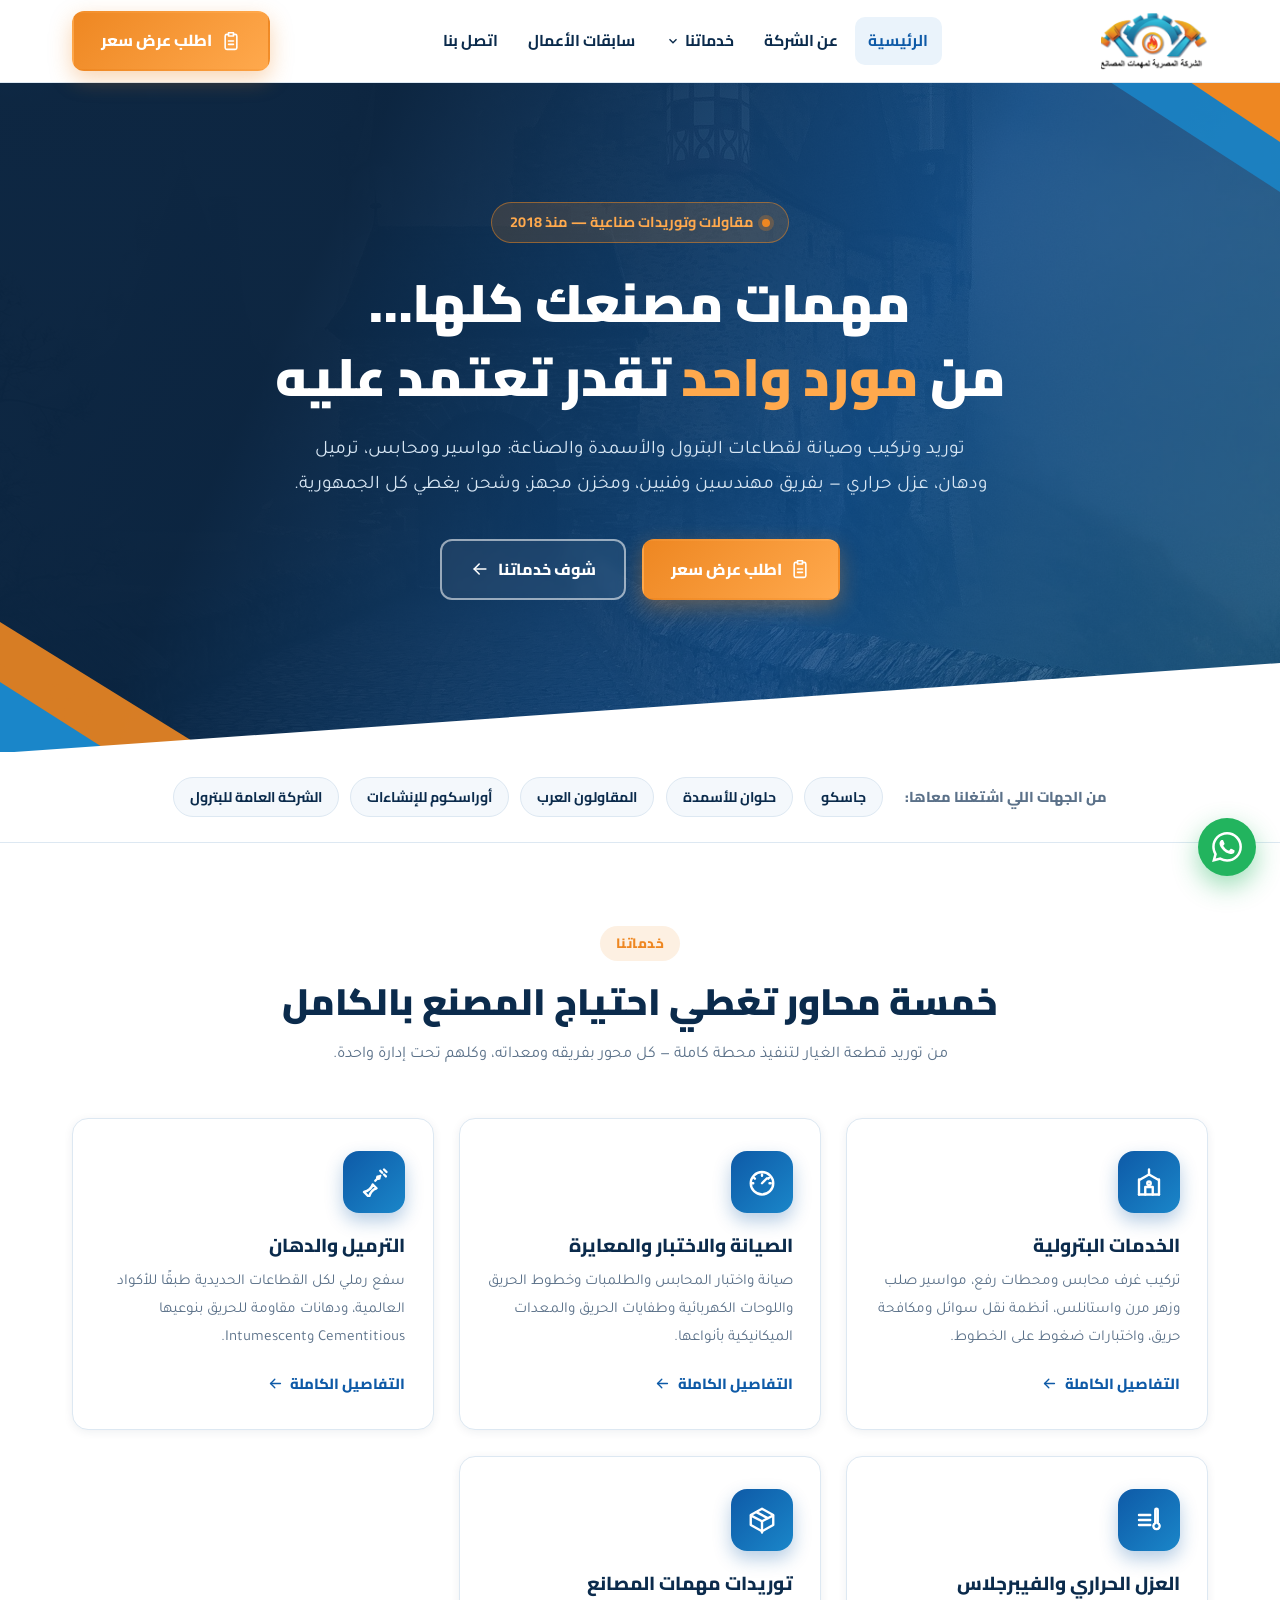
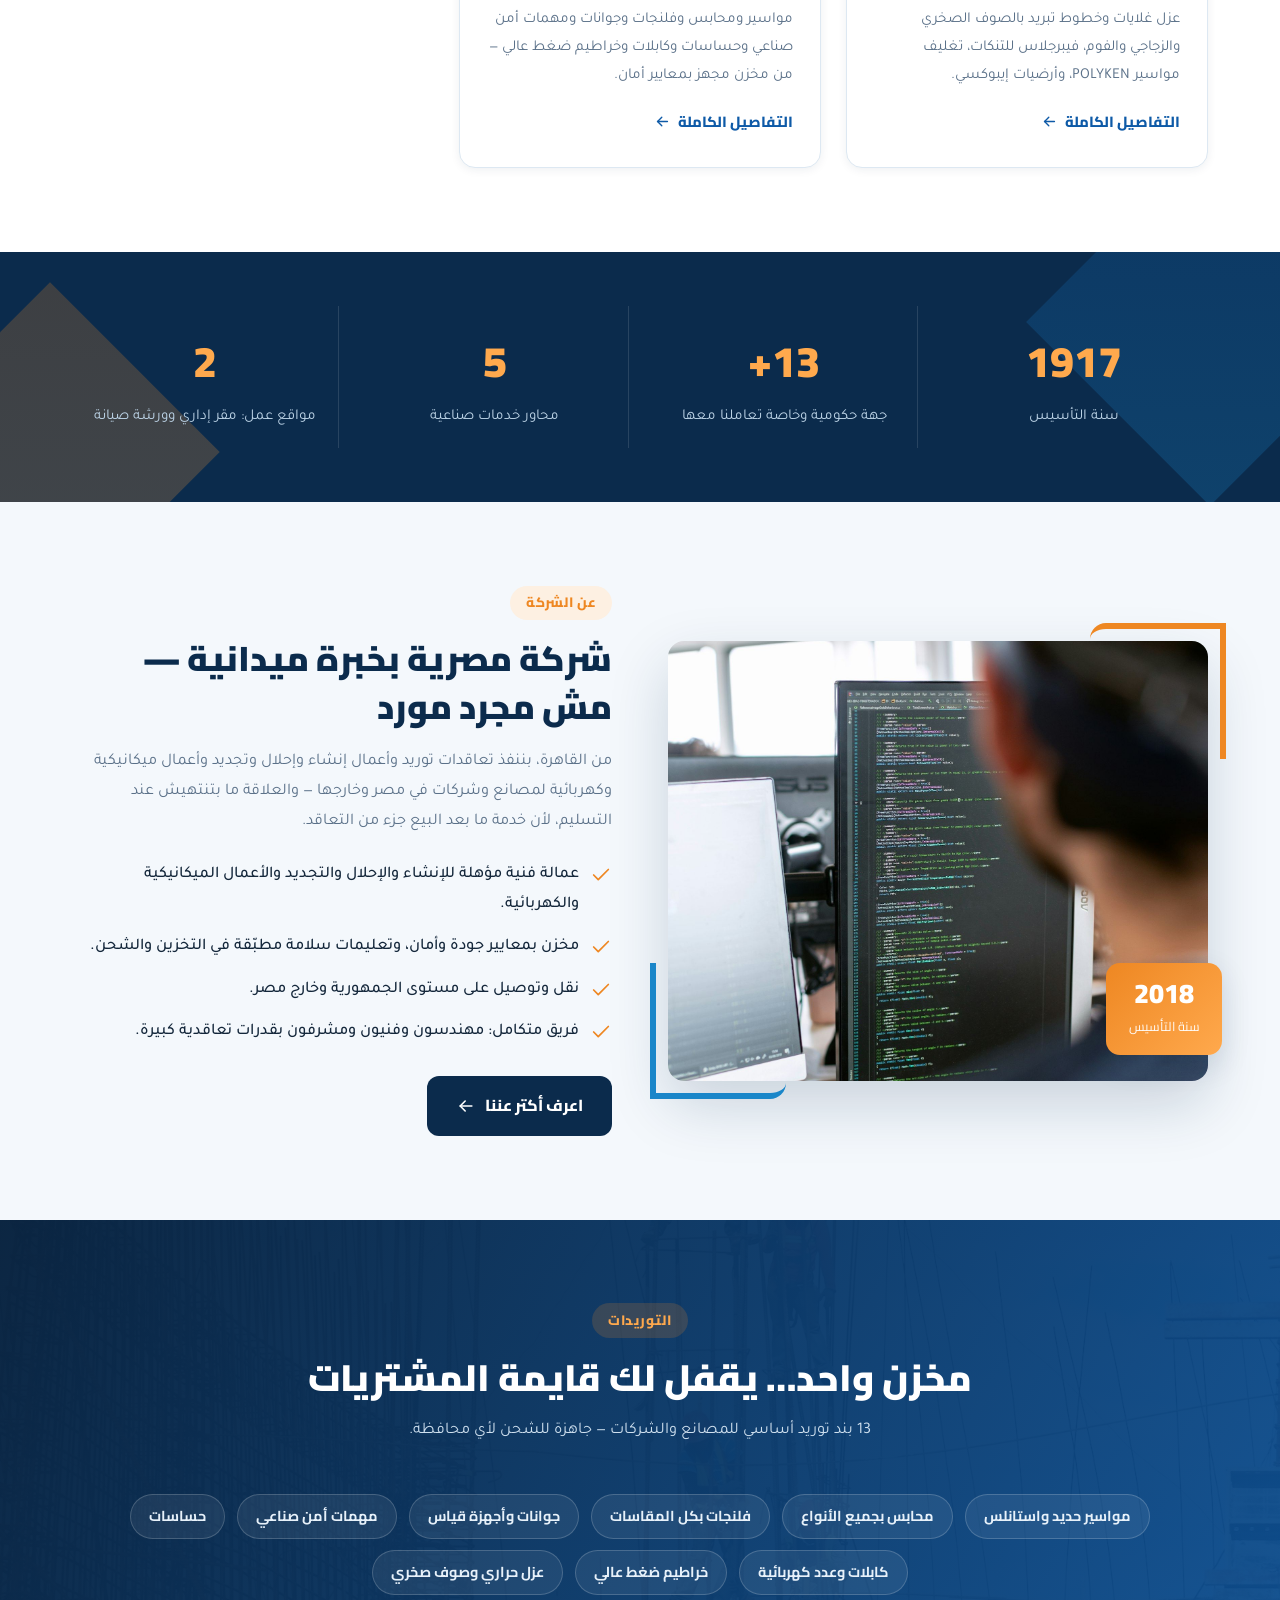
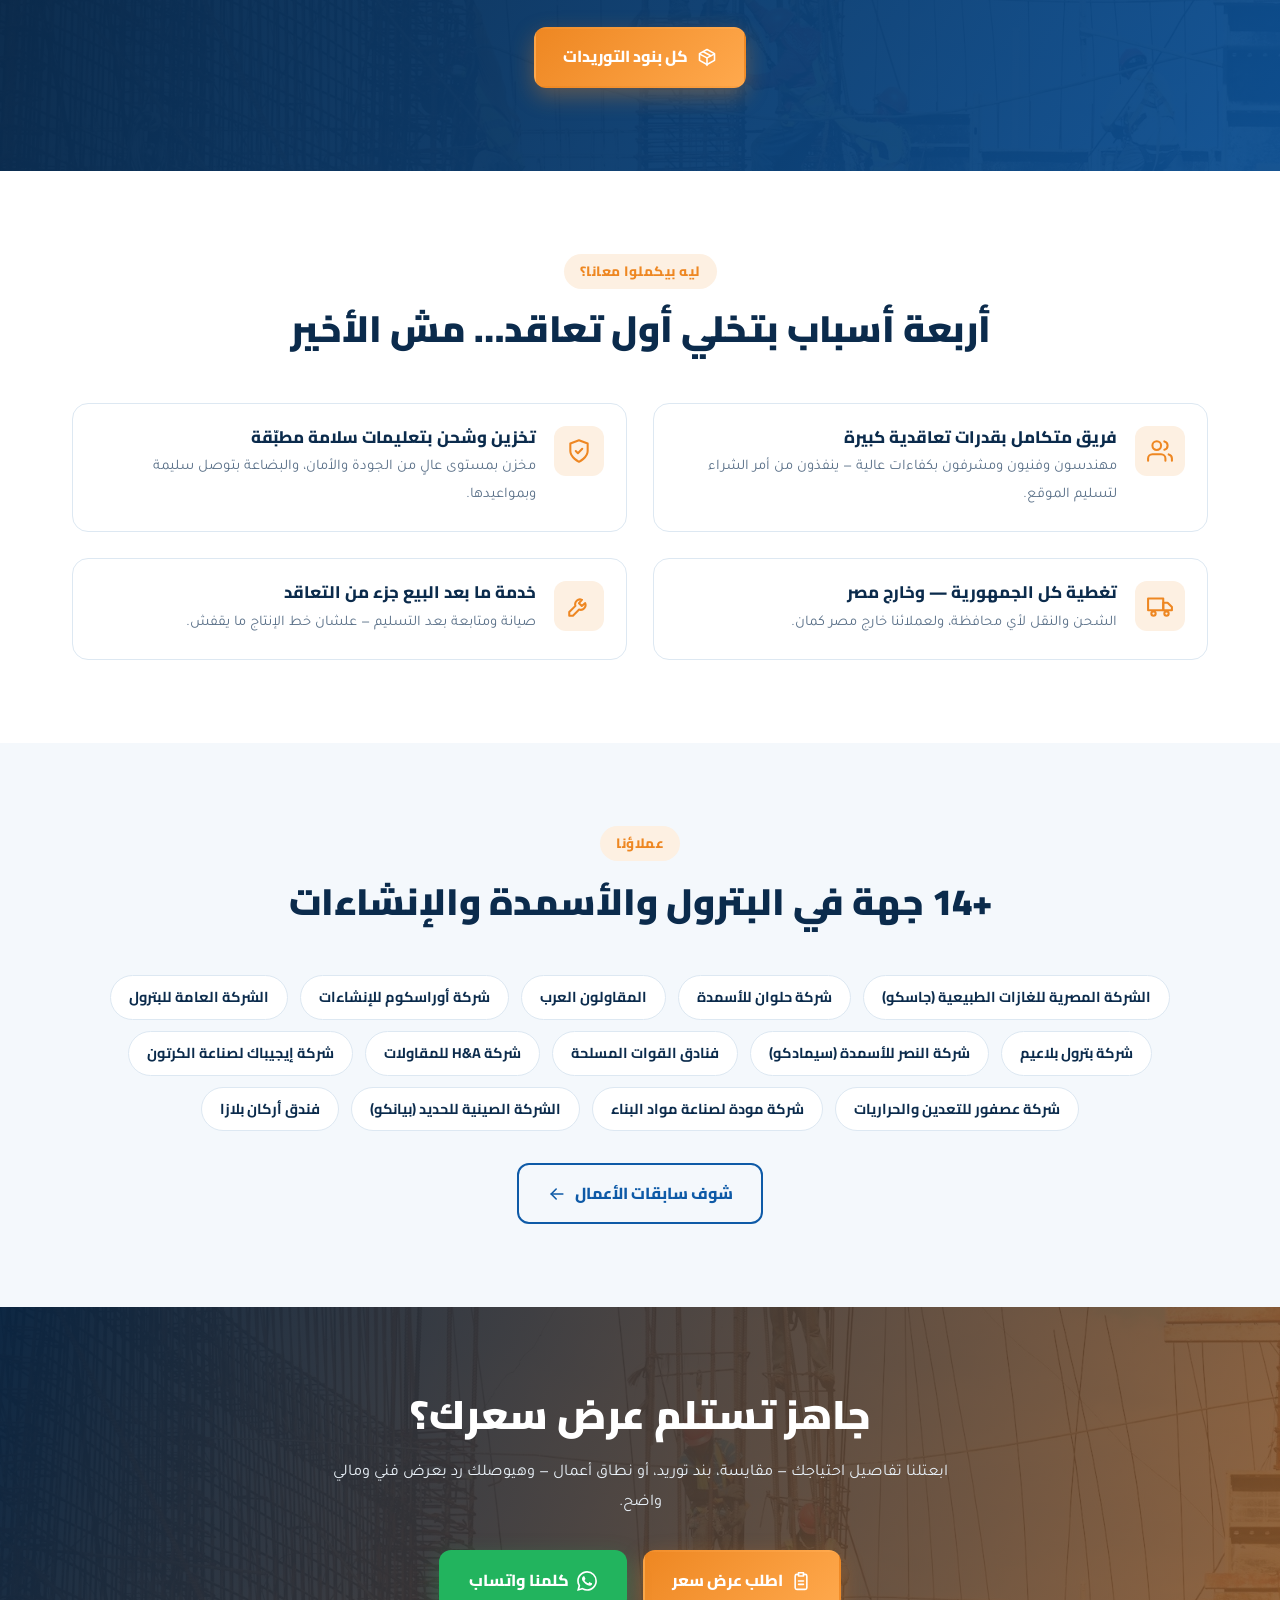
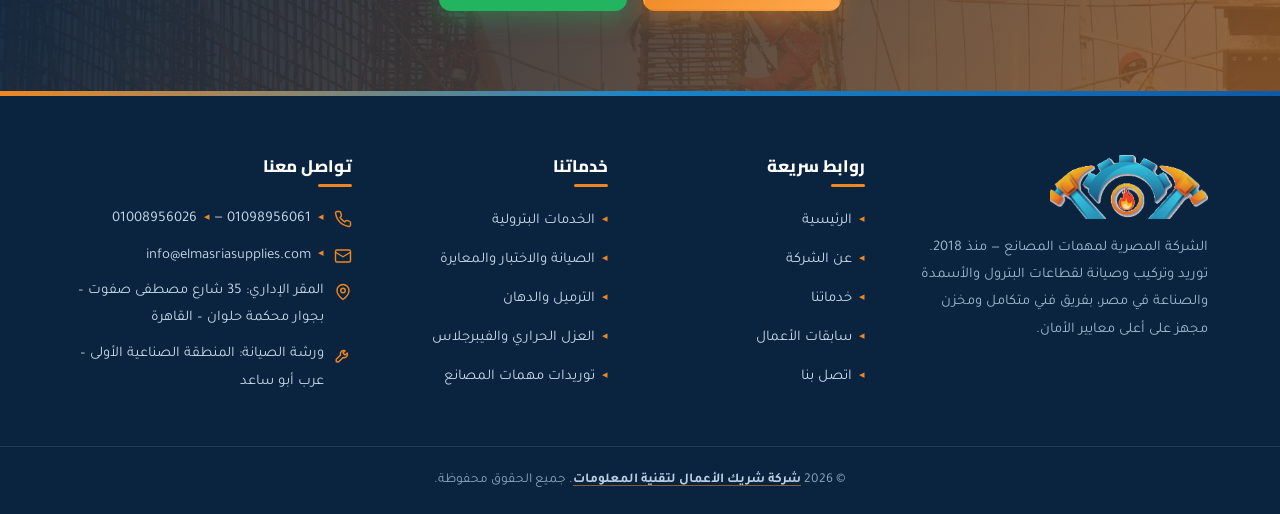
<file: index.html>
<!DOCTYPE html>
<!-- Built with Claude website-builder skill -->
<html lang="ar" dir="rtl">
<head>
<meta charset="UTF-8">
<meta name="viewport" content="width=device-width, initial-scale=1.0">
<title>الشركة المصرية لمهمات المصانع | توريدات وخدمات صناعية في مصر</title>
<meta name="description" content="توريد وتركيب وصيانة مهمات المصانع في مصر منذ 2018: مواسير ومحابس، خدمات بترولية، ترميل ودهان، وعزل حراري — لقطاعات البترول والأسمدة والكهرباء.">
<link rel="canonical" href="https://elmasriasupplies.com/">
<meta name="robots" content="index, follow, max-image-preview:large">
<meta name="theme-color" content="#0b2b4c">
<meta property="og:type" content="website">
<meta property="og:site_name" content="الشركة المصرية لمهمات المصانع">
<meta property="og:locale" content="ar_EG">
<meta property="og:title" content="الشركة المصرية لمهمات المصانع | توريدات وخدمات صناعية في مصر">
<meta property="og:description" content="توريد وتركيب وصيانة مهمات المصانع في مصر منذ 2018: مواسير ومحابس، خدمات بترولية، ترميل ودهان، وعزل حراري — لقطاعات البترول والأسمدة والكهرباء.">
<meta property="og:url" content="https://elmasriasupplies.com/">
<meta property="og:image" content="https://elmasriasupplies.com/assets/img/og-cover-v2.jpg">
<meta property="og:image:width" content="1200">
<meta property="og:image:height" content="630">
<meta property="og:image:type" content="image/jpeg">
<meta property="og:image:alt" content="الشركة المصرية لمهمات المصانع — توريد وتركيب وصيانة لقطاعات البترول والأسمدة والصناعة">
<meta name="twitter:card" content="summary_large_image">
<meta name="twitter:title" content="الشركة المصرية لمهمات المصانع | توريدات وخدمات صناعية في مصر">
<meta name="twitter:description" content="توريد وتركيب وصيانة مهمات المصانع في مصر منذ 2018: مواسير ومحابس، خدمات بترولية، ترميل ودهان، وعزل حراري — لقطاعات البترول والأسمدة والكهرباء.">
<meta name="twitter:image" content="https://elmasriasupplies.com/assets/img/og-cover-v2.jpg">
<link rel="icon" type="image/png" sizes="32x32" href="assets/img/favicon-32.png">
<link rel="icon" type="image/png" sizes="192x192" href="assets/img/favicon-192.png">
<link rel="apple-touch-icon" href="assets/img/favicon-192.png">
<link rel="preconnect" href="https://fonts.googleapis.com">
<link rel="preconnect" href="https://fonts.gstatic.com" crossorigin>
<link href="https://fonts.googleapis.com/css2?family=Cairo:wght@600;700;800;900&family=Tajawal:wght@400;500;700&display=swap" rel="stylesheet">
<link rel="preload" as="image" href="assets/img/hero-industrial-egypt.jpg" fetchpriority="high">
<link rel="stylesheet" href="assets/css/style.css?v=df6ea2d7">
<script type="application/ld+json">{"@context": "https://schema.org", "@type": "Organization", "@id": "https://elmasriasupplies.com/#org", "name": "الشركة المصرية لمهمات المصانع", "alternateName": "Egyptian Company for Factory Supplies", "url": "https://elmasriasupplies.com/", "logo": "https://elmasriasupplies.com/assets/img/logo.png", "image": "https://elmasriasupplies.com/assets/img/og-cover-v2.jpg", "email": "info@elmasriasupplies.com", "telephone": "+201098956061", "foundingDate": "2018", "address": {"@type": "PostalAddress", "streetAddress": "35 شارع مصطفى صفوت، بجوار محكمة حلوان", "addressLocality": "القاهرة", "addressCountry": "EG"}, "contactPoint": [{"@type": "ContactPoint", "telephone": "+201098956061", "contactType": "sales", "availableLanguage": ["ar"]}, {"@type": "ContactPoint", "telephone": "+201008956026", "contactType": "customer service", "availableLanguage": ["ar"]}], "areaServed": "EG"}</script>
<script type="application/ld+json">{"@context": "https://schema.org", "@type": "WebSite", "name": "الشركة المصرية لمهمات المصانع", "url": "https://elmasriasupplies.com/", "inLanguage": "ar"}</script>
</head>
<body>

<header class="header">
  <div class="container">
    <a class="brand" href="index.html" aria-label="الشركة المصرية لمهمات المصانع — الرئيسية">
      <img src="assets/img/logo.png" alt="شعار الشركة المصرية لمهمات المصانع" width="180" height="98">
    </a>
    <nav aria-label="القائمة الرئيسية"><ul class="nav"><li class="active"><a href="index.html">الرئيسية</a></li><li><a href="about.html">عن الشركة</a></li><li class="has-dd"><a href="services.html">خدماتنا <svg class="caret" viewBox="0 0 24 24" fill="none" stroke="currentColor" stroke-width="2.4"><path d="M6 9l6 6 6-6"/></svg></a><div class="dropdown"><a href="petroleum-services.html"><svg viewBox="0 0 24 24" fill="none" stroke="currentColor" stroke-width="1.9" stroke-linecap="round" stroke-linejoin="round" aria-hidden="true"><path d="M12 2v4"/><path d="M5 10l7-4 7 4"/><path d="M4 22V10m16 12V10"/><path d="M4 22h16"/><path d="M9 22v-6h6v6"/><circle cx="12" cy="13" r="1.4"/></svg> الخدمات البترولية</a><a href="maintenance-calibration.html"><svg viewBox="0 0 24 24" fill="none" stroke="currentColor" stroke-width="1.9" stroke-linecap="round" stroke-linejoin="round" aria-hidden="true"><circle cx="12" cy="13" r="9"/><path d="M12 13l4-4"/><path d="M12 6v1M5.6 8.6l.7.7M19 13h-1M5 13H4M17.7 8.6l-.7.7"/></svg> الصيانة والاختبار والمعايرة</a><a href="sandblasting-painting.html"><svg viewBox="0 0 24 24" fill="none" stroke="currentColor" stroke-width="1.9" stroke-linecap="round" stroke-linejoin="round" aria-hidden="true"><path d="M4 20c4-1 6-3 7-6l3 3c-3 1-5 3-6 7z"/><path d="M13 11l4-4"/><path d="M17 3l1.5 1.5M20 6l1.5 1.5M20 2l2 2"/><circle cx="15.5" cy="8.5" r="1"/></svg> الترميل والدهان</a><a href="thermal-insulation.html"><svg viewBox="0 0 24 24" fill="none" stroke="currentColor" stroke-width="1.9" stroke-linecap="round" stroke-linejoin="round" aria-hidden="true"><path d="M4 8h9M4 12h9M4 16h9"/><path d="M17 4v10.5a2.5 2.5 0 1 0 2 0V4a1 1 0 0 0-2 0z"/></svg> العزل الحراري والفيبرجلاس</a><a href="supplies.html"><svg viewBox="0 0 24 24" fill="none" stroke="currentColor" stroke-width="1.9" stroke-linecap="round" stroke-linejoin="round" aria-hidden="true"><path d="M21 8l-9-5-9 5v8l9 5 9-5z"/><path d="M3.3 8.5L12 13l8.7-4.5"/><path d="M12 13v9"/><path d="M7.5 5.7l9 4.8"/></svg> توريدات مهمات المصانع</a><a class="all" href="services.html">كل الخدمات <svg viewBox="0 0 24 24" fill="none" stroke="currentColor" stroke-width="1.9" stroke-linecap="round" stroke-linejoin="round" aria-hidden="true"><path d="M19 12H5"/><path d="M11 6l-6 6 6 6"/></svg></a></div></li><li><a href="projects.html">سابقات الأعمال</a></li><li><a href="contact.html">اتصل بنا</a></li></ul></nav>
    <div class="header-cta">
      <a class="btn btn-orange" href="contact.html"><svg viewBox="0 0 24 24" fill="none" stroke="currentColor" stroke-width="1.9" stroke-linecap="round" stroke-linejoin="round" aria-hidden="true"><path d="M9 2h6v4H9z"/><path d="M9 4H7a2 2 0 0 0-2 2v14a2 2 0 0 0 2 2h10a2 2 0 0 0 2-2V6a2 2 0 0 0-2-2h-2"/><path d="M9 12h6M9 16h6"/></svg> اطلب عرض سعر</a>
      <button class="burger" aria-label="فتح القائمة" aria-expanded="false"><span></span><span></span><span></span></button>
    </div>
  </div>
</header>

<section class="hero">
  <i class="ribbon tl"></i><i class="ribbon tl2"></i>
  <div class="container">
    <span class="eyebrow">مقاولات وتوريدات صناعية — منذ 2018</span>
    <h1>مهمات مصنعك كلها…<br>من <em>مورد واحد</em> تقدر تعتمد عليه</h1>
    <p>توريد وتركيب وصيانة لقطاعات البترول والأسمدة والصناعة: مواسير ومحابس، ترميل ودهان، عزل حراري — بفريق مهندسين وفنيين، ومخزن مجهز، وشحن يغطي كل الجمهورية.</p>
    <div class="hero-cta">
      <a class="btn btn-orange" href="contact.html"><svg viewBox="0 0 24 24" fill="none" stroke="currentColor" stroke-width="1.9" stroke-linecap="round" stroke-linejoin="round" aria-hidden="true"><path d="M9 2h6v4H9z"/><path d="M9 4H7a2 2 0 0 0-2 2v14a2 2 0 0 0 2 2h10a2 2 0 0 0 2-2V6a2 2 0 0 0-2-2h-2"/><path d="M9 12h6M9 16h6"/></svg> اطلب عرض سعر</a>
      <a class="btn btn-ghost" href="services.html">شوف خدماتنا <svg viewBox="0 0 24 24" fill="none" stroke="currentColor" stroke-width="1.9" stroke-linecap="round" stroke-linejoin="round" aria-hidden="true"><path d="M19 12H5"/><path d="M11 6l-6 6 6 6"/></svg></a>
    </div>
  </div>
  <i class="ribbon br"></i><i class="ribbon br2"></i>
  <div class="hero-shape"><svg viewBox="0 0 1440 90" preserveAspectRatio="none"><polygon points="0,90 1440,90 1440,0" fill="#ffffff"/></svg></div>
</section>

<section class="trust">
  <div class="container">
    <span class="tl-label">من الجهات اللي اشتغلنا معاها:</span>
    <ul><li>جاسكو</li><li>حلوان للأسمدة</li><li>المقاولون العرب</li><li>أوراسكوم للإنشاءات</li><li>الشركة العامة للبترول</li></ul>
  </div>
</section>

<section class="sec">
  <div class="container">
    <div class="sec-head rv">
      <span class="kicker">خدماتنا</span>
      <h2>خمسة محاور تغطي احتياج المصنع بالكامل</h2>
      <p>من توريد قطعة الغيار لتنفيذ محطة كاملة — كل محور بفريقه ومعداته، وكلهم تحت إدارة واحدة.</p>
    </div>
    <div class="grid g3">
      <a class="card rv d1" href="petroleum-services.html">
        <span class="ico"><svg viewBox="0 0 24 24" fill="none" stroke="currentColor" stroke-width="1.9" stroke-linecap="round" stroke-linejoin="round" aria-hidden="true"><path d="M12 2v4"/><path d="M5 10l7-4 7 4"/><path d="M4 22V10m16 12V10"/><path d="M4 22h16"/><path d="M9 22v-6h6v6"/><circle cx="12" cy="13" r="1.4"/></svg></span>
        <h3>الخدمات البترولية</h3>
        <p>تركيب غرف محابس ومحطات رفع، مواسير صلب وزهر مرن واستانلس، أنظمة نقل سوائل ومكافحة حريق، واختبارات ضغوط على الخطوط.</p>
        <span class="more">التفاصيل الكاملة <svg viewBox="0 0 24 24" fill="none" stroke="currentColor" stroke-width="1.9" stroke-linecap="round" stroke-linejoin="round" aria-hidden="true"><path d="M19 12H5"/><path d="M11 6l-6 6 6 6"/></svg></span>
      </a>
      <a class="card rv d2" href="maintenance-calibration.html">
        <span class="ico"><svg viewBox="0 0 24 24" fill="none" stroke="currentColor" stroke-width="1.9" stroke-linecap="round" stroke-linejoin="round" aria-hidden="true"><circle cx="12" cy="13" r="9"/><path d="M12 13l4-4"/><path d="M12 6v1M5.6 8.6l.7.7M19 13h-1M5 13H4M17.7 8.6l-.7.7"/></svg></span>
        <h3>الصيانة والاختبار والمعايرة</h3>
        <p>صيانة واختبار المحابس والطلمبات وخطوط الحريق واللوحات الكهربائية وطفايات الحريق والمعدات الميكانيكية بأنواعها.</p>
        <span class="more">التفاصيل الكاملة <svg viewBox="0 0 24 24" fill="none" stroke="currentColor" stroke-width="1.9" stroke-linecap="round" stroke-linejoin="round" aria-hidden="true"><path d="M19 12H5"/><path d="M11 6l-6 6 6 6"/></svg></span>
      </a>
      <a class="card rv d3" href="sandblasting-painting.html">
        <span class="ico"><svg viewBox="0 0 24 24" fill="none" stroke="currentColor" stroke-width="1.9" stroke-linecap="round" stroke-linejoin="round" aria-hidden="true"><path d="M4 20c4-1 6-3 7-6l3 3c-3 1-5 3-6 7z"/><path d="M13 11l4-4"/><path d="M17 3l1.5 1.5M20 6l1.5 1.5M20 2l2 2"/><circle cx="15.5" cy="8.5" r="1"/></svg></span>
        <h3>الترميل والدهان</h3>
        <p>سفع رملي لكل القطاعات الحديدية طبقًا للأكواد العالمية، ودهانات مقاومة للحريق بنوعيها Cementitious وIntumescent.</p>
        <span class="more">التفاصيل الكاملة <svg viewBox="0 0 24 24" fill="none" stroke="currentColor" stroke-width="1.9" stroke-linecap="round" stroke-linejoin="round" aria-hidden="true"><path d="M19 12H5"/><path d="M11 6l-6 6 6 6"/></svg></span>
      </a>
      <a class="card rv d4" href="thermal-insulation.html">
        <span class="ico"><svg viewBox="0 0 24 24" fill="none" stroke="currentColor" stroke-width="1.9" stroke-linecap="round" stroke-linejoin="round" aria-hidden="true"><path d="M4 8h9M4 12h9M4 16h9"/><path d="M17 4v10.5a2.5 2.5 0 1 0 2 0V4a1 1 0 0 0-2 0z"/></svg></span>
        <h3>العزل الحراري والفيبرجلاس</h3>
        <p>عزل غلايات وخطوط تبريد بالصوف الصخري والزجاجي والفوم، فيبرجلاس للتنكات، تغليف مواسير POLYKEN، وأرضيات إيبوكسي.</p>
        <span class="more">التفاصيل الكاملة <svg viewBox="0 0 24 24" fill="none" stroke="currentColor" stroke-width="1.9" stroke-linecap="round" stroke-linejoin="round" aria-hidden="true"><path d="M19 12H5"/><path d="M11 6l-6 6 6 6"/></svg></span>
      </a>
      <a class="card rv d1" href="supplies.html">
        <span class="ico"><svg viewBox="0 0 24 24" fill="none" stroke="currentColor" stroke-width="1.9" stroke-linecap="round" stroke-linejoin="round" aria-hidden="true"><path d="M21 8l-9-5-9 5v8l9 5 9-5z"/><path d="M3.3 8.5L12 13l8.7-4.5"/><path d="M12 13v9"/><path d="M7.5 5.7l9 4.8"/></svg></span>
        <h3>توريدات مهمات المصانع</h3>
        <p>مواسير ومحابس وفلنجات وجوانات ومهمات أمن صناعي وحساسات وكابلات وخراطيم ضغط عالي — من مخزن مجهز بمعايير أمان.</p>
        <span class="more">التفاصيل الكاملة <svg viewBox="0 0 24 24" fill="none" stroke="currentColor" stroke-width="1.9" stroke-linecap="round" stroke-linejoin="round" aria-hidden="true"><path d="M19 12H5"/><path d="M11 6l-6 6 6 6"/></svg></span>
      </a></div>
  </div>
</section>

<section class="stats">
  <div class="container">
    <div class="stat rv"><b data-count="2018">0</b><span>سنة التأسيس</span></div>
    <div class="stat rv d1"><b data-count="14" data-suffix="+">0</b><span>جهة حكومية وخاصة تعاملنا معها</span></div>
    <div class="stat rv d2"><b data-count="5">0</b><span>محاور خدمات صناعية</span></div>
    <div class="stat rv d3"><b data-count="2">0</b><span>مواقع عمل: مقر إداري وورشة صيانة</span></div>
  </div>
</section>

<section class="sec alt">
  <div class="container split">
    <div class="split-img rv">
      <img src="assets/img/engineer-site-inspection.jpg" alt="مهندس موقع أثناء فحص أعمال صناعية" width="700" height="440" loading="lazy">
      <div class="badge-year"><b>2018</b><span>سنة التأسيس</span></div>
    </div>
    <div class="split-txt rv d1">
      <span class="kicker">عن الشركة</span>
      <h2>شركة مصرية بخبرة ميدانية — مش مجرد مورد</h2>
      <p>من القاهرة، بننفذ تعاقدات توريد وأعمال إنشاء وإحلال وتجديد وأعمال ميكانيكية وكهربائية لمصانع وشركات في مصر وخارجها — والعلاقة ما بتنتهيش عند التسليم، لأن خدمة ما بعد البيع جزء من التعاقد.</p>
      <ul class="checks">
        <li><svg viewBox="0 0 24 24" fill="none" stroke="currentColor" stroke-width="1.9" stroke-linecap="round" stroke-linejoin="round" aria-hidden="true"><path d="M20 6L9 17l-5-5"/></svg> <span>عمالة فنية مؤهلة للإنشاء والإحلال والتجديد والأعمال الميكانيكية والكهربائية.</span></li>
        <li><svg viewBox="0 0 24 24" fill="none" stroke="currentColor" stroke-width="1.9" stroke-linecap="round" stroke-linejoin="round" aria-hidden="true"><path d="M20 6L9 17l-5-5"/></svg> <span>مخزن بمعايير جودة وأمان، وتعليمات سلامة مطبّقة في التخزين والشحن.</span></li>
        <li><svg viewBox="0 0 24 24" fill="none" stroke="currentColor" stroke-width="1.9" stroke-linecap="round" stroke-linejoin="round" aria-hidden="true"><path d="M20 6L9 17l-5-5"/></svg> <span>نقل وتوصيل على مستوى الجمهورية وخارج مصر.</span></li>
        <li><svg viewBox="0 0 24 24" fill="none" stroke="currentColor" stroke-width="1.9" stroke-linecap="round" stroke-linejoin="round" aria-hidden="true"><path d="M20 6L9 17l-5-5"/></svg> <span>فريق متكامل: مهندسون وفنيون ومشرفون بقدرات تعاقدية كبيرة.</span></li>
      </ul>
      <a class="btn btn-navy" href="about.html">اعرف أكتر عننا <svg viewBox="0 0 24 24" fill="none" stroke="currentColor" stroke-width="1.9" stroke-linecap="round" stroke-linejoin="round" aria-hidden="true"><path d="M19 12H5"/><path d="M11 6l-6 6 6 6"/></svg></a>
    </div>
  </div>
</section>

<section class="band sec">
  <div class="container">
    <div class="sec-head rv">
      <span class="kicker">التوريدات</span>
      <h2>مخزن واحد… يقفل لك قايمة المشتريات</h2>
      <p>13 بند توريد أساسي للمصانع والشركات — جاهزة للشحن لأي محافظة.</p>
    </div>
    <ul class="chips rv d1"><li>مواسير حديد واستانلس</li><li>محابس بجميع الأنواع</li><li>فلنجات بكل المقاسات</li><li>جوانات وأجهزة قياس</li><li>مهمات أمن صناعي</li><li>حساسات</li><li>كابلات وعدد كهربائية</li><li>خراطيم ضغط عالي</li><li>عزل حراري وصوف صخري</li></ul>
    <p class="center mt-2 rv d2"><a class="btn btn-orange" href="supplies.html"><svg viewBox="0 0 24 24" fill="none" stroke="currentColor" stroke-width="1.9" stroke-linecap="round" stroke-linejoin="round" aria-hidden="true"><path d="M21 8l-9-5-9 5v8l9 5 9-5z"/><path d="M3.3 8.5L12 13l8.7-4.5"/><path d="M12 13v9"/><path d="M7.5 5.7l9 4.8"/></svg> كل بنود التوريدات</a></p>
  </div>
</section>

<section class="sec">
  <div class="container">
    <div class="sec-head rv">
      <span class="kicker">ليه بيكملوا معانا؟</span>
      <h2>أربعة أسباب بتخلي أول تعاقد… مش الأخير</h2>
    </div>
    <div class="grid g2">
      <div class="feat rv"><span class="fi"><svg viewBox="0 0 24 24" fill="none" stroke="currentColor" stroke-width="1.9" stroke-linecap="round" stroke-linejoin="round" aria-hidden="true"><path d="M17 21v-2a4 4 0 0 0-4-4H5a4 4 0 0 0-4 4v2"/><circle cx="9" cy="7" r="4"/><path d="M23 21v-2a4 4 0 0 0-3-3.87"/><path d="M16 3.13a4 4 0 0 1 0 7.75"/></svg></span><div><h3>فريق متكامل بقدرات تعاقدية كبيرة</h3><p>مهندسون وفنيون ومشرفون بكفاءات عالية — ينفذون من أمر الشراء لتسليم الموقع.</p></div></div>
      <div class="feat rv d1"><span class="fi"><svg viewBox="0 0 24 24" fill="none" stroke="currentColor" stroke-width="1.9" stroke-linecap="round" stroke-linejoin="round" aria-hidden="true"><path d="M12 22s8-4 8-10V5l-8-3-8 3v7c0 6 8 10 8 10z"/><path d="M9 12l2 2 4-4"/></svg></span><div><h3>تخزين وشحن بتعليمات سلامة مطبّقة</h3><p>مخزن بمستوى عالٍ من الجودة والأمان، والبضاعة بتوصل سليمة وبمواعيدها.</p></div></div>
      <div class="feat rv d2"><span class="fi"><svg viewBox="0 0 24 24" fill="none" stroke="currentColor" stroke-width="1.9" stroke-linecap="round" stroke-linejoin="round" aria-hidden="true"><path d="M1 5h14v11H1z"/><path d="M15 9h4l4 4v3h-8z"/><circle cx="6" cy="19" r="2"/><circle cx="18" cy="19" r="2"/></svg></span><div><h3>تغطية كل الجمهورية — وخارج مصر</h3><p>الشحن والنقل لأي محافظة، ولعملائنا خارج مصر كمان.</p></div></div>
      <div class="feat rv d3"><span class="fi"><svg viewBox="0 0 24 24" fill="none" stroke="currentColor" stroke-width="1.9" stroke-linecap="round" stroke-linejoin="round" aria-hidden="true"><path d="M14.7 6.3a4.5 4.5 0 0 0-6 5.6L3 17.6V21h3.4l5.7-5.7a4.5 4.5 0 0 0 5.6-6L14.6 12l-2.6-2.6 2.7-3.1z"/></svg></span><div><h3>خدمة ما بعد البيع جزء من التعاقد</h3><p>صيانة ومتابعة بعد التسليم — علشان خط الإنتاج ما يقفش.</p></div></div>
    </div>
  </div>
</section>

<section class="sec alt">
  <div class="container">
    <div class="sec-head rv">
      <span class="kicker">عملاؤنا</span>
      <h2>+14 جهة في البترول والأسمدة والإنشاءات</h2>
    </div>
    <ul class="chips light rv d1"><li>الشركة المصرية للغازات الطبيعية (جاسكو)</li><li>شركة حلوان للأسمدة</li><li>المقاولون العرب</li><li>شركة أوراسكوم للإنشاءات</li><li>الشركة العامة للبترول</li><li>شركة بترول بلاعيم</li><li>شركة النصر للأسمدة (سيمادكو)</li><li>فنادق القوات المسلحة</li><li>شركة H&A للمقاولات</li><li>شركة إيجيباك لصناعة الكرتون</li><li>شركة عصفور للتعدين والحراريات</li><li>شركة مودة لصناعة مواد البناء</li><li>الشركة الصينية للحديد (بيانكو)</li><li>فندق أركان بلازا</li></ul>
    <p class="center mt-2 rv d2"><a class="btn btn-line" href="projects.html">شوف سابقات الأعمال <svg viewBox="0 0 24 24" fill="none" stroke="currentColor" stroke-width="1.9" stroke-linecap="round" stroke-linejoin="round" aria-hidden="true"><path d="M19 12H5"/><path d="M11 6l-6 6 6 6"/></svg></a></p>
  </div>
</section>


<section class="cta-banner">
  <div class="container rv">
    <h2>جاهز تستلم عرض سعرك؟</h2>
    <p>ابعتلنا تفاصيل احتياجك — مقايسة، بند توريد، أو نطاق أعمال — وهيوصلك رد بعرض فني ومالي واضح.</p>
    <div class="hero-cta">
      <a class="btn btn-orange" href="contact.html"><svg viewBox="0 0 24 24" fill="none" stroke="currentColor" stroke-width="1.9" stroke-linecap="round" stroke-linejoin="round" aria-hidden="true"><path d="M9 2h6v4H9z"/><path d="M9 4H7a2 2 0 0 0-2 2v14a2 2 0 0 0 2 2h10a2 2 0 0 0 2-2V6a2 2 0 0 0-2-2h-2"/><path d="M9 12h6M9 16h6"/></svg> اطلب عرض سعر</a>
      <a class="btn btn-wa" href="https://wa.me/201098956061" target="_blank" rel="noopener"><svg viewBox="0 0 24 24" fill="currentColor" aria-hidden="true"><path d="M17.472 14.382c-.297-.149-1.758-.867-2.03-.967-.273-.099-.471-.148-.67.15-.197.297-.767.966-.94 1.164-.173.199-.347.223-.644.075-.297-.15-1.255-.463-2.39-1.475-.883-.788-1.48-1.761-1.653-2.059-.173-.297-.018-.458.13-.606.134-.133.298-.347.446-.52.149-.174.198-.298.298-.497.099-.198.05-.371-.025-.52-.075-.149-.669-1.612-.916-2.207-.242-.579-.487-.5-.669-.51-.173-.008-.371-.01-.57-.01-.198 0-.52.074-.792.372-.272.297-1.04 1.016-1.04 2.479 0 1.462 1.065 2.875 1.213 3.074.149.198 2.096 3.2 5.077 4.487.709.306 1.262.489 1.694.625.712.227 1.36.195 1.871.118.571-.085 1.758-.719 2.006-1.413.248-.694.248-1.289.173-1.413-.074-.124-.272-.198-.57-.347m-5.421 7.403h-.004a9.87 9.87 0 01-5.031-1.378l-.361-.214-3.741.982.998-3.648-.235-.374a9.86 9.86 0 01-1.51-5.26c.001-5.45 4.436-9.884 9.888-9.884 2.64 0 5.122 1.03 6.988 2.898a9.825 9.825 0 012.893 6.994c-.003 5.45-4.437 9.884-9.885 9.884m8.413-18.297A11.815 11.815 0 0012.05 0C5.495 0 .16 5.335.157 11.892c0 2.096.547 4.142 1.588 5.945L.057 24l6.305-1.654a11.882 11.882 0 005.683 1.448h.005c6.554 0 11.89-5.335 11.893-11.893a11.821 11.821 0 00-3.48-8.413z"/></svg> كلمنا واتساب</a>
    </div>
  </div>
</section>


<footer class="footer">
  <div class="container">
    <div class="fgrid">
      <div class="fbrand">
        <img src="assets/img/logo-emblem.png" alt="الشركة المصرية لمهمات المصانع" width="158" height="64" loading="lazy">
        <p>الشركة المصرية لمهمات المصانع — منذ 2018. توريد وتركيب وصيانة لقطاعات البترول والأسمدة والصناعة في مصر، بفريق فني متكامل ومخزن مجهز على أعلى معايير الأمان.</p>
      </div>
      <div>
        <h4>روابط سريعة</h4>
        <ul><li><a href="index.html">الرئيسية</a></li><li><a href="about.html">عن الشركة</a></li><li><a href="services.html">خدماتنا</a></li><li><a href="projects.html">سابقات الأعمال</a></li><li><a href="contact.html">اتصل بنا</a></li></ul>
      </div>
      <div>
        <h4>خدماتنا</h4>
        <ul><li><a href="petroleum-services.html">الخدمات البترولية</a></li><li><a href="maintenance-calibration.html">الصيانة والاختبار والمعايرة</a></li><li><a href="sandblasting-painting.html">الترميل والدهان</a></li><li><a href="thermal-insulation.html">العزل الحراري والفيبرجلاس</a></li><li><a href="supplies.html">توريدات مهمات المصانع</a></li></ul>
      </div>
      <div>
        <h4>تواصل معنا</h4>
        <ul class="fcontact">
          <li><svg viewBox="0 0 24 24" fill="none" stroke="currentColor" stroke-width="1.9" stroke-linecap="round" stroke-linejoin="round" aria-hidden="true"><path d="M22 16.9v3a2 2 0 0 1-2.2 2 19.8 19.8 0 0 1-8.6-3.1 19.5 19.5 0 0 1-6-6A19.8 19.8 0 0 1 2.1 4.2 2 2 0 0 1 4.1 2h3a2 2 0 0 1 2 1.7c.13.96.36 1.9.7 2.8a2 2 0 0 1-.45 2.1L8.1 9.9a16 16 0 0 0 6 6l1.3-1.27a2 2 0 0 1 2.1-.45c.9.34 1.84.57 2.8.7A2 2 0 0 1 22 16.9z"/></svg> <span><a href="tel:+201098956061"><bdo dir="ltr">01098956061</bdo></a> — <a href="tel:+201008956026"><bdo dir="ltr">01008956026</bdo></a></span></li>
          <li><svg viewBox="0 0 24 24" fill="none" stroke="currentColor" stroke-width="1.9" stroke-linecap="round" stroke-linejoin="round" aria-hidden="true"><rect x="2" y="4" width="20" height="16" rx="2"/><path d="M22 7l-10 6L2 7"/></svg> <a href="mailto:info@elmasriasupplies.com">info@elmasriasupplies.com</a></li>
          <li><svg viewBox="0 0 24 24" fill="none" stroke="currentColor" stroke-width="1.9" stroke-linecap="round" stroke-linejoin="round" aria-hidden="true"><path d="M20 10c0 6-8 12-8 12S4 16 4 10a8 8 0 1 1 16 0z"/><circle cx="12" cy="10" r="3"/></svg> <span>المقر الإداري: 35 شارع مصطفى صفوت – بجوار محكمة حلوان – القاهرة</span></li>
          <li><svg viewBox="0 0 24 24" fill="none" stroke="currentColor" stroke-width="1.9" stroke-linecap="round" stroke-linejoin="round" aria-hidden="true"><path d="M14.7 6.3a4.5 4.5 0 0 0-6 5.6L3 17.6V21h3.4l5.7-5.7a4.5 4.5 0 0 0 5.6-6L14.6 12l-2.6-2.6 2.7-3.1z"/></svg> <span>ورشة الصيانة: المنطقة الصناعية الأولى – عرب أبو ساعد</span></li>
        </ul>
      </div>
    </div>
  </div>
  <div class="fbottom">
    <div class="container">© 2026 <a href="https://bp-eg.com" target="_blank" rel="noopener">شركة شريك الأعمال لتقنية المعلومات</a>. جميع الحقوق محفوظة.</div>
  </div>
</footer>
<a class="wa-float" href="https://wa.me/201098956061?text=%D8%A3%D9%87%D9%84%D8%A7%D9%8B%D8%8C%20%D8%B9%D8%A7%D9%8A%D8%B2%20%D8%A3%D8%B7%D9%84%D8%A8%20%D8%B9%D8%B1%D8%B6%20%D8%B3%D8%B9%D8%B1" aria-label="تواصل معنا على واتساب" target="_blank" rel="noopener"><svg viewBox="0 0 24 24" fill="currentColor" aria-hidden="true"><path d="M17.472 14.382c-.297-.149-1.758-.867-2.03-.967-.273-.099-.471-.148-.67.15-.197.297-.767.966-.94 1.164-.173.199-.347.223-.644.075-.297-.15-1.255-.463-2.39-1.475-.883-.788-1.48-1.761-1.653-2.059-.173-.297-.018-.458.13-.606.134-.133.298-.347.446-.52.149-.174.198-.298.298-.497.099-.198.05-.371-.025-.52-.075-.149-.669-1.612-.916-2.207-.242-.579-.487-.5-.669-.51-.173-.008-.371-.01-.57-.01-.198 0-.52.074-.792.372-.272.297-1.04 1.016-1.04 2.479 0 1.462 1.065 2.875 1.213 3.074.149.198 2.096 3.2 5.077 4.487.709.306 1.262.489 1.694.625.712.227 1.36.195 1.871.118.571-.085 1.758-.719 2.006-1.413.248-.694.248-1.289.173-1.413-.074-.124-.272-.198-.57-.347m-5.421 7.403h-.004a9.87 9.87 0 01-5.031-1.378l-.361-.214-3.741.982.998-3.648-.235-.374a9.86 9.86 0 01-1.51-5.26c.001-5.45 4.436-9.884 9.888-9.884 2.64 0 5.122 1.03 6.988 2.898a9.825 9.825 0 012.893 6.994c-.003 5.45-4.437 9.884-9.885 9.884m8.413-18.297A11.815 11.815 0 0012.05 0C5.495 0 .16 5.335.157 11.892c0 2.096.547 4.142 1.588 5.945L.057 24l6.305-1.654a11.882 11.882 0 005.683 1.448h.005c6.554 0 11.89-5.335 11.893-11.893a11.821 11.821 0 00-3.48-8.413z"/></svg></a>
<script src="assets/js/main.js?v=25f01ce3" defer></script>
</body>
</html>
</file>
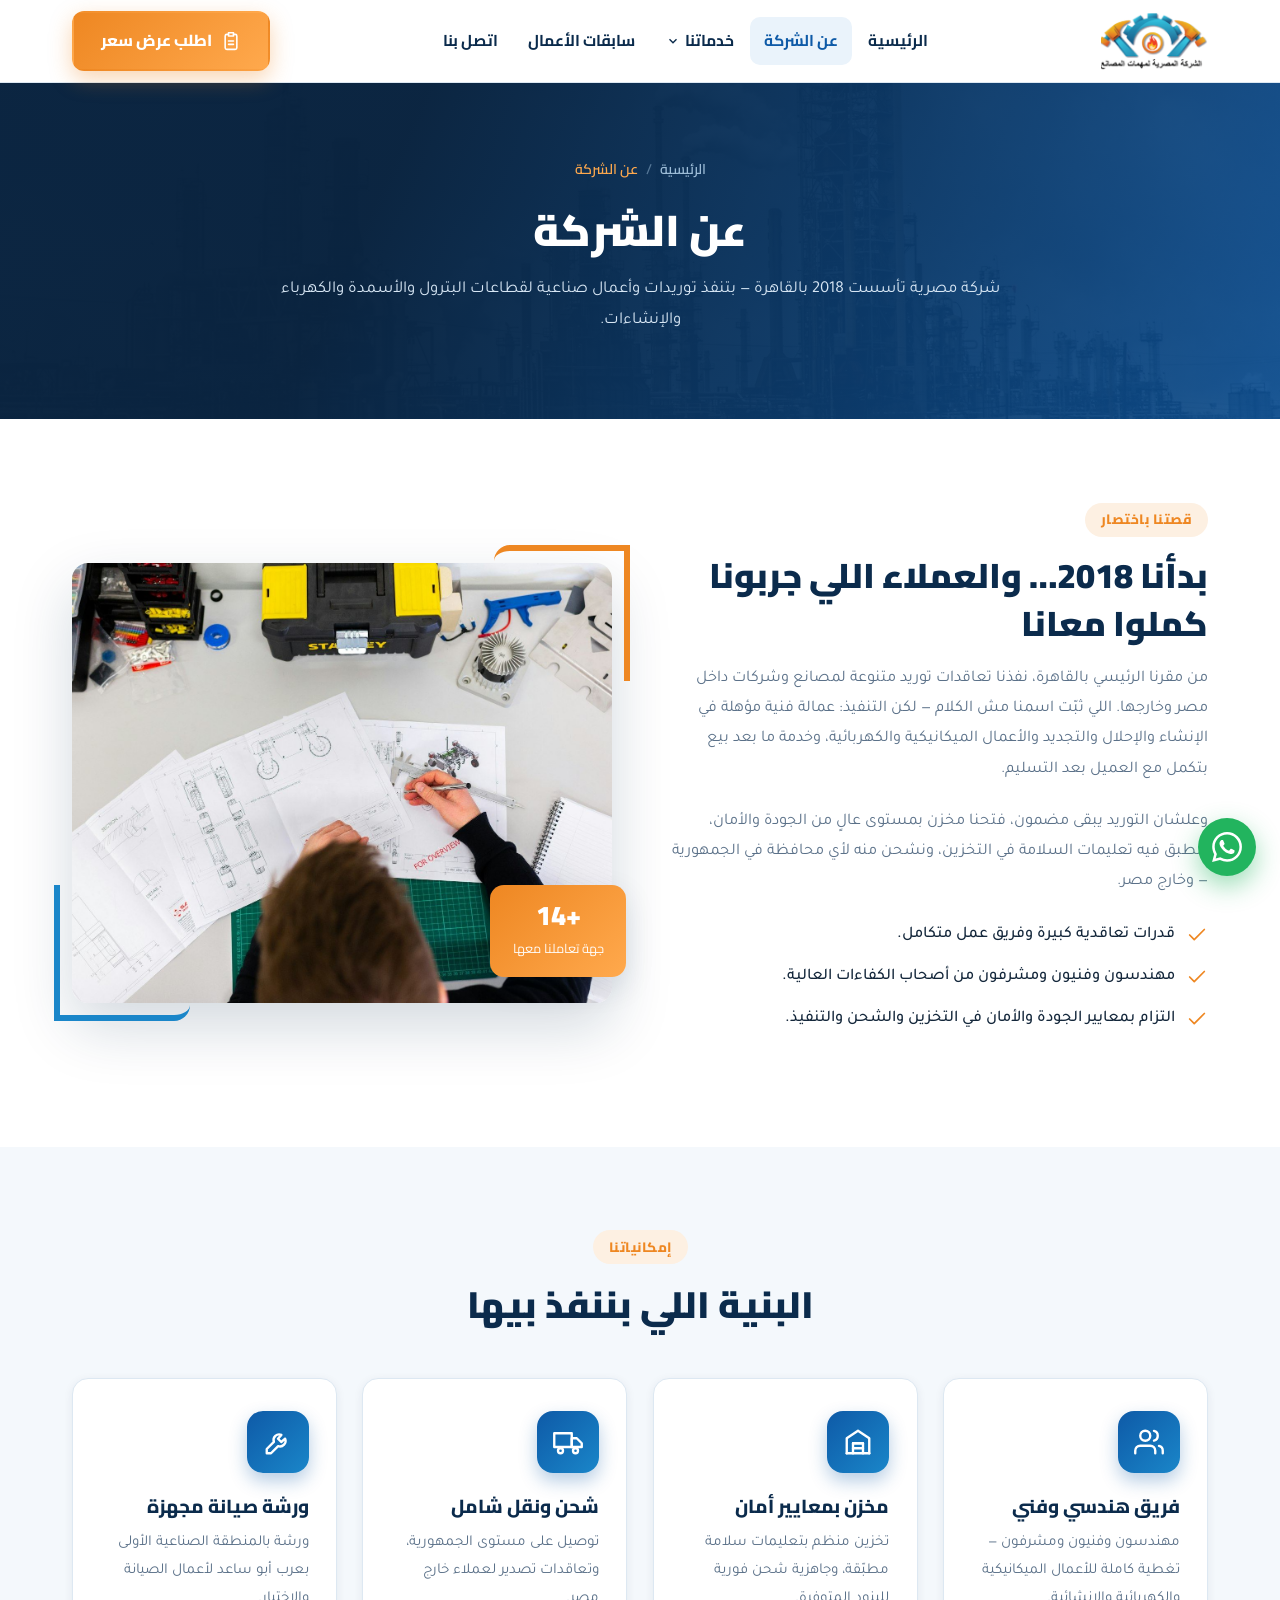
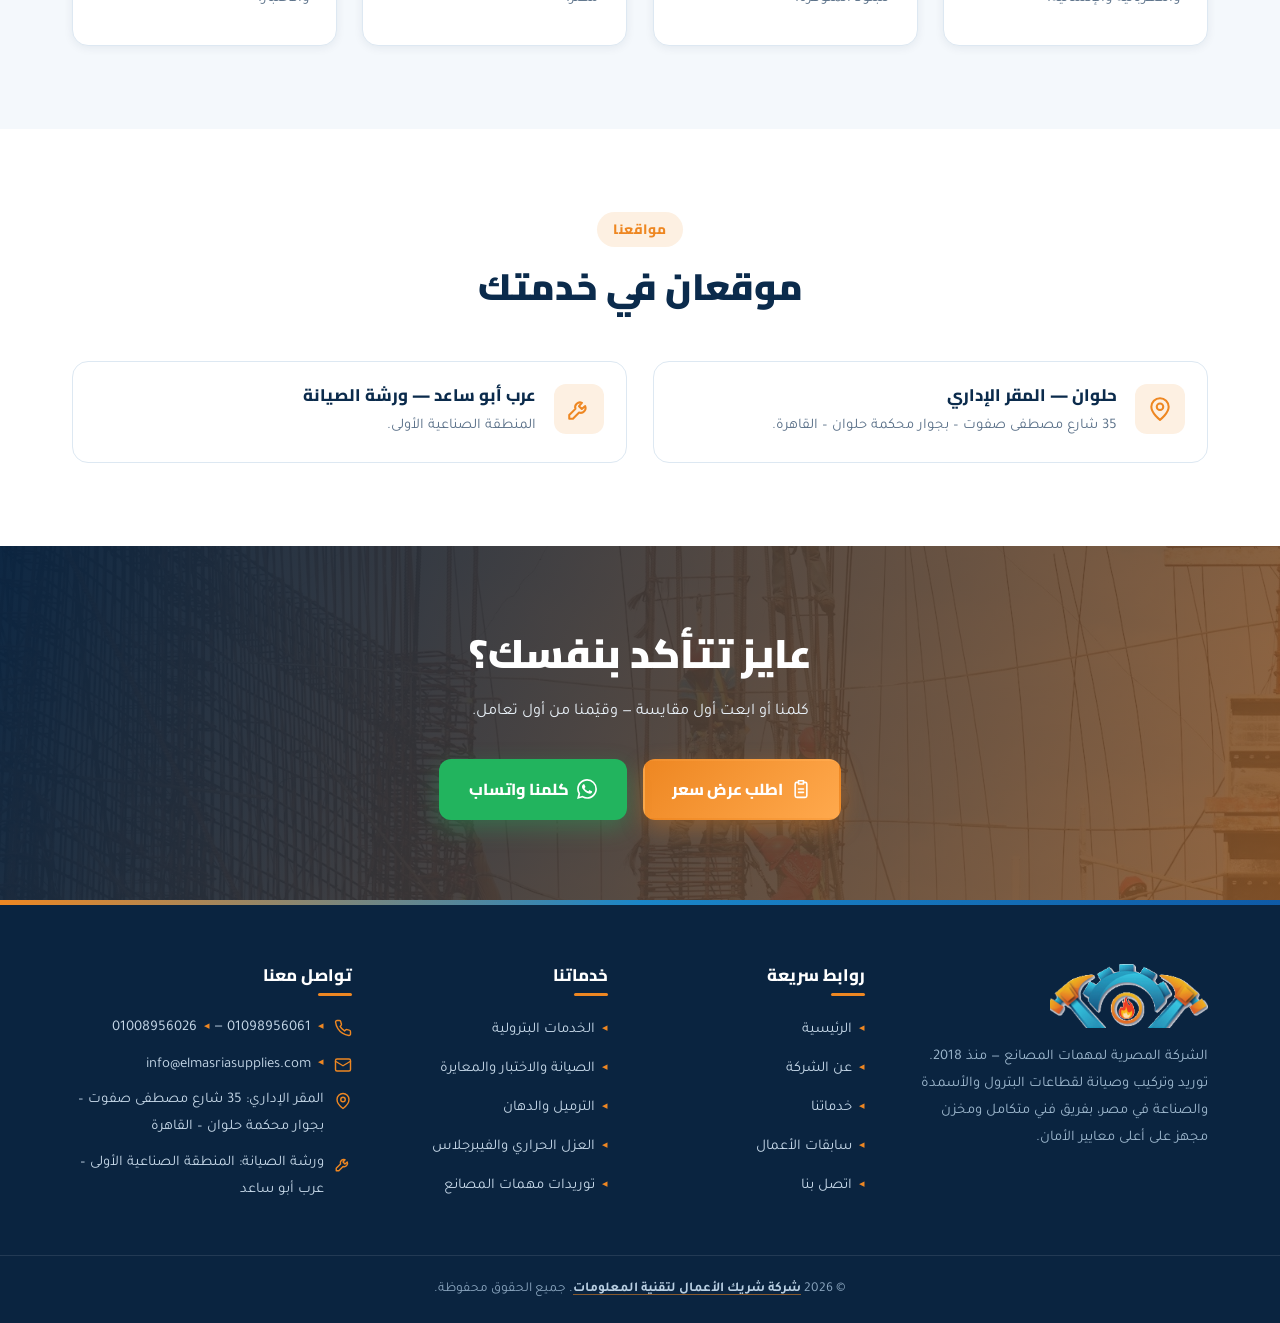
<file: about.html>
<!DOCTYPE html>
<!-- Built with Claude website-builder skill -->
<html lang="ar" dir="rtl">
<head>
<meta charset="UTF-8">
<meta name="viewport" content="width=device-width, initial-scale=1.0">
<title>عن الشركة | الشركة المصرية لمهمات المصانع</title>
<meta name="description" content="تأسست 2018 بالقاهرة: فريق مهندسين وفنيين ومشرفين، مخزن بمعايير أمان، وشحن يغطي مصر وخارجها — لقطاعات البترول والأسمدة والصناعة.">
<link rel="canonical" href="https://elmasriasupplies.com/about.html">
<meta name="robots" content="index, follow, max-image-preview:large">
<meta name="theme-color" content="#0b2b4c">
<meta property="og:type" content="website">
<meta property="og:site_name" content="الشركة المصرية لمهمات المصانع">
<meta property="og:locale" content="ar_EG">
<meta property="og:title" content="عن الشركة | الشركة المصرية لمهمات المصانع">
<meta property="og:description" content="تأسست 2018 بالقاهرة: فريق مهندسين وفنيين ومشرفين، مخزن بمعايير أمان، وشحن يغطي مصر وخارجها — لقطاعات البترول والأسمدة والصناعة.">
<meta property="og:url" content="https://elmasriasupplies.com/about.html">
<meta property="og:image" content="https://elmasriasupplies.com/assets/img/og-cover-v2.jpg">
<meta property="og:image:width" content="1200">
<meta property="og:image:height" content="630">
<meta property="og:image:type" content="image/jpeg">
<meta property="og:image:alt" content="الشركة المصرية لمهمات المصانع — توريد وتركيب وصيانة لقطاعات البترول والأسمدة والصناعة">
<meta name="twitter:card" content="summary_large_image">
<meta name="twitter:title" content="عن الشركة | الشركة المصرية لمهمات المصانع">
<meta name="twitter:description" content="تأسست 2018 بالقاهرة: فريق مهندسين وفنيين ومشرفين، مخزن بمعايير أمان، وشحن يغطي مصر وخارجها — لقطاعات البترول والأسمدة والصناعة.">
<meta name="twitter:image" content="https://elmasriasupplies.com/assets/img/og-cover-v2.jpg">
<link rel="icon" type="image/png" sizes="32x32" href="assets/img/favicon-32.png">
<link rel="icon" type="image/png" sizes="192x192" href="assets/img/favicon-192.png">
<link rel="apple-touch-icon" href="assets/img/favicon-192.png">
<link rel="preconnect" href="https://fonts.googleapis.com">
<link rel="preconnect" href="https://fonts.gstatic.com" crossorigin>
<link href="https://fonts.googleapis.com/css2?family=Cairo:wght@600;700;800;900&family=Tajawal:wght@400;500;700&display=swap" rel="stylesheet">
<link rel="preload" as="image" href="assets/img/industrial-plant-pipes.jpg" fetchpriority="high">
<link rel="stylesheet" href="assets/css/style.css?v=df6ea2d7">
<script type="application/ld+json">{"@context": "https://schema.org", "@type": "Organization", "@id": "https://elmasriasupplies.com/#org", "name": "الشركة المصرية لمهمات المصانع", "alternateName": "Egyptian Company for Factory Supplies", "url": "https://elmasriasupplies.com/", "logo": "https://elmasriasupplies.com/assets/img/logo.png", "image": "https://elmasriasupplies.com/assets/img/og-cover-v2.jpg", "email": "info@elmasriasupplies.com", "telephone": "+201098956061", "foundingDate": "2018", "address": {"@type": "PostalAddress", "streetAddress": "35 شارع مصطفى صفوت، بجوار محكمة حلوان", "addressLocality": "القاهرة", "addressCountry": "EG"}, "contactPoint": [{"@type": "ContactPoint", "telephone": "+201098956061", "contactType": "sales", "availableLanguage": ["ar"]}, {"@type": "ContactPoint", "telephone": "+201008956026", "contactType": "customer service", "availableLanguage": ["ar"]}], "areaServed": "EG"}</script>
<script type="application/ld+json">{"@context": "https://schema.org", "@type": "BreadcrumbList", "itemListElement": [{"@type": "ListItem", "position": 1, "name": "الرئيسية", "item": "https://elmasriasupplies.com/"}, {"@type": "ListItem", "position": 2, "name": "عن الشركة", "item": "https://elmasriasupplies.com/about.html"}]}</script>
</head>
<body>

<header class="header">
  <div class="container">
    <a class="brand" href="index.html" aria-label="الشركة المصرية لمهمات المصانع — الرئيسية">
      <img src="assets/img/logo.png" alt="شعار الشركة المصرية لمهمات المصانع" width="180" height="98">
    </a>
    <nav aria-label="القائمة الرئيسية"><ul class="nav"><li><a href="index.html">الرئيسية</a></li><li class="active"><a href="about.html">عن الشركة</a></li><li class="has-dd"><a href="services.html">خدماتنا <svg class="caret" viewBox="0 0 24 24" fill="none" stroke="currentColor" stroke-width="2.4"><path d="M6 9l6 6 6-6"/></svg></a><div class="dropdown"><a href="petroleum-services.html"><svg viewBox="0 0 24 24" fill="none" stroke="currentColor" stroke-width="1.9" stroke-linecap="round" stroke-linejoin="round" aria-hidden="true"><path d="M12 2v4"/><path d="M5 10l7-4 7 4"/><path d="M4 22V10m16 12V10"/><path d="M4 22h16"/><path d="M9 22v-6h6v6"/><circle cx="12" cy="13" r="1.4"/></svg> الخدمات البترولية</a><a href="maintenance-calibration.html"><svg viewBox="0 0 24 24" fill="none" stroke="currentColor" stroke-width="1.9" stroke-linecap="round" stroke-linejoin="round" aria-hidden="true"><circle cx="12" cy="13" r="9"/><path d="M12 13l4-4"/><path d="M12 6v1M5.6 8.6l.7.7M19 13h-1M5 13H4M17.7 8.6l-.7.7"/></svg> الصيانة والاختبار والمعايرة</a><a href="sandblasting-painting.html"><svg viewBox="0 0 24 24" fill="none" stroke="currentColor" stroke-width="1.9" stroke-linecap="round" stroke-linejoin="round" aria-hidden="true"><path d="M4 20c4-1 6-3 7-6l3 3c-3 1-5 3-6 7z"/><path d="M13 11l4-4"/><path d="M17 3l1.5 1.5M20 6l1.5 1.5M20 2l2 2"/><circle cx="15.5" cy="8.5" r="1"/></svg> الترميل والدهان</a><a href="thermal-insulation.html"><svg viewBox="0 0 24 24" fill="none" stroke="currentColor" stroke-width="1.9" stroke-linecap="round" stroke-linejoin="round" aria-hidden="true"><path d="M4 8h9M4 12h9M4 16h9"/><path d="M17 4v10.5a2.5 2.5 0 1 0 2 0V4a1 1 0 0 0-2 0z"/></svg> العزل الحراري والفيبرجلاس</a><a href="supplies.html"><svg viewBox="0 0 24 24" fill="none" stroke="currentColor" stroke-width="1.9" stroke-linecap="round" stroke-linejoin="round" aria-hidden="true"><path d="M21 8l-9-5-9 5v8l9 5 9-5z"/><path d="M3.3 8.5L12 13l8.7-4.5"/><path d="M12 13v9"/><path d="M7.5 5.7l9 4.8"/></svg> توريدات مهمات المصانع</a><a class="all" href="services.html">كل الخدمات <svg viewBox="0 0 24 24" fill="none" stroke="currentColor" stroke-width="1.9" stroke-linecap="round" stroke-linejoin="round" aria-hidden="true"><path d="M19 12H5"/><path d="M11 6l-6 6 6 6"/></svg></a></div></li><li><a href="projects.html">سابقات الأعمال</a></li><li><a href="contact.html">اتصل بنا</a></li></ul></nav>
    <div class="header-cta">
      <a class="btn btn-orange" href="contact.html"><svg viewBox="0 0 24 24" fill="none" stroke="currentColor" stroke-width="1.9" stroke-linecap="round" stroke-linejoin="round" aria-hidden="true"><path d="M9 2h6v4H9z"/><path d="M9 4H7a2 2 0 0 0-2 2v14a2 2 0 0 0 2 2h10a2 2 0 0 0 2-2V6a2 2 0 0 0-2-2h-2"/><path d="M9 12h6M9 16h6"/></svg> اطلب عرض سعر</a>
      <button class="burger" aria-label="فتح القائمة" aria-expanded="false"><span></span><span></span><span></span></button>
    </div>
  </div>
</header>

<section class="phero">
  <div class="ph-bg" style="background-image:url('assets/img/industrial-plant-pipes.jpg')" aria-hidden="true"></div>
  <div class="container">
    <nav class="crumbs" aria-label="مسار الصفحة"><a href="index.html">الرئيسية</a><span class="sep">/</span><span class="cur">عن الشركة</span></nav>
    <h1>عن الشركة</h1>
    <p>شركة مصرية تأسست 2018 بالقاهرة — بتنفذ توريدات وأعمال صناعية لقطاعات البترول والأسمدة والكهرباء والإنشاءات.</p>
  </div>
</section>

<section class="sec">
  <div class="container split">
    <div class="split-txt rv">
      <span class="kicker">قصتنا باختصار</span>
      <h2>بدأنا 2018… والعملاء اللي جربونا كملوا معانا</h2>
      <p>من مقرنا الرئيسي بالقاهرة، نفذنا تعاقدات توريد متنوعة لمصانع وشركات داخل مصر وخارجها. اللي ثبّت اسمنا مش الكلام — لكن التنفيذ: عمالة فنية مؤهلة في الإنشاء والإحلال والتجديد والأعمال الميكانيكية والكهربائية، وخدمة ما بعد بيع بتكمل مع العميل بعد التسليم.</p>
      <p>وعلشان التوريد يبقى مضمون، فتحنا مخزن بمستوى عالٍ من الجودة والأمان، بنطبق فيه تعليمات السلامة في التخزين، ونشحن منه لأي محافظة في الجمهورية — وخارج مصر.</p>
      <ul class="checks">
        <li><svg viewBox="0 0 24 24" fill="none" stroke="currentColor" stroke-width="1.9" stroke-linecap="round" stroke-linejoin="round" aria-hidden="true"><path d="M20 6L9 17l-5-5"/></svg> <span>قدرات تعاقدية كبيرة وفريق عمل متكامل.</span></li>
        <li><svg viewBox="0 0 24 24" fill="none" stroke="currentColor" stroke-width="1.9" stroke-linecap="round" stroke-linejoin="round" aria-hidden="true"><path d="M20 6L9 17l-5-5"/></svg> <span>مهندسون وفنيون ومشرفون من أصحاب الكفاءات العالية.</span></li>
        <li><svg viewBox="0 0 24 24" fill="none" stroke="currentColor" stroke-width="1.9" stroke-linecap="round" stroke-linejoin="round" aria-hidden="true"><path d="M20 6L9 17l-5-5"/></svg> <span>التزام بمعايير الجودة والأمان في التخزين والشحن والتنفيذ.</span></li>
      </ul>
    </div>
    <div class="split-img rv d1">
      <img src="assets/img/maintenance-team.jpg" alt="فريق عمل فني أثناء تنفيذ أعمال صناعية" width="700" height="440" loading="lazy">
      <div class="badge-year"><b>+14</b><span>جهة تعاملنا معها</span></div>
    </div>
  </div>
</section>

<section class="sec alt">
  <div class="container">
    <div class="sec-head rv">
      <span class="kicker">إمكانياتنا</span>
      <h2>البنية اللي بننفذ بيها</h2>
    </div>
    <div class="grid g4">
      <div class="card rv"><span class="ico"><svg viewBox="0 0 24 24" fill="none" stroke="currentColor" stroke-width="1.9" stroke-linecap="round" stroke-linejoin="round" aria-hidden="true"><path d="M17 21v-2a4 4 0 0 0-4-4H5a4 4 0 0 0-4 4v2"/><circle cx="9" cy="7" r="4"/><path d="M23 21v-2a4 4 0 0 0-3-3.87"/><path d="M16 3.13a4 4 0 0 1 0 7.75"/></svg></span><h3>فريق هندسي وفني</h3><p>مهندسون وفنيون ومشرفون — تغطية كاملة للأعمال الميكانيكية والكهربائية والإنشائية.</p></div>
      <div class="card rv d1"><span class="ico"><svg viewBox="0 0 24 24" fill="none" stroke="currentColor" stroke-width="1.9" stroke-linecap="round" stroke-linejoin="round" aria-hidden="true"><path d="M3 21V9l9-6 9 6v12"/><path d="M3 21h18"/><path d="M8 21v-8h8v8"/><path d="M8 17h8M8 13h8"/></svg></span><h3>مخزن بمعايير أمان</h3><p>تخزين منظم بتعليمات سلامة مطبّقة، وجاهزية شحن فورية للبنود المتوفرة.</p></div>
      <div class="card rv d2"><span class="ico"><svg viewBox="0 0 24 24" fill="none" stroke="currentColor" stroke-width="1.9" stroke-linecap="round" stroke-linejoin="round" aria-hidden="true"><path d="M1 5h14v11H1z"/><path d="M15 9h4l4 4v3h-8z"/><circle cx="6" cy="19" r="2"/><circle cx="18" cy="19" r="2"/></svg></span><h3>شحن ونقل شامل</h3><p>توصيل على مستوى الجمهورية، وتعاقدات تصدير لعملاء خارج مصر.</p></div>
      <div class="card rv d3"><span class="ico"><svg viewBox="0 0 24 24" fill="none" stroke="currentColor" stroke-width="1.9" stroke-linecap="round" stroke-linejoin="round" aria-hidden="true"><path d="M14.7 6.3a4.5 4.5 0 0 0-6 5.6L3 17.6V21h3.4l5.7-5.7a4.5 4.5 0 0 0 5.6-6L14.6 12l-2.6-2.6 2.7-3.1z"/></svg></span><h3>ورشة صيانة مجهزة</h3><p>ورشة بالمنطقة الصناعية الأولى بعرب أبو ساعد لأعمال الصيانة والاختبار.</p></div>
    </div>
  </div>
</section>

<section class="sec">
  <div class="container">
    <div class="sec-head rv">
      <span class="kicker">مواقعنا</span>
      <h2>موقعان في خدمتك</h2>
    </div>
    <div class="grid g2">
      <div class="feat rv"><span class="fi"><svg viewBox="0 0 24 24" fill="none" stroke="currentColor" stroke-width="1.9" stroke-linecap="round" stroke-linejoin="round" aria-hidden="true"><path d="M20 10c0 6-8 12-8 12S4 16 4 10a8 8 0 1 1 16 0z"/><circle cx="12" cy="10" r="3"/></svg></span><div><h3>حلوان — المقر الإداري</h3><p>35 شارع مصطفى صفوت – بجوار محكمة حلوان – القاهرة.</p></div></div>
      <div class="feat rv d1"><span class="fi"><svg viewBox="0 0 24 24" fill="none" stroke="currentColor" stroke-width="1.9" stroke-linecap="round" stroke-linejoin="round" aria-hidden="true"><path d="M14.7 6.3a4.5 4.5 0 0 0-6 5.6L3 17.6V21h3.4l5.7-5.7a4.5 4.5 0 0 0 5.6-6L14.6 12l-2.6-2.6 2.7-3.1z"/></svg></span><div><h3>عرب أبو ساعد — ورشة الصيانة</h3><p>المنطقة الصناعية الأولى.</p></div></div>
    </div>
  </div>
</section>


<section class="cta-banner">
  <div class="container rv">
    <h2>عايز تتأكد بنفسك؟</h2>
    <p>كلمنا أو ابعت أول مقايسة — وقيّمنا من أول تعامل.</p>
    <div class="hero-cta">
      <a class="btn btn-orange" href="contact.html"><svg viewBox="0 0 24 24" fill="none" stroke="currentColor" stroke-width="1.9" stroke-linecap="round" stroke-linejoin="round" aria-hidden="true"><path d="M9 2h6v4H9z"/><path d="M9 4H7a2 2 0 0 0-2 2v14a2 2 0 0 0 2 2h10a2 2 0 0 0 2-2V6a2 2 0 0 0-2-2h-2"/><path d="M9 12h6M9 16h6"/></svg> اطلب عرض سعر</a>
      <a class="btn btn-wa" href="https://wa.me/201098956061" target="_blank" rel="noopener"><svg viewBox="0 0 24 24" fill="currentColor" aria-hidden="true"><path d="M17.472 14.382c-.297-.149-1.758-.867-2.03-.967-.273-.099-.471-.148-.67.15-.197.297-.767.966-.94 1.164-.173.199-.347.223-.644.075-.297-.15-1.255-.463-2.39-1.475-.883-.788-1.48-1.761-1.653-2.059-.173-.297-.018-.458.13-.606.134-.133.298-.347.446-.52.149-.174.198-.298.298-.497.099-.198.05-.371-.025-.52-.075-.149-.669-1.612-.916-2.207-.242-.579-.487-.5-.669-.51-.173-.008-.371-.01-.57-.01-.198 0-.52.074-.792.372-.272.297-1.04 1.016-1.04 2.479 0 1.462 1.065 2.875 1.213 3.074.149.198 2.096 3.2 5.077 4.487.709.306 1.262.489 1.694.625.712.227 1.36.195 1.871.118.571-.085 1.758-.719 2.006-1.413.248-.694.248-1.289.173-1.413-.074-.124-.272-.198-.57-.347m-5.421 7.403h-.004a9.87 9.87 0 01-5.031-1.378l-.361-.214-3.741.982.998-3.648-.235-.374a9.86 9.86 0 01-1.51-5.26c.001-5.45 4.436-9.884 9.888-9.884 2.64 0 5.122 1.03 6.988 2.898a9.825 9.825 0 012.893 6.994c-.003 5.45-4.437 9.884-9.885 9.884m8.413-18.297A11.815 11.815 0 0012.05 0C5.495 0 .16 5.335.157 11.892c0 2.096.547 4.142 1.588 5.945L.057 24l6.305-1.654a11.882 11.882 0 005.683 1.448h.005c6.554 0 11.89-5.335 11.893-11.893a11.821 11.821 0 00-3.48-8.413z"/></svg> كلمنا واتساب</a>
    </div>
  </div>
</section>


<footer class="footer">
  <div class="container">
    <div class="fgrid">
      <div class="fbrand">
        <img src="assets/img/logo-emblem.png" alt="الشركة المصرية لمهمات المصانع" width="158" height="64" loading="lazy">
        <p>الشركة المصرية لمهمات المصانع — منذ 2018. توريد وتركيب وصيانة لقطاعات البترول والأسمدة والصناعة في مصر، بفريق فني متكامل ومخزن مجهز على أعلى معايير الأمان.</p>
      </div>
      <div>
        <h4>روابط سريعة</h4>
        <ul><li><a href="index.html">الرئيسية</a></li><li><a href="about.html">عن الشركة</a></li><li><a href="services.html">خدماتنا</a></li><li><a href="projects.html">سابقات الأعمال</a></li><li><a href="contact.html">اتصل بنا</a></li></ul>
      </div>
      <div>
        <h4>خدماتنا</h4>
        <ul><li><a href="petroleum-services.html">الخدمات البترولية</a></li><li><a href="maintenance-calibration.html">الصيانة والاختبار والمعايرة</a></li><li><a href="sandblasting-painting.html">الترميل والدهان</a></li><li><a href="thermal-insulation.html">العزل الحراري والفيبرجلاس</a></li><li><a href="supplies.html">توريدات مهمات المصانع</a></li></ul>
      </div>
      <div>
        <h4>تواصل معنا</h4>
        <ul class="fcontact">
          <li><svg viewBox="0 0 24 24" fill="none" stroke="currentColor" stroke-width="1.9" stroke-linecap="round" stroke-linejoin="round" aria-hidden="true"><path d="M22 16.9v3a2 2 0 0 1-2.2 2 19.8 19.8 0 0 1-8.6-3.1 19.5 19.5 0 0 1-6-6A19.8 19.8 0 0 1 2.1 4.2 2 2 0 0 1 4.1 2h3a2 2 0 0 1 2 1.7c.13.96.36 1.9.7 2.8a2 2 0 0 1-.45 2.1L8.1 9.9a16 16 0 0 0 6 6l1.3-1.27a2 2 0 0 1 2.1-.45c.9.34 1.84.57 2.8.7A2 2 0 0 1 22 16.9z"/></svg> <span><a href="tel:+201098956061"><bdo dir="ltr">01098956061</bdo></a> — <a href="tel:+201008956026"><bdo dir="ltr">01008956026</bdo></a></span></li>
          <li><svg viewBox="0 0 24 24" fill="none" stroke="currentColor" stroke-width="1.9" stroke-linecap="round" stroke-linejoin="round" aria-hidden="true"><rect x="2" y="4" width="20" height="16" rx="2"/><path d="M22 7l-10 6L2 7"/></svg> <a href="mailto:info@elmasriasupplies.com">info@elmasriasupplies.com</a></li>
          <li><svg viewBox="0 0 24 24" fill="none" stroke="currentColor" stroke-width="1.9" stroke-linecap="round" stroke-linejoin="round" aria-hidden="true"><path d="M20 10c0 6-8 12-8 12S4 16 4 10a8 8 0 1 1 16 0z"/><circle cx="12" cy="10" r="3"/></svg> <span>المقر الإداري: 35 شارع مصطفى صفوت – بجوار محكمة حلوان – القاهرة</span></li>
          <li><svg viewBox="0 0 24 24" fill="none" stroke="currentColor" stroke-width="1.9" stroke-linecap="round" stroke-linejoin="round" aria-hidden="true"><path d="M14.7 6.3a4.5 4.5 0 0 0-6 5.6L3 17.6V21h3.4l5.7-5.7a4.5 4.5 0 0 0 5.6-6L14.6 12l-2.6-2.6 2.7-3.1z"/></svg> <span>ورشة الصيانة: المنطقة الصناعية الأولى – عرب أبو ساعد</span></li>
        </ul>
      </div>
    </div>
  </div>
  <div class="fbottom">
    <div class="container">© 2026 <a href="https://bp-eg.com" target="_blank" rel="noopener">شركة شريك الأعمال لتقنية المعلومات</a>. جميع الحقوق محفوظة.</div>
  </div>
</footer>
<a class="wa-float" href="https://wa.me/201098956061?text=%D8%A3%D9%87%D9%84%D8%A7%D9%8B%D8%8C%20%D8%B9%D8%A7%D9%8A%D8%B2%20%D8%A3%D8%B7%D9%84%D8%A8%20%D8%B9%D8%B1%D8%B6%20%D8%B3%D8%B9%D8%B1" aria-label="تواصل معنا على واتساب" target="_blank" rel="noopener"><svg viewBox="0 0 24 24" fill="currentColor" aria-hidden="true"><path d="M17.472 14.382c-.297-.149-1.758-.867-2.03-.967-.273-.099-.471-.148-.67.15-.197.297-.767.966-.94 1.164-.173.199-.347.223-.644.075-.297-.15-1.255-.463-2.39-1.475-.883-.788-1.48-1.761-1.653-2.059-.173-.297-.018-.458.13-.606.134-.133.298-.347.446-.52.149-.174.198-.298.298-.497.099-.198.05-.371-.025-.52-.075-.149-.669-1.612-.916-2.207-.242-.579-.487-.5-.669-.51-.173-.008-.371-.01-.57-.01-.198 0-.52.074-.792.372-.272.297-1.04 1.016-1.04 2.479 0 1.462 1.065 2.875 1.213 3.074.149.198 2.096 3.2 5.077 4.487.709.306 1.262.489 1.694.625.712.227 1.36.195 1.871.118.571-.085 1.758-.719 2.006-1.413.248-.694.248-1.289.173-1.413-.074-.124-.272-.198-.57-.347m-5.421 7.403h-.004a9.87 9.87 0 01-5.031-1.378l-.361-.214-3.741.982.998-3.648-.235-.374a9.86 9.86 0 01-1.51-5.26c.001-5.45 4.436-9.884 9.888-9.884 2.64 0 5.122 1.03 6.988 2.898a9.825 9.825 0 012.893 6.994c-.003 5.45-4.437 9.884-9.885 9.884m8.413-18.297A11.815 11.815 0 0012.05 0C5.495 0 .16 5.335.157 11.892c0 2.096.547 4.142 1.588 5.945L.057 24l6.305-1.654a11.882 11.882 0 005.683 1.448h.005c6.554 0 11.89-5.335 11.893-11.893a11.821 11.821 0 00-3.48-8.413z"/></svg></a>
<script src="assets/js/main.js?v=25f01ce3" defer></script>
</body>
</html>
</file>
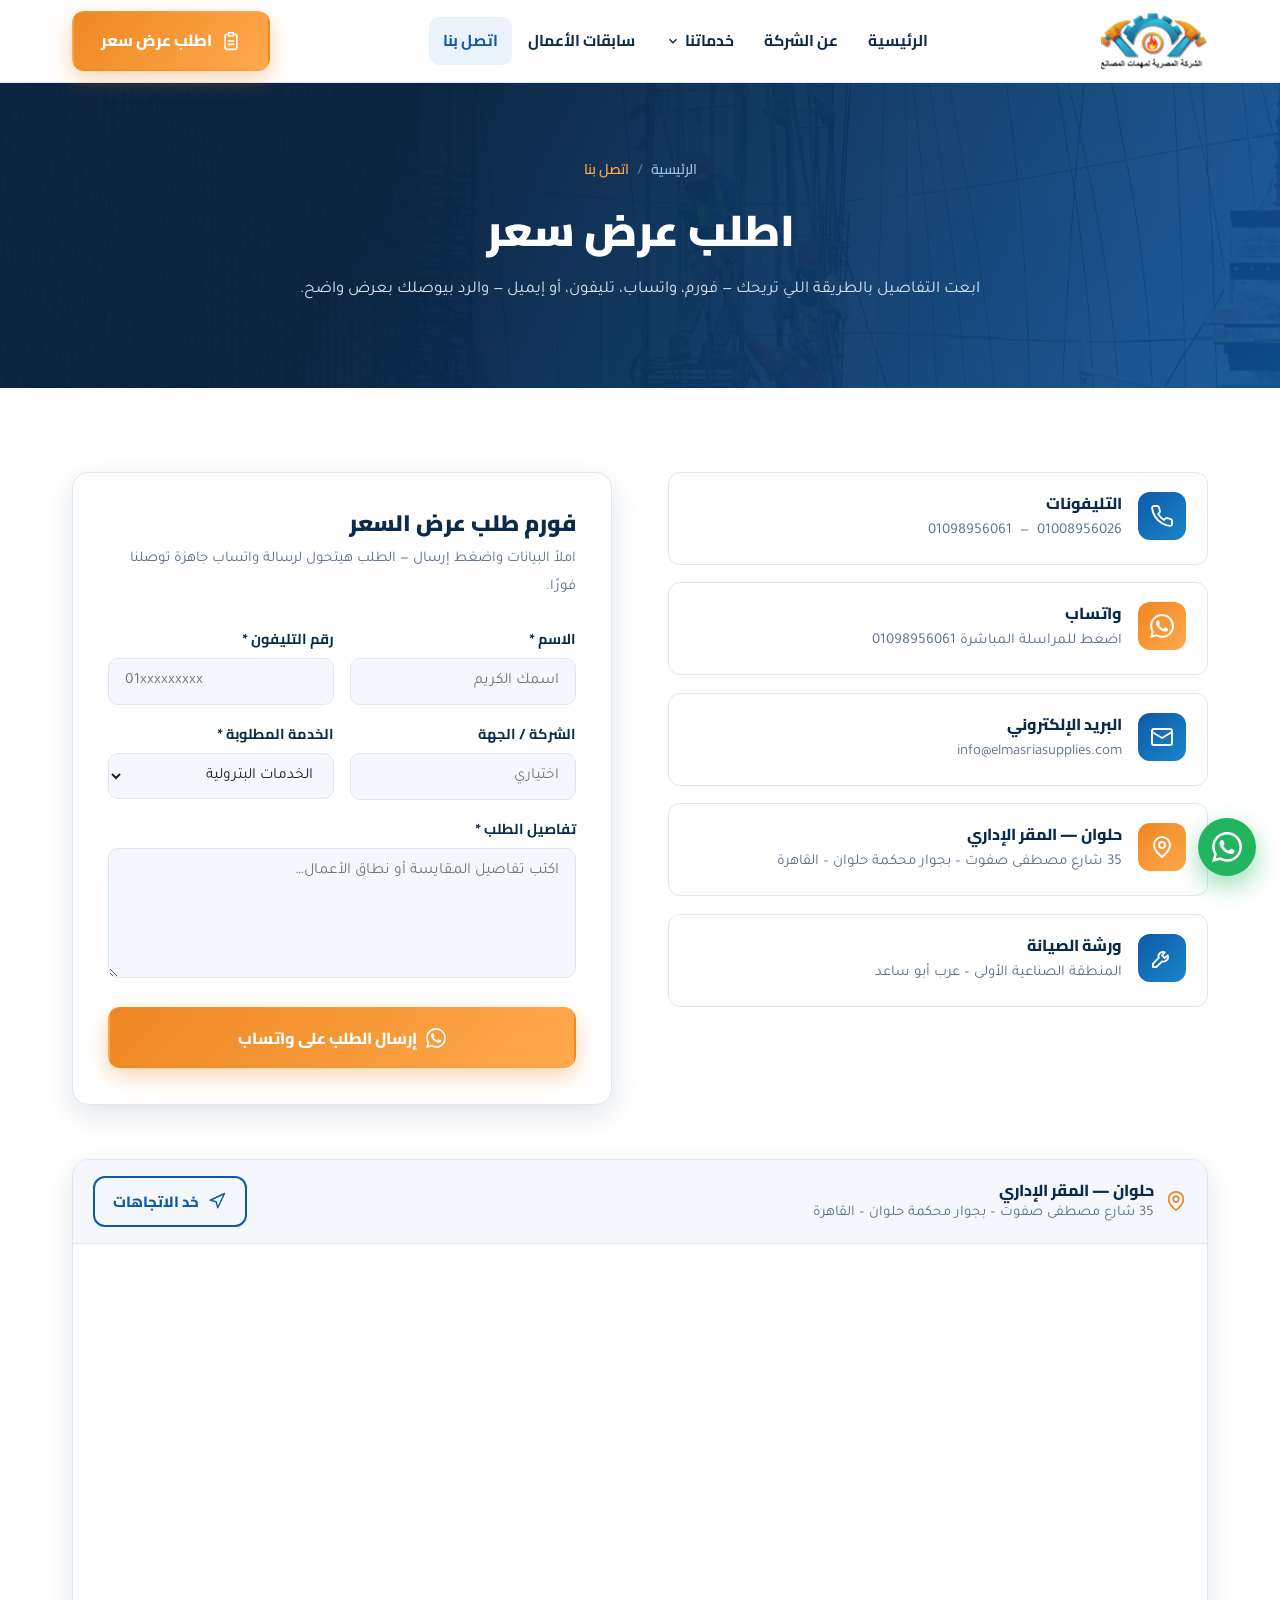
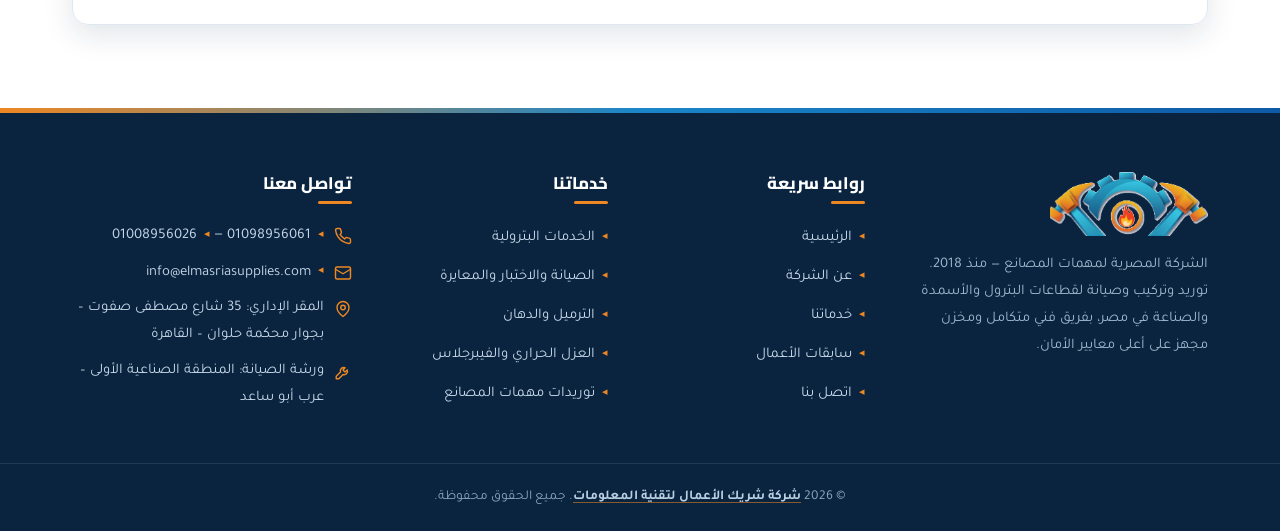
<file: contact.html>
<!DOCTYPE html>
<!-- Built with Claude website-builder skill -->
<html lang="ar" dir="rtl">
<head>
<meta charset="UTF-8">
<meta name="viewport" content="width=device-width, initial-scale=1.0">
<title>اتصل بنا | اطلب عرض سعر — المصرية لمهمات المصانع</title>
<meta name="description" content="اطلب عرض سعر: 01098956061 – 01008956026 أو واتساب مباشر. المقر الإداري بحلوان وورشة صيانة بعرب أبو ساعد — نخدم كل الجمهورية.">
<link rel="canonical" href="https://elmasriasupplies.com/contact.html">
<meta name="robots" content="index, follow, max-image-preview:large">
<meta name="theme-color" content="#0b2b4c">
<meta property="og:type" content="website">
<meta property="og:site_name" content="الشركة المصرية لمهمات المصانع">
<meta property="og:locale" content="ar_EG">
<meta property="og:title" content="اتصل بنا | اطلب عرض سعر — المصرية لمهمات المصانع">
<meta property="og:description" content="اطلب عرض سعر: 01098956061 – 01008956026 أو واتساب مباشر. المقر الإداري بحلوان وورشة صيانة بعرب أبو ساعد — نخدم كل الجمهورية.">
<meta property="og:url" content="https://elmasriasupplies.com/contact.html">
<meta property="og:image" content="https://elmasriasupplies.com/assets/img/og-cover-v2.jpg">
<meta property="og:image:width" content="1200">
<meta property="og:image:height" content="630">
<meta property="og:image:type" content="image/jpeg">
<meta property="og:image:alt" content="الشركة المصرية لمهمات المصانع — توريد وتركيب وصيانة لقطاعات البترول والأسمدة والصناعة">
<meta name="twitter:card" content="summary_large_image">
<meta name="twitter:title" content="اتصل بنا | اطلب عرض سعر — المصرية لمهمات المصانع">
<meta name="twitter:description" content="اطلب عرض سعر: 01098956061 – 01008956026 أو واتساب مباشر. المقر الإداري بحلوان وورشة صيانة بعرب أبو ساعد — نخدم كل الجمهورية.">
<meta name="twitter:image" content="https://elmasriasupplies.com/assets/img/og-cover-v2.jpg">
<link rel="icon" type="image/png" sizes="32x32" href="assets/img/favicon-32.png">
<link rel="icon" type="image/png" sizes="192x192" href="assets/img/favicon-192.png">
<link rel="apple-touch-icon" href="assets/img/favicon-192.png">
<link rel="preconnect" href="https://fonts.googleapis.com">
<link rel="preconnect" href="https://fonts.gstatic.com" crossorigin>
<link href="https://fonts.googleapis.com/css2?family=Cairo:wght@600;700;800;900&family=Tajawal:wght@400;500;700&display=swap" rel="stylesheet">
<link rel="preload" as="image" href="assets/img/cta-dark-industrial.jpg" fetchpriority="high">
<link rel="stylesheet" href="assets/css/style.css?v=df6ea2d7">
<script type="application/ld+json">{"@context": "https://schema.org", "@type": "Organization", "@id": "https://elmasriasupplies.com/#org", "name": "الشركة المصرية لمهمات المصانع", "alternateName": "Egyptian Company for Factory Supplies", "url": "https://elmasriasupplies.com/", "logo": "https://elmasriasupplies.com/assets/img/logo.png", "image": "https://elmasriasupplies.com/assets/img/og-cover-v2.jpg", "email": "info@elmasriasupplies.com", "telephone": "+201098956061", "foundingDate": "2018", "address": {"@type": "PostalAddress", "streetAddress": "35 شارع مصطفى صفوت، بجوار محكمة حلوان", "addressLocality": "القاهرة", "addressCountry": "EG"}, "contactPoint": [{"@type": "ContactPoint", "telephone": "+201098956061", "contactType": "sales", "availableLanguage": ["ar"]}, {"@type": "ContactPoint", "telephone": "+201008956026", "contactType": "customer service", "availableLanguage": ["ar"]}], "areaServed": "EG"}</script>
<script type="application/ld+json">{"@context": "https://schema.org", "@type": "BreadcrumbList", "itemListElement": [{"@type": "ListItem", "position": 1, "name": "الرئيسية", "item": "https://elmasriasupplies.com/"}, {"@type": "ListItem", "position": 2, "name": "اتصل بنا", "item": "https://elmasriasupplies.com/contact.html"}]}</script>
<script type="application/ld+json">{"@context": "https://schema.org", "@type": "LocalBusiness", "@id": "https://elmasriasupplies.com/#local", "name": "الشركة المصرية لمهمات المصانع", "image": "https://elmasriasupplies.com/assets/img/og-cover-v2.jpg", "url": "https://elmasriasupplies.com/contact.html", "telephone": "+201098956061", "email": "info@elmasriasupplies.com", "address": {"@type": "PostalAddress", "streetAddress": "35 شارع مصطفى صفوت، بجوار محكمة حلوان", "addressLocality": "القاهرة", "addressCountry": "EG"}, "areaServed": "EG", "priceRange": "$$", "hasMap": "https://www.google.com/maps?q=35%20%D8%B4%D8%A7%D8%B1%D8%B9%20%D9%85%D8%B5%D8%B7%D9%81%D9%89%20%D8%B5%D9%81%D9%88%D8%AA%D8%8C%20%D8%A8%D8%AC%D9%88%D8%A7%D8%B1%20%D9%85%D8%AD%D9%83%D9%85%D8%A9%20%D8%AD%D9%84%D9%88%D8%A7%D9%86%D8%8C%20%D8%A7%D9%84%D9%82%D8%A7%D9%87%D8%B1%D8%A9","openingHoursSpecification": [{"@type": "OpeningHoursSpecification", "dayOfWeek": ["Saturday", "Sunday", "Monday", "Tuesday", "Wednesday", "Thursday"], "opens": "09:00", "closes": "17:00"}], "currenciesAccepted": "EGP"}</script>
</head>
<body>

<header class="header">
  <div class="container">
    <a class="brand" href="index.html" aria-label="الشركة المصرية لمهمات المصانع — الرئيسية">
      <img src="assets/img/logo.png" alt="شعار الشركة المصرية لمهمات المصانع" width="180" height="98">
    </a>
    <nav aria-label="القائمة الرئيسية"><ul class="nav"><li><a href="index.html">الرئيسية</a></li><li><a href="about.html">عن الشركة</a></li><li class="has-dd"><a href="services.html">خدماتنا <svg class="caret" viewBox="0 0 24 24" fill="none" stroke="currentColor" stroke-width="2.4"><path d="M6 9l6 6 6-6"/></svg></a><div class="dropdown"><a href="petroleum-services.html"><svg viewBox="0 0 24 24" fill="none" stroke="currentColor" stroke-width="1.9" stroke-linecap="round" stroke-linejoin="round" aria-hidden="true"><path d="M12 2v4"/><path d="M5 10l7-4 7 4"/><path d="M4 22V10m16 12V10"/><path d="M4 22h16"/><path d="M9 22v-6h6v6"/><circle cx="12" cy="13" r="1.4"/></svg> الخدمات البترولية</a><a href="maintenance-calibration.html"><svg viewBox="0 0 24 24" fill="none" stroke="currentColor" stroke-width="1.9" stroke-linecap="round" stroke-linejoin="round" aria-hidden="true"><circle cx="12" cy="13" r="9"/><path d="M12 13l4-4"/><path d="M12 6v1M5.6 8.6l.7.7M19 13h-1M5 13H4M17.7 8.6l-.7.7"/></svg> الصيانة والاختبار والمعايرة</a><a href="sandblasting-painting.html"><svg viewBox="0 0 24 24" fill="none" stroke="currentColor" stroke-width="1.9" stroke-linecap="round" stroke-linejoin="round" aria-hidden="true"><path d="M4 20c4-1 6-3 7-6l3 3c-3 1-5 3-6 7z"/><path d="M13 11l4-4"/><path d="M17 3l1.5 1.5M20 6l1.5 1.5M20 2l2 2"/><circle cx="15.5" cy="8.5" r="1"/></svg> الترميل والدهان</a><a href="thermal-insulation.html"><svg viewBox="0 0 24 24" fill="none" stroke="currentColor" stroke-width="1.9" stroke-linecap="round" stroke-linejoin="round" aria-hidden="true"><path d="M4 8h9M4 12h9M4 16h9"/><path d="M17 4v10.5a2.5 2.5 0 1 0 2 0V4a1 1 0 0 0-2 0z"/></svg> العزل الحراري والفيبرجلاس</a><a href="supplies.html"><svg viewBox="0 0 24 24" fill="none" stroke="currentColor" stroke-width="1.9" stroke-linecap="round" stroke-linejoin="round" aria-hidden="true"><path d="M21 8l-9-5-9 5v8l9 5 9-5z"/><path d="M3.3 8.5L12 13l8.7-4.5"/><path d="M12 13v9"/><path d="M7.5 5.7l9 4.8"/></svg> توريدات مهمات المصانع</a><a class="all" href="services.html">كل الخدمات <svg viewBox="0 0 24 24" fill="none" stroke="currentColor" stroke-width="1.9" stroke-linecap="round" stroke-linejoin="round" aria-hidden="true"><path d="M19 12H5"/><path d="M11 6l-6 6 6 6"/></svg></a></div></li><li><a href="projects.html">سابقات الأعمال</a></li><li class="active"><a href="contact.html">اتصل بنا</a></li></ul></nav>
    <div class="header-cta">
      <a class="btn btn-orange" href="contact.html"><svg viewBox="0 0 24 24" fill="none" stroke="currentColor" stroke-width="1.9" stroke-linecap="round" stroke-linejoin="round" aria-hidden="true"><path d="M9 2h6v4H9z"/><path d="M9 4H7a2 2 0 0 0-2 2v14a2 2 0 0 0 2 2h10a2 2 0 0 0 2-2V6a2 2 0 0 0-2-2h-2"/><path d="M9 12h6M9 16h6"/></svg> اطلب عرض سعر</a>
      <button class="burger" aria-label="فتح القائمة" aria-expanded="false"><span></span><span></span><span></span></button>
    </div>
  </div>
</header>

<section class="phero">
  <div class="ph-bg" style="background-image:url('assets/img/cta-dark-industrial.jpg')" aria-hidden="true"></div>
  <div class="container">
    <nav class="crumbs" aria-label="مسار الصفحة"><a href="index.html">الرئيسية</a><span class="sep">/</span><span class="cur">اتصل بنا</span></nav>
    <h1>اطلب عرض سعر</h1>
    <p>ابعت التفاصيل بالطريقة اللي تريحك — فورم، واتساب، تليفون، أو إيميل — والرد بيوصلك بعرض واضح.</p>
  </div>
</section>

<section class="sec">
  <div class="container">
    <div class="split" style="align-items:start">
      <div class="cinfo rv">
        <div class="ci"><span class="cii"><svg viewBox="0 0 24 24" fill="none" stroke="currentColor" stroke-width="1.9" stroke-linecap="round" stroke-linejoin="round" aria-hidden="true"><path d="M22 16.9v3a2 2 0 0 1-2.2 2 19.8 19.8 0 0 1-8.6-3.1 19.5 19.5 0 0 1-6-6A19.8 19.8 0 0 1 2.1 4.2 2 2 0 0 1 4.1 2h3a2 2 0 0 1 2 1.7c.13.96.36 1.9.7 2.8a2 2 0 0 1-.45 2.1L8.1 9.9a16 16 0 0 0 6 6l1.3-1.27a2 2 0 0 1 2.1-.45c.9.34 1.84.57 2.8.7A2 2 0 0 1 22 16.9z"/></svg></span><div><h3>التليفونات</h3><p><a href="tel:+201098956061"><bdo dir="ltr">01098956061</bdo></a> &nbsp;—&nbsp; <a href="tel:+201008956026"><bdo dir="ltr">01008956026</bdo></a></p></div></div>
        <div class="ci"><span class="cii"><svg viewBox="0 0 24 24" fill="currentColor" aria-hidden="true"><path d="M17.472 14.382c-.297-.149-1.758-.867-2.03-.967-.273-.099-.471-.148-.67.15-.197.297-.767.966-.94 1.164-.173.199-.347.223-.644.075-.297-.15-1.255-.463-2.39-1.475-.883-.788-1.48-1.761-1.653-2.059-.173-.297-.018-.458.13-.606.134-.133.298-.347.446-.52.149-.174.198-.298.298-.497.099-.198.05-.371-.025-.52-.075-.149-.669-1.612-.916-2.207-.242-.579-.487-.5-.669-.51-.173-.008-.371-.01-.57-.01-.198 0-.52.074-.792.372-.272.297-1.04 1.016-1.04 2.479 0 1.462 1.065 2.875 1.213 3.074.149.198 2.096 3.2 5.077 4.487.709.306 1.262.489 1.694.625.712.227 1.36.195 1.871.118.571-.085 1.758-.719 2.006-1.413.248-.694.248-1.289.173-1.413-.074-.124-.272-.198-.57-.347m-5.421 7.403h-.004a9.87 9.87 0 01-5.031-1.378l-.361-.214-3.741.982.998-3.648-.235-.374a9.86 9.86 0 01-1.51-5.26c.001-5.45 4.436-9.884 9.888-9.884 2.64 0 5.122 1.03 6.988 2.898a9.825 9.825 0 012.893 6.994c-.003 5.45-4.437 9.884-9.885 9.884m8.413-18.297A11.815 11.815 0 0012.05 0C5.495 0 .16 5.335.157 11.892c0 2.096.547 4.142 1.588 5.945L.057 24l6.305-1.654a11.882 11.882 0 005.683 1.448h.005c6.554 0 11.89-5.335 11.893-11.893a11.821 11.821 0 00-3.48-8.413z"/></svg></span><div><h3>واتساب</h3><p><a href="https://wa.me/201098956061" target="_blank" rel="noopener">اضغط للمراسلة المباشرة <bdo dir="ltr">01098956061</bdo></a></p></div></div>
        <div class="ci"><span class="cii"><svg viewBox="0 0 24 24" fill="none" stroke="currentColor" stroke-width="1.9" stroke-linecap="round" stroke-linejoin="round" aria-hidden="true"><rect x="2" y="4" width="20" height="16" rx="2"/><path d="M22 7l-10 6L2 7"/></svg></span><div><h3>البريد الإلكتروني</h3><p><a href="mailto:info@elmasriasupplies.com">info@elmasriasupplies.com</a></p></div></div>
        <div class="ci"><span class="cii"><svg viewBox="0 0 24 24" fill="none" stroke="currentColor" stroke-width="1.9" stroke-linecap="round" stroke-linejoin="round" aria-hidden="true"><path d="M20 10c0 6-8 12-8 12S4 16 4 10a8 8 0 1 1 16 0z"/><circle cx="12" cy="10" r="3"/></svg></span><div><h3>حلوان — المقر الإداري</h3><p>35 شارع مصطفى صفوت – بجوار محكمة حلوان – القاهرة</p></div></div>
        <div class="ci"><span class="cii"><svg viewBox="0 0 24 24" fill="none" stroke="currentColor" stroke-width="1.9" stroke-linecap="round" stroke-linejoin="round" aria-hidden="true"><path d="M14.7 6.3a4.5 4.5 0 0 0-6 5.6L3 17.6V21h3.4l5.7-5.7a4.5 4.5 0 0 0 5.6-6L14.6 12l-2.6-2.6 2.7-3.1z"/></svg></span><div><h3>ورشة الصيانة</h3><p>المنطقة الصناعية الأولى – عرب أبو ساعد</p></div></div>
      </div>
      <div class="form rv d1">
        <h2>فورم طلب عرض السعر</h2>
        <p class="fsub">املأ البيانات واضغط إرسال — الطلب هيتحول لرسالة واتساب جاهزة توصلنا فورًا.</p>
        <form id="quoteForm">
          <div class="frow">
            <div class="fg"><label for="fName">الاسم *</label><input id="fName" type="text" required placeholder="اسمك الكريم"></div>
            <div class="fg"><label for="fPhone">رقم التليفون *</label><input id="fPhone" type="tel" required placeholder="01xxxxxxxxx"></div>
          </div>
          <div class="frow">
            <div class="fg"><label for="fCompany">الشركة / الجهة</label><input id="fCompany" type="text" placeholder="اختياري"></div>
            <div class="fg"><label for="fService">الخدمة المطلوبة *</label><select id="fService" required><option>الخدمات البترولية</option><option>الصيانة والاختبار والمعايرة</option><option>الترميل والدهان</option><option>العزل الحراري والفيبرجلاس</option><option>توريدات مهمات المصانع</option><option>أخرى / غير متأكد</option></select></div>
          </div>
          <div class="fg"><label for="fMsg">تفاصيل الطلب *</label><textarea id="fMsg" required placeholder="اكتب تفاصيل المقايسة أو نطاق الأعمال…"></textarea></div>
          <button class="btn btn-orange" type="submit" style="width:100%;justify-content:center"><svg viewBox="0 0 24 24" fill="currentColor" aria-hidden="true"><path d="M17.472 14.382c-.297-.149-1.758-.867-2.03-.967-.273-.099-.471-.148-.67.15-.197.297-.767.966-.94 1.164-.173.199-.347.223-.644.075-.297-.15-1.255-.463-2.39-1.475-.883-.788-1.48-1.761-1.653-2.059-.173-.297-.018-.458.13-.606.134-.133.298-.347.446-.52.149-.174.198-.298.298-.497.099-.198.05-.371-.025-.52-.075-.149-.669-1.612-.916-2.207-.242-.579-.487-.5-.669-.51-.173-.008-.371-.01-.57-.01-.198 0-.52.074-.792.372-.272.297-1.04 1.016-1.04 2.479 0 1.462 1.065 2.875 1.213 3.074.149.198 2.096 3.2 5.077 4.487.709.306 1.262.489 1.694.625.712.227 1.36.195 1.871.118.571-.085 1.758-.719 2.006-1.413.248-.694.248-1.289.173-1.413-.074-.124-.272-.198-.57-.347m-5.421 7.403h-.004a9.87 9.87 0 01-5.031-1.378l-.361-.214-3.741.982.998-3.648-.235-.374a9.86 9.86 0 01-1.51-5.26c.001-5.45 4.436-9.884 9.888-9.884 2.64 0 5.122 1.03 6.988 2.898a9.825 9.825 0 012.893 6.994c-.003 5.45-4.437 9.884-9.885 9.884m8.413-18.297A11.815 11.815 0 0012.05 0C5.495 0 .16 5.335.157 11.892c0 2.096.547 4.142 1.588 5.945L.057 24l6.305-1.654a11.882 11.882 0 005.683 1.448h.005c6.554 0 11.89-5.335 11.893-11.893a11.821 11.821 0 00-3.48-8.413z"/></svg> إرسال الطلب على واتساب</button>
          <p id="formOk" style="display:none;color:#1c9e57;font-weight:700;margin-top:1rem">تم تجهيز رسالتك — لو ما فتحش واتساب تلقائيًا كلمنا على 01098956061.</p>
        </form>
      </div>
    </div>
    <div class="map rv">
      <div class="map-bar">
        <div class="map-where">
          <svg viewBox="0 0 24 24" fill="none" stroke="currentColor" stroke-width="1.9" stroke-linecap="round" stroke-linejoin="round" aria-hidden="true"><path d="M20 10c0 6-8 12-8 12S4 16 4 10a8 8 0 1 1 16 0z"/><circle cx="12" cy="10" r="3"/></svg>
          <div><strong>حلوان — المقر الإداري</strong><span>35 شارع مصطفى صفوت – بجوار محكمة حلوان – القاهرة</span></div>
        </div>
        <a class="btn btn-line map-dir" href="https://www.google.com/maps/dir/?api=1&amp;destination=35%20%D8%B4%D8%A7%D8%B1%D8%B9%20%D9%85%D8%B5%D8%B7%D9%81%D9%89%20%D8%B5%D9%81%D9%88%D8%AA%D8%8C%20%D8%A8%D8%AC%D9%88%D8%A7%D8%B1%20%D9%85%D8%AD%D9%83%D9%85%D8%A9%20%D8%AD%D9%84%D9%88%D8%A7%D9%86%D8%8C%20%D8%A7%D9%84%D9%82%D8%A7%D9%87%D8%B1%D8%A9" target="_blank" rel="noopener">
          <svg viewBox="0 0 24 24" fill="none" stroke="currentColor" stroke-width="1.9" stroke-linecap="round" stroke-linejoin="round" aria-hidden="true"><path d="M3 11l19-9-9 19-2-8-8-2z"/></svg> خد الاتجاهات
        </a>
      </div>
      <iframe src="https://maps.google.com/maps?q=35%20%D8%B4%D8%A7%D8%B1%D8%B9%20%D9%85%D8%B5%D8%B7%D9%81%D9%89%20%D8%B5%D9%81%D9%88%D8%AA%D8%8C%20%D8%A8%D8%AC%D9%88%D8%A7%D8%B1%20%D9%85%D8%AD%D9%83%D9%85%D8%A9%20%D8%AD%D9%84%D9%88%D8%A7%D9%86%D8%8C%20%D8%A7%D9%84%D9%82%D8%A7%D9%87%D8%B1%D8%A9&amp;hl=ar&amp;z=16&amp;output=embed" title="موقع الشركة المصرية لمهمات المصانع على الخريطة — 35 شارع مصطفى صفوت، بجوار محكمة حلوان، القاهرة" loading="lazy" allowfullscreen referrerpolicy="no-referrer-when-downgrade"></iframe>
    </div>
  </div>
</section>

<footer class="footer">
  <div class="container">
    <div class="fgrid">
      <div class="fbrand">
        <img src="assets/img/logo-emblem.png" alt="الشركة المصرية لمهمات المصانع" width="158" height="64" loading="lazy">
        <p>الشركة المصرية لمهمات المصانع — منذ 2018. توريد وتركيب وصيانة لقطاعات البترول والأسمدة والصناعة في مصر، بفريق فني متكامل ومخزن مجهز على أعلى معايير الأمان.</p>
      </div>
      <div>
        <h4>روابط سريعة</h4>
        <ul><li><a href="index.html">الرئيسية</a></li><li><a href="about.html">عن الشركة</a></li><li><a href="services.html">خدماتنا</a></li><li><a href="projects.html">سابقات الأعمال</a></li><li><a href="contact.html">اتصل بنا</a></li></ul>
      </div>
      <div>
        <h4>خدماتنا</h4>
        <ul><li><a href="petroleum-services.html">الخدمات البترولية</a></li><li><a href="maintenance-calibration.html">الصيانة والاختبار والمعايرة</a></li><li><a href="sandblasting-painting.html">الترميل والدهان</a></li><li><a href="thermal-insulation.html">العزل الحراري والفيبرجلاس</a></li><li><a href="supplies.html">توريدات مهمات المصانع</a></li></ul>
      </div>
      <div>
        <h4>تواصل معنا</h4>
        <ul class="fcontact">
          <li><svg viewBox="0 0 24 24" fill="none" stroke="currentColor" stroke-width="1.9" stroke-linecap="round" stroke-linejoin="round" aria-hidden="true"><path d="M22 16.9v3a2 2 0 0 1-2.2 2 19.8 19.8 0 0 1-8.6-3.1 19.5 19.5 0 0 1-6-6A19.8 19.8 0 0 1 2.1 4.2 2 2 0 0 1 4.1 2h3a2 2 0 0 1 2 1.7c.13.96.36 1.9.7 2.8a2 2 0 0 1-.45 2.1L8.1 9.9a16 16 0 0 0 6 6l1.3-1.27a2 2 0 0 1 2.1-.45c.9.34 1.84.57 2.8.7A2 2 0 0 1 22 16.9z"/></svg> <span><a href="tel:+201098956061"><bdo dir="ltr">01098956061</bdo></a> — <a href="tel:+201008956026"><bdo dir="ltr">01008956026</bdo></a></span></li>
          <li><svg viewBox="0 0 24 24" fill="none" stroke="currentColor" stroke-width="1.9" stroke-linecap="round" stroke-linejoin="round" aria-hidden="true"><rect x="2" y="4" width="20" height="16" rx="2"/><path d="M22 7l-10 6L2 7"/></svg> <a href="mailto:info@elmasriasupplies.com">info@elmasriasupplies.com</a></li>
          <li><svg viewBox="0 0 24 24" fill="none" stroke="currentColor" stroke-width="1.9" stroke-linecap="round" stroke-linejoin="round" aria-hidden="true"><path d="M20 10c0 6-8 12-8 12S4 16 4 10a8 8 0 1 1 16 0z"/><circle cx="12" cy="10" r="3"/></svg> <span>المقر الإداري: 35 شارع مصطفى صفوت – بجوار محكمة حلوان – القاهرة</span></li>
          <li><svg viewBox="0 0 24 24" fill="none" stroke="currentColor" stroke-width="1.9" stroke-linecap="round" stroke-linejoin="round" aria-hidden="true"><path d="M14.7 6.3a4.5 4.5 0 0 0-6 5.6L3 17.6V21h3.4l5.7-5.7a4.5 4.5 0 0 0 5.6-6L14.6 12l-2.6-2.6 2.7-3.1z"/></svg> <span>ورشة الصيانة: المنطقة الصناعية الأولى – عرب أبو ساعد</span></li>
        </ul>
      </div>
    </div>
  </div>
  <div class="fbottom">
    <div class="container">© 2026 <a href="https://bp-eg.com" target="_blank" rel="noopener">شركة شريك الأعمال لتقنية المعلومات</a>. جميع الحقوق محفوظة.</div>
  </div>
</footer>
<a class="wa-float" href="https://wa.me/201098956061?text=%D8%A3%D9%87%D9%84%D8%A7%D9%8B%D8%8C%20%D8%B9%D8%A7%D9%8A%D8%B2%20%D8%A3%D8%B7%D9%84%D8%A8%20%D8%B9%D8%B1%D8%B6%20%D8%B3%D8%B9%D8%B1" aria-label="تواصل معنا على واتساب" target="_blank" rel="noopener"><svg viewBox="0 0 24 24" fill="currentColor" aria-hidden="true"><path d="M17.472 14.382c-.297-.149-1.758-.867-2.03-.967-.273-.099-.471-.148-.67.15-.197.297-.767.966-.94 1.164-.173.199-.347.223-.644.075-.297-.15-1.255-.463-2.39-1.475-.883-.788-1.48-1.761-1.653-2.059-.173-.297-.018-.458.13-.606.134-.133.298-.347.446-.52.149-.174.198-.298.298-.497.099-.198.05-.371-.025-.52-.075-.149-.669-1.612-.916-2.207-.242-.579-.487-.5-.669-.51-.173-.008-.371-.01-.57-.01-.198 0-.52.074-.792.372-.272.297-1.04 1.016-1.04 2.479 0 1.462 1.065 2.875 1.213 3.074.149.198 2.096 3.2 5.077 4.487.709.306 1.262.489 1.694.625.712.227 1.36.195 1.871.118.571-.085 1.758-.719 2.006-1.413.248-.694.248-1.289.173-1.413-.074-.124-.272-.198-.57-.347m-5.421 7.403h-.004a9.87 9.87 0 01-5.031-1.378l-.361-.214-3.741.982.998-3.648-.235-.374a9.86 9.86 0 01-1.51-5.26c.001-5.45 4.436-9.884 9.888-9.884 2.64 0 5.122 1.03 6.988 2.898a9.825 9.825 0 012.893 6.994c-.003 5.45-4.437 9.884-9.885 9.884m8.413-18.297A11.815 11.815 0 0012.05 0C5.495 0 .16 5.335.157 11.892c0 2.096.547 4.142 1.588 5.945L.057 24l6.305-1.654a11.882 11.882 0 005.683 1.448h.005c6.554 0 11.89-5.335 11.893-11.893a11.821 11.821 0 00-3.48-8.413z"/></svg></a>
<script src="assets/js/main.js?v=25f01ce3" defer></script>
</body>
</html>
</file>
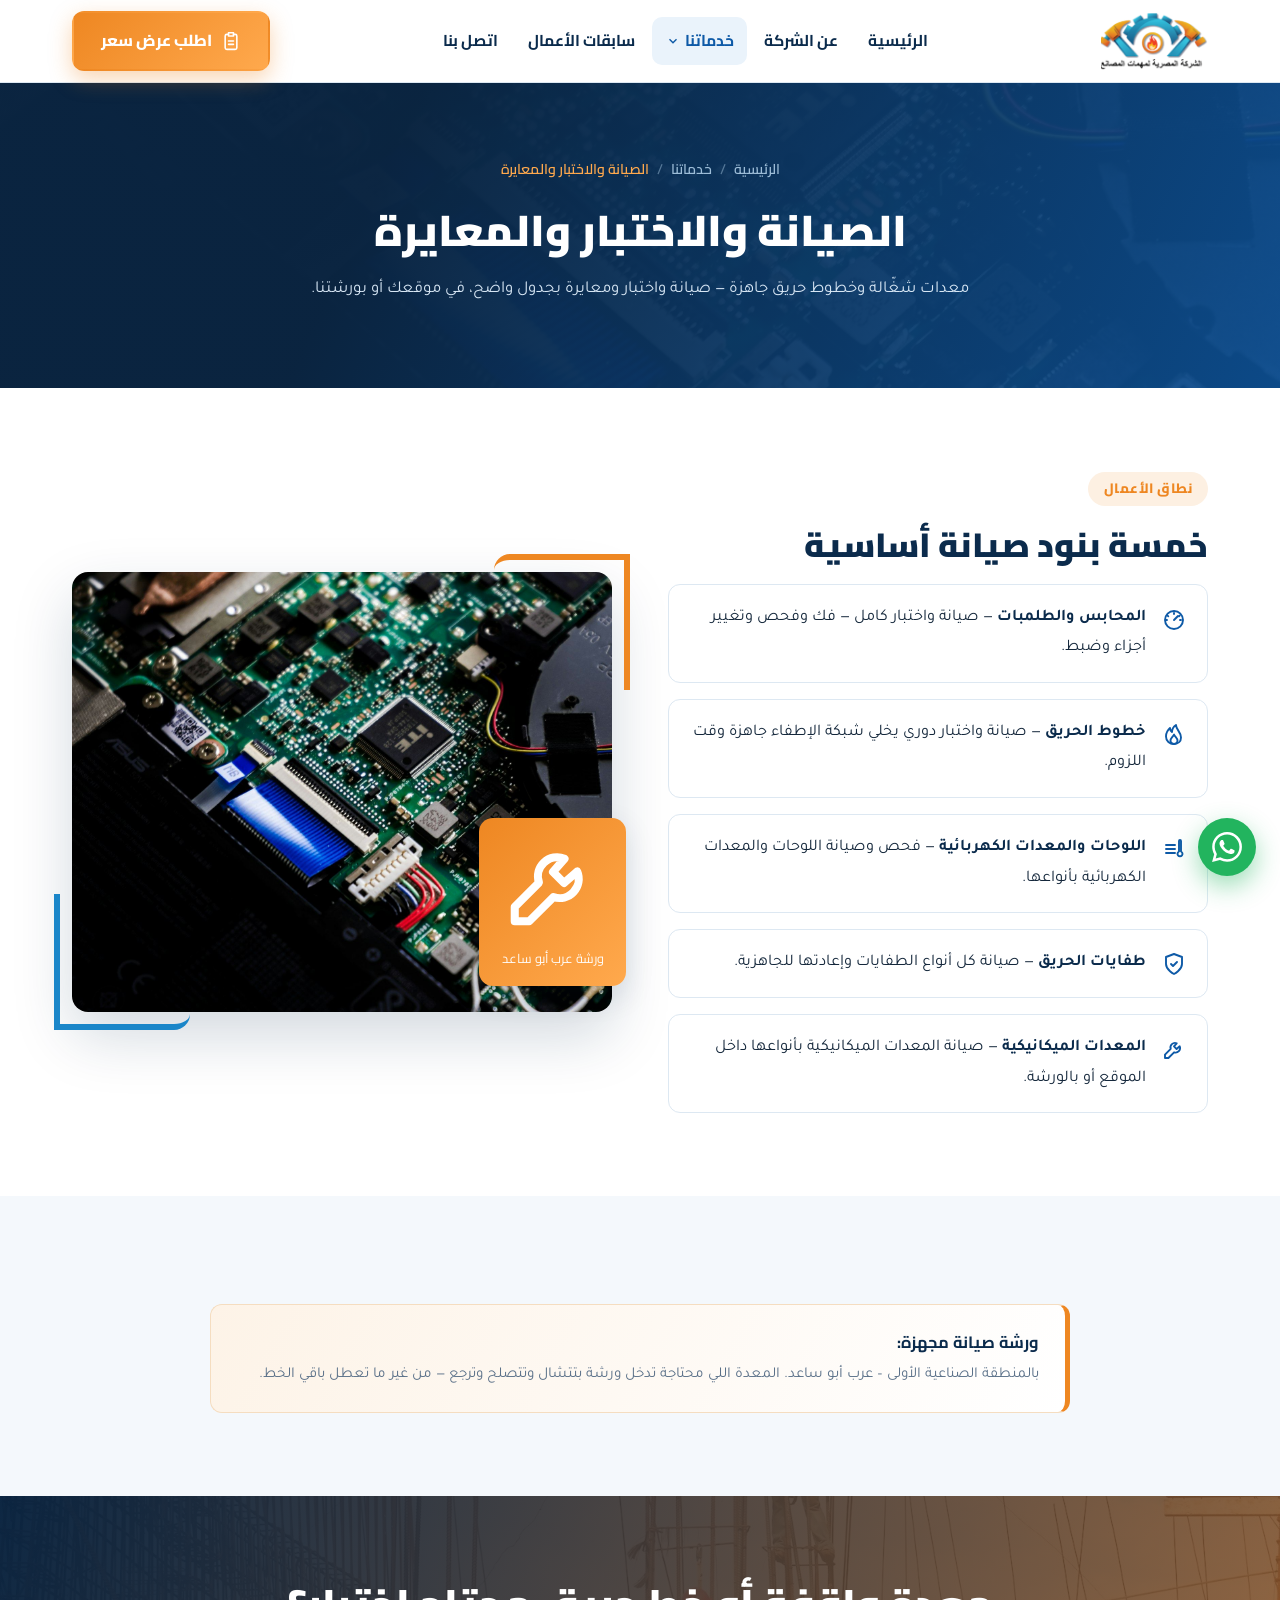
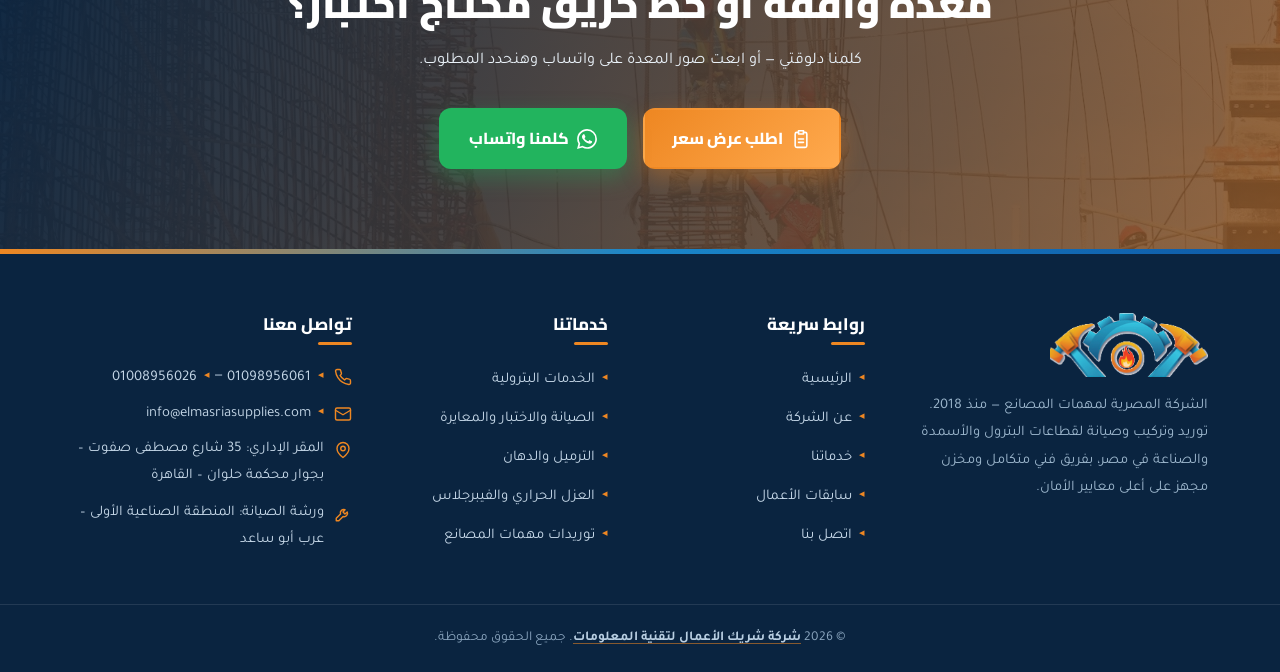
<file: maintenance-calibration.html>
<!DOCTYPE html>
<!-- Built with Claude website-builder skill -->
<html lang="ar" dir="rtl">
<head>
<meta charset="UTF-8">
<meta name="viewport" content="width=device-width, initial-scale=1.0">
<title>الصيانة والاختبار والمعايرة | الشركة المصرية لمهمات المصانع</title>
<meta name="description" content="صيانة واختبار ومعايرة في مصر: محابس وطلمبات، خطوط حريق، لوحات كهربائية، طفايات حريق، ومعدات ميكانيكية — بورشة مجهزة بعرب أبو ساعد.">
<link rel="canonical" href="https://elmasriasupplies.com/maintenance-calibration.html">
<meta name="robots" content="index, follow, max-image-preview:large">
<meta name="theme-color" content="#0b2b4c">
<meta property="og:type" content="website">
<meta property="og:site_name" content="الشركة المصرية لمهمات المصانع">
<meta property="og:locale" content="ar_EG">
<meta property="og:title" content="الصيانة والاختبار والمعايرة | الشركة المصرية لمهمات المصانع">
<meta property="og:description" content="صيانة واختبار ومعايرة في مصر: محابس وطلمبات، خطوط حريق، لوحات كهربائية، طفايات حريق، ومعدات ميكانيكية — بورشة مجهزة بعرب أبو ساعد.">
<meta property="og:url" content="https://elmasriasupplies.com/maintenance-calibration.html">
<meta property="og:image" content="https://elmasriasupplies.com/assets/img/pressure-gauges.jpg">
<meta property="og:image:width" content="1200">
<meta property="og:image:height" content="630">
<meta property="og:image:type" content="image/jpeg">
<meta property="og:image:alt" content="الشركة المصرية لمهمات المصانع — توريد وتركيب وصيانة لقطاعات البترول والأسمدة والصناعة">
<meta name="twitter:card" content="summary_large_image">
<meta name="twitter:title" content="الصيانة والاختبار والمعايرة | الشركة المصرية لمهمات المصانع">
<meta name="twitter:description" content="صيانة واختبار ومعايرة في مصر: محابس وطلمبات، خطوط حريق، لوحات كهربائية، طفايات حريق، ومعدات ميكانيكية — بورشة مجهزة بعرب أبو ساعد.">
<meta name="twitter:image" content="https://elmasriasupplies.com/assets/img/pressure-gauges.jpg">
<link rel="icon" type="image/png" sizes="32x32" href="assets/img/favicon-32.png">
<link rel="icon" type="image/png" sizes="192x192" href="assets/img/favicon-192.png">
<link rel="apple-touch-icon" href="assets/img/favicon-192.png">
<link rel="preconnect" href="https://fonts.googleapis.com">
<link rel="preconnect" href="https://fonts.gstatic.com" crossorigin>
<link href="https://fonts.googleapis.com/css2?family=Cairo:wght@600;700;800;900&family=Tajawal:wght@400;500;700&display=swap" rel="stylesheet">
<link rel="preload" as="image" href="assets/img/pressure-gauges.jpg" fetchpriority="high">
<link rel="stylesheet" href="assets/css/style.css?v=df6ea2d7">
<script type="application/ld+json">{"@context": "https://schema.org", "@type": "Organization", "@id": "https://elmasriasupplies.com/#org", "name": "الشركة المصرية لمهمات المصانع", "alternateName": "Egyptian Company for Factory Supplies", "url": "https://elmasriasupplies.com/", "logo": "https://elmasriasupplies.com/assets/img/logo.png", "image": "https://elmasriasupplies.com/assets/img/og-cover-v2.jpg", "email": "info@elmasriasupplies.com", "telephone": "+201098956061", "foundingDate": "2018", "address": {"@type": "PostalAddress", "streetAddress": "35 شارع مصطفى صفوت، بجوار محكمة حلوان", "addressLocality": "القاهرة", "addressCountry": "EG"}, "contactPoint": [{"@type": "ContactPoint", "telephone": "+201098956061", "contactType": "sales", "availableLanguage": ["ar"]}, {"@type": "ContactPoint", "telephone": "+201008956026", "contactType": "customer service", "availableLanguage": ["ar"]}], "areaServed": "EG"}</script>
<script type="application/ld+json">{"@context": "https://schema.org", "@type": "BreadcrumbList", "itemListElement": [{"@type": "ListItem", "position": 1, "name": "الرئيسية", "item": "https://elmasriasupplies.com/"}, {"@type": "ListItem", "position": 2, "name": "خدماتنا", "item": "https://elmasriasupplies.com/services.html"}, {"@type": "ListItem", "position": 3, "name": "الصيانة والاختبار والمعايرة", "item": "https://elmasriasupplies.com/maintenance-calibration.html"}]}</script>
<script type="application/ld+json">{"@context": "https://schema.org", "@type": "Service", "name": "الصيانة والاختبار والمعايرة", "description": "صيانة واختبار ومعايرة في مصر: محابس وطلمبات، خطوط حريق، لوحات كهربائية، طفايات حريق، ومعدات ميكانيكية — بورشة مجهزة بعرب أبو ساعد.", "url": "https://elmasriasupplies.com/maintenance-calibration.html", "areaServed": "EG", "provider": {"@id": "https://elmasriasupplies.com/#org"}, "inLanguage": "ar"}</script>
</head>
<body>

<header class="header">
  <div class="container">
    <a class="brand" href="index.html" aria-label="الشركة المصرية لمهمات المصانع — الرئيسية">
      <img src="assets/img/logo.png" alt="شعار الشركة المصرية لمهمات المصانع" width="180" height="98">
    </a>
    <nav aria-label="القائمة الرئيسية"><ul class="nav"><li><a href="index.html">الرئيسية</a></li><li><a href="about.html">عن الشركة</a></li><li class="active has-dd"><a href="services.html">خدماتنا <svg class="caret" viewBox="0 0 24 24" fill="none" stroke="currentColor" stroke-width="2.4"><path d="M6 9l6 6 6-6"/></svg></a><div class="dropdown"><a href="petroleum-services.html"><svg viewBox="0 0 24 24" fill="none" stroke="currentColor" stroke-width="1.9" stroke-linecap="round" stroke-linejoin="round" aria-hidden="true"><path d="M12 2v4"/><path d="M5 10l7-4 7 4"/><path d="M4 22V10m16 12V10"/><path d="M4 22h16"/><path d="M9 22v-6h6v6"/><circle cx="12" cy="13" r="1.4"/></svg> الخدمات البترولية</a><a href="maintenance-calibration.html"><svg viewBox="0 0 24 24" fill="none" stroke="currentColor" stroke-width="1.9" stroke-linecap="round" stroke-linejoin="round" aria-hidden="true"><circle cx="12" cy="13" r="9"/><path d="M12 13l4-4"/><path d="M12 6v1M5.6 8.6l.7.7M19 13h-1M5 13H4M17.7 8.6l-.7.7"/></svg> الصيانة والاختبار والمعايرة</a><a href="sandblasting-painting.html"><svg viewBox="0 0 24 24" fill="none" stroke="currentColor" stroke-width="1.9" stroke-linecap="round" stroke-linejoin="round" aria-hidden="true"><path d="M4 20c4-1 6-3 7-6l3 3c-3 1-5 3-6 7z"/><path d="M13 11l4-4"/><path d="M17 3l1.5 1.5M20 6l1.5 1.5M20 2l2 2"/><circle cx="15.5" cy="8.5" r="1"/></svg> الترميل والدهان</a><a href="thermal-insulation.html"><svg viewBox="0 0 24 24" fill="none" stroke="currentColor" stroke-width="1.9" stroke-linecap="round" stroke-linejoin="round" aria-hidden="true"><path d="M4 8h9M4 12h9M4 16h9"/><path d="M17 4v10.5a2.5 2.5 0 1 0 2 0V4a1 1 0 0 0-2 0z"/></svg> العزل الحراري والفيبرجلاس</a><a href="supplies.html"><svg viewBox="0 0 24 24" fill="none" stroke="currentColor" stroke-width="1.9" stroke-linecap="round" stroke-linejoin="round" aria-hidden="true"><path d="M21 8l-9-5-9 5v8l9 5 9-5z"/><path d="M3.3 8.5L12 13l8.7-4.5"/><path d="M12 13v9"/><path d="M7.5 5.7l9 4.8"/></svg> توريدات مهمات المصانع</a><a class="all" href="services.html">كل الخدمات <svg viewBox="0 0 24 24" fill="none" stroke="currentColor" stroke-width="1.9" stroke-linecap="round" stroke-linejoin="round" aria-hidden="true"><path d="M19 12H5"/><path d="M11 6l-6 6 6 6"/></svg></a></div></li><li><a href="projects.html">سابقات الأعمال</a></li><li><a href="contact.html">اتصل بنا</a></li></ul></nav>
    <div class="header-cta">
      <a class="btn btn-orange" href="contact.html"><svg viewBox="0 0 24 24" fill="none" stroke="currentColor" stroke-width="1.9" stroke-linecap="round" stroke-linejoin="round" aria-hidden="true"><path d="M9 2h6v4H9z"/><path d="M9 4H7a2 2 0 0 0-2 2v14a2 2 0 0 0 2 2h10a2 2 0 0 0 2-2V6a2 2 0 0 0-2-2h-2"/><path d="M9 12h6M9 16h6"/></svg> اطلب عرض سعر</a>
      <button class="burger" aria-label="فتح القائمة" aria-expanded="false"><span></span><span></span><span></span></button>
    </div>
  </div>
</header>

<section class="phero">
  <div class="ph-bg" style="background-image:url('assets/img/pressure-gauges.jpg')" aria-hidden="true"></div>
  <div class="container">
    <nav class="crumbs" aria-label="مسار الصفحة"><a href="index.html">الرئيسية</a><span class="sep">/</span><a href="services.html">خدماتنا</a><span class="sep">/</span><span class="cur">الصيانة والاختبار والمعايرة</span></nav>
    <h1>الصيانة والاختبار والمعايرة</h1>
    <p>معدات شغّالة وخطوط حريق جاهزة — صيانة واختبار ومعايرة بجدول واضح، في موقعك أو بورشتنا.</p>
  </div>
</section>

<section class="sec">
  <div class="container split">
    <div class="rv">
      <span class="kicker">نطاق الأعمال</span>
      <h2 style="font-family:var(--fd);font-weight:900;font-size:clamp(1.5rem,3vw,2.1rem);margin-bottom:1rem">خمسة بنود صيانة أساسية</h2>
      <ul class="dlist"><li class="rv"><svg viewBox="0 0 24 24" fill="none" stroke="currentColor" stroke-width="1.9" stroke-linecap="round" stroke-linejoin="round" aria-hidden="true"><circle cx="12" cy="13" r="9"/><path d="M12 13l4-4"/><path d="M12 6v1M5.6 8.6l.7.7M19 13h-1M5 13H4M17.7 8.6l-.7.7"/></svg><span><b>المحابس والطلمبات</b> — صيانة واختبار كامل — فك وفحص وتغيير أجزاء وضبط.</span></li><li class="rv"><svg viewBox="0 0 24 24" fill="none" stroke="currentColor" stroke-width="1.9" stroke-linecap="round" stroke-linejoin="round" aria-hidden="true"><path d="M12 22c4.4 0 7-2.8 7-6.6C19 10 14 7.5 14 3c-3 2-4 5-4 7-1.2-1-2-2.6-2-4-2.2 2-4 5-4 8.4C4 19.2 7.6 22 12 22z"/><path d="M12 22c2 0 3.5-1.4 3.5-3.4 0-2.4-2.3-3.4-3.5-6-1.2 2.6-3.5 3.6-3.5 6 0 2 1.5 3.4 3.5 3.4z"/></svg><span><b>خطوط الحريق</b> — صيانة واختبار دوري يخلي شبكة الإطفاء جاهزة وقت اللزوم.</span></li><li class="rv"><svg viewBox="0 0 24 24" fill="none" stroke="currentColor" stroke-width="1.9" stroke-linecap="round" stroke-linejoin="round" aria-hidden="true"><path d="M4 8h9M4 12h9M4 16h9"/><path d="M17 4v10.5a2.5 2.5 0 1 0 2 0V4a1 1 0 0 0-2 0z"/></svg><span><b>اللوحات والمعدات الكهربائية</b> — فحص وصيانة اللوحات والمعدات الكهربائية بأنواعها.</span></li><li class="rv"><svg viewBox="0 0 24 24" fill="none" stroke="currentColor" stroke-width="1.9" stroke-linecap="round" stroke-linejoin="round" aria-hidden="true"><path d="M12 22s8-4 8-10V5l-8-3-8 3v7c0 6 8 10 8 10z"/><path d="M9 12l2 2 4-4"/></svg><span><b>طفايات الحريق</b> — صيانة كل أنواع الطفايات وإعادتها للجاهزية.</span></li><li class="rv"><svg viewBox="0 0 24 24" fill="none" stroke="currentColor" stroke-width="1.9" stroke-linecap="round" stroke-linejoin="round" aria-hidden="true"><path d="M14.7 6.3a4.5 4.5 0 0 0-6 5.6L3 17.6V21h3.4l5.7-5.7a4.5 4.5 0 0 0 5.6-6L14.6 12l-2.6-2.6 2.7-3.1z"/></svg><span><b>المعدات الميكانيكية</b> — صيانة المعدات الميكانيكية بأنواعها داخل الموقع أو بالورشة.</span></li></ul>
    </div>
    <div class="split-img rv d1">
      <img src="assets/img/pressure-gauges.jpg" alt="عداد ضغط على خطوط صناعية أثناء المعايرة" width="700" height="440" loading="lazy">
      <div class="badge-year"><b><svg viewBox="0 0 24 24" fill="none" stroke="currentColor" stroke-width="1.9" stroke-linecap="round" stroke-linejoin="round" aria-hidden="true"><path d="M14.7 6.3a4.5 4.5 0 0 0-6 5.6L3 17.6V21h3.4l5.7-5.7a4.5 4.5 0 0 0 5.6-6L14.6 12l-2.6-2.6 2.7-3.1z"/></svg></b><span>ورشة عرب أبو ساعد</span></div>
    </div>
  </div>
</section>
<section class="sec alt">
  <div class="container">
    <div class="callout rv" style="max-width:860px;margin-inline:auto">
      <b>ورشة صيانة مجهزة:</b>
      <p>بالمنطقة الصناعية الأولى – عرب أبو ساعد. المعدة اللي محتاجة تدخل ورشة بتتشال وتتصلح وترجع — من غير ما تعطل باقي الخط.</p>
    </div>
  </div>
</section>

<section class="cta-banner">
  <div class="container rv">
    <h2>معدة واقفة أو خط حريق محتاج اختبار؟</h2>
    <p>كلمنا دلوقتي — أو ابعت صور المعدة على واتساب وهنحدد المطلوب.</p>
    <div class="hero-cta">
      <a class="btn btn-orange" href="contact.html"><svg viewBox="0 0 24 24" fill="none" stroke="currentColor" stroke-width="1.9" stroke-linecap="round" stroke-linejoin="round" aria-hidden="true"><path d="M9 2h6v4H9z"/><path d="M9 4H7a2 2 0 0 0-2 2v14a2 2 0 0 0 2 2h10a2 2 0 0 0 2-2V6a2 2 0 0 0-2-2h-2"/><path d="M9 12h6M9 16h6"/></svg> اطلب عرض سعر</a>
      <a class="btn btn-wa" href="https://wa.me/201098956061" target="_blank" rel="noopener"><svg viewBox="0 0 24 24" fill="currentColor" aria-hidden="true"><path d="M17.472 14.382c-.297-.149-1.758-.867-2.03-.967-.273-.099-.471-.148-.67.15-.197.297-.767.966-.94 1.164-.173.199-.347.223-.644.075-.297-.15-1.255-.463-2.39-1.475-.883-.788-1.48-1.761-1.653-2.059-.173-.297-.018-.458.13-.606.134-.133.298-.347.446-.52.149-.174.198-.298.298-.497.099-.198.05-.371-.025-.52-.075-.149-.669-1.612-.916-2.207-.242-.579-.487-.5-.669-.51-.173-.008-.371-.01-.57-.01-.198 0-.52.074-.792.372-.272.297-1.04 1.016-1.04 2.479 0 1.462 1.065 2.875 1.213 3.074.149.198 2.096 3.2 5.077 4.487.709.306 1.262.489 1.694.625.712.227 1.36.195 1.871.118.571-.085 1.758-.719 2.006-1.413.248-.694.248-1.289.173-1.413-.074-.124-.272-.198-.57-.347m-5.421 7.403h-.004a9.87 9.87 0 01-5.031-1.378l-.361-.214-3.741.982.998-3.648-.235-.374a9.86 9.86 0 01-1.51-5.26c.001-5.45 4.436-9.884 9.888-9.884 2.64 0 5.122 1.03 6.988 2.898a9.825 9.825 0 012.893 6.994c-.003 5.45-4.437 9.884-9.885 9.884m8.413-18.297A11.815 11.815 0 0012.05 0C5.495 0 .16 5.335.157 11.892c0 2.096.547 4.142 1.588 5.945L.057 24l6.305-1.654a11.882 11.882 0 005.683 1.448h.005c6.554 0 11.89-5.335 11.893-11.893a11.821 11.821 0 00-3.48-8.413z"/></svg> كلمنا واتساب</a>
    </div>
  </div>
</section>


<footer class="footer">
  <div class="container">
    <div class="fgrid">
      <div class="fbrand">
        <img src="assets/img/logo-emblem.png" alt="الشركة المصرية لمهمات المصانع" width="158" height="64" loading="lazy">
        <p>الشركة المصرية لمهمات المصانع — منذ 2018. توريد وتركيب وصيانة لقطاعات البترول والأسمدة والصناعة في مصر، بفريق فني متكامل ومخزن مجهز على أعلى معايير الأمان.</p>
      </div>
      <div>
        <h4>روابط سريعة</h4>
        <ul><li><a href="index.html">الرئيسية</a></li><li><a href="about.html">عن الشركة</a></li><li><a href="services.html">خدماتنا</a></li><li><a href="projects.html">سابقات الأعمال</a></li><li><a href="contact.html">اتصل بنا</a></li></ul>
      </div>
      <div>
        <h4>خدماتنا</h4>
        <ul><li><a href="petroleum-services.html">الخدمات البترولية</a></li><li><a href="maintenance-calibration.html">الصيانة والاختبار والمعايرة</a></li><li><a href="sandblasting-painting.html">الترميل والدهان</a></li><li><a href="thermal-insulation.html">العزل الحراري والفيبرجلاس</a></li><li><a href="supplies.html">توريدات مهمات المصانع</a></li></ul>
      </div>
      <div>
        <h4>تواصل معنا</h4>
        <ul class="fcontact">
          <li><svg viewBox="0 0 24 24" fill="none" stroke="currentColor" stroke-width="1.9" stroke-linecap="round" stroke-linejoin="round" aria-hidden="true"><path d="M22 16.9v3a2 2 0 0 1-2.2 2 19.8 19.8 0 0 1-8.6-3.1 19.5 19.5 0 0 1-6-6A19.8 19.8 0 0 1 2.1 4.2 2 2 0 0 1 4.1 2h3a2 2 0 0 1 2 1.7c.13.96.36 1.9.7 2.8a2 2 0 0 1-.45 2.1L8.1 9.9a16 16 0 0 0 6 6l1.3-1.27a2 2 0 0 1 2.1-.45c.9.34 1.84.57 2.8.7A2 2 0 0 1 22 16.9z"/></svg> <span><a href="tel:+201098956061"><bdo dir="ltr">01098956061</bdo></a> — <a href="tel:+201008956026"><bdo dir="ltr">01008956026</bdo></a></span></li>
          <li><svg viewBox="0 0 24 24" fill="none" stroke="currentColor" stroke-width="1.9" stroke-linecap="round" stroke-linejoin="round" aria-hidden="true"><rect x="2" y="4" width="20" height="16" rx="2"/><path d="M22 7l-10 6L2 7"/></svg> <a href="mailto:info@elmasriasupplies.com">info@elmasriasupplies.com</a></li>
          <li><svg viewBox="0 0 24 24" fill="none" stroke="currentColor" stroke-width="1.9" stroke-linecap="round" stroke-linejoin="round" aria-hidden="true"><path d="M20 10c0 6-8 12-8 12S4 16 4 10a8 8 0 1 1 16 0z"/><circle cx="12" cy="10" r="3"/></svg> <span>المقر الإداري: 35 شارع مصطفى صفوت – بجوار محكمة حلوان – القاهرة</span></li>
          <li><svg viewBox="0 0 24 24" fill="none" stroke="currentColor" stroke-width="1.9" stroke-linecap="round" stroke-linejoin="round" aria-hidden="true"><path d="M14.7 6.3a4.5 4.5 0 0 0-6 5.6L3 17.6V21h3.4l5.7-5.7a4.5 4.5 0 0 0 5.6-6L14.6 12l-2.6-2.6 2.7-3.1z"/></svg> <span>ورشة الصيانة: المنطقة الصناعية الأولى – عرب أبو ساعد</span></li>
        </ul>
      </div>
    </div>
  </div>
  <div class="fbottom">
    <div class="container">© 2026 <a href="https://bp-eg.com" target="_blank" rel="noopener">شركة شريك الأعمال لتقنية المعلومات</a>. جميع الحقوق محفوظة.</div>
  </div>
</footer>
<a class="wa-float" href="https://wa.me/201098956061?text=%D8%A3%D9%87%D9%84%D8%A7%D9%8B%D8%8C%20%D8%B9%D8%A7%D9%8A%D8%B2%20%D8%A3%D8%B7%D9%84%D8%A8%20%D8%B9%D8%B1%D8%B6%20%D8%B3%D8%B9%D8%B1" aria-label="تواصل معنا على واتساب" target="_blank" rel="noopener"><svg viewBox="0 0 24 24" fill="currentColor" aria-hidden="true"><path d="M17.472 14.382c-.297-.149-1.758-.867-2.03-.967-.273-.099-.471-.148-.67.15-.197.297-.767.966-.94 1.164-.173.199-.347.223-.644.075-.297-.15-1.255-.463-2.39-1.475-.883-.788-1.48-1.761-1.653-2.059-.173-.297-.018-.458.13-.606.134-.133.298-.347.446-.52.149-.174.198-.298.298-.497.099-.198.05-.371-.025-.52-.075-.149-.669-1.612-.916-2.207-.242-.579-.487-.5-.669-.51-.173-.008-.371-.01-.57-.01-.198 0-.52.074-.792.372-.272.297-1.04 1.016-1.04 2.479 0 1.462 1.065 2.875 1.213 3.074.149.198 2.096 3.2 5.077 4.487.709.306 1.262.489 1.694.625.712.227 1.36.195 1.871.118.571-.085 1.758-.719 2.006-1.413.248-.694.248-1.289.173-1.413-.074-.124-.272-.198-.57-.347m-5.421 7.403h-.004a9.87 9.87 0 01-5.031-1.378l-.361-.214-3.741.982.998-3.648-.235-.374a9.86 9.86 0 01-1.51-5.26c.001-5.45 4.436-9.884 9.888-9.884 2.64 0 5.122 1.03 6.988 2.898a9.825 9.825 0 012.893 6.994c-.003 5.45-4.437 9.884-9.885 9.884m8.413-18.297A11.815 11.815 0 0012.05 0C5.495 0 .16 5.335.157 11.892c0 2.096.547 4.142 1.588 5.945L.057 24l6.305-1.654a11.882 11.882 0 005.683 1.448h.005c6.554 0 11.89-5.335 11.893-11.893a11.821 11.821 0 00-3.48-8.413z"/></svg></a>
<script src="assets/js/main.js?v=25f01ce3" defer></script>
</body>
</html>
</file>
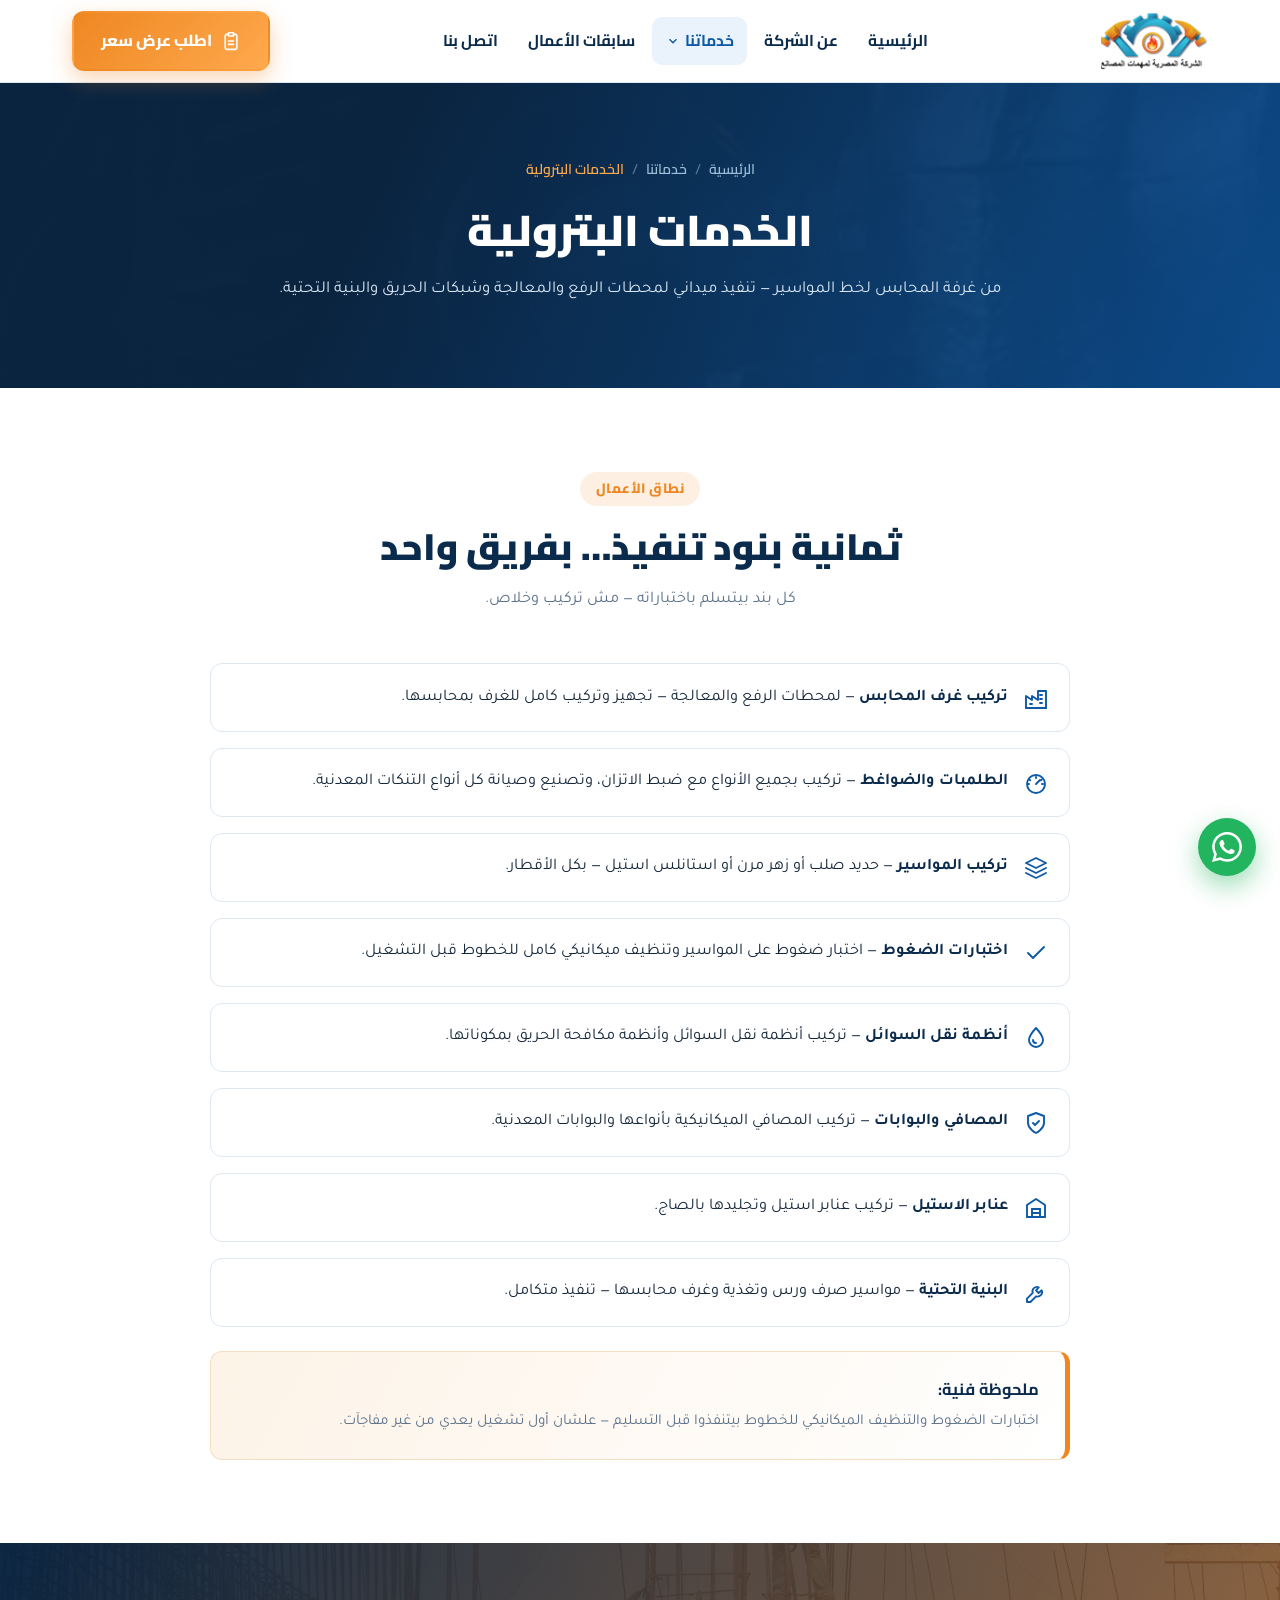
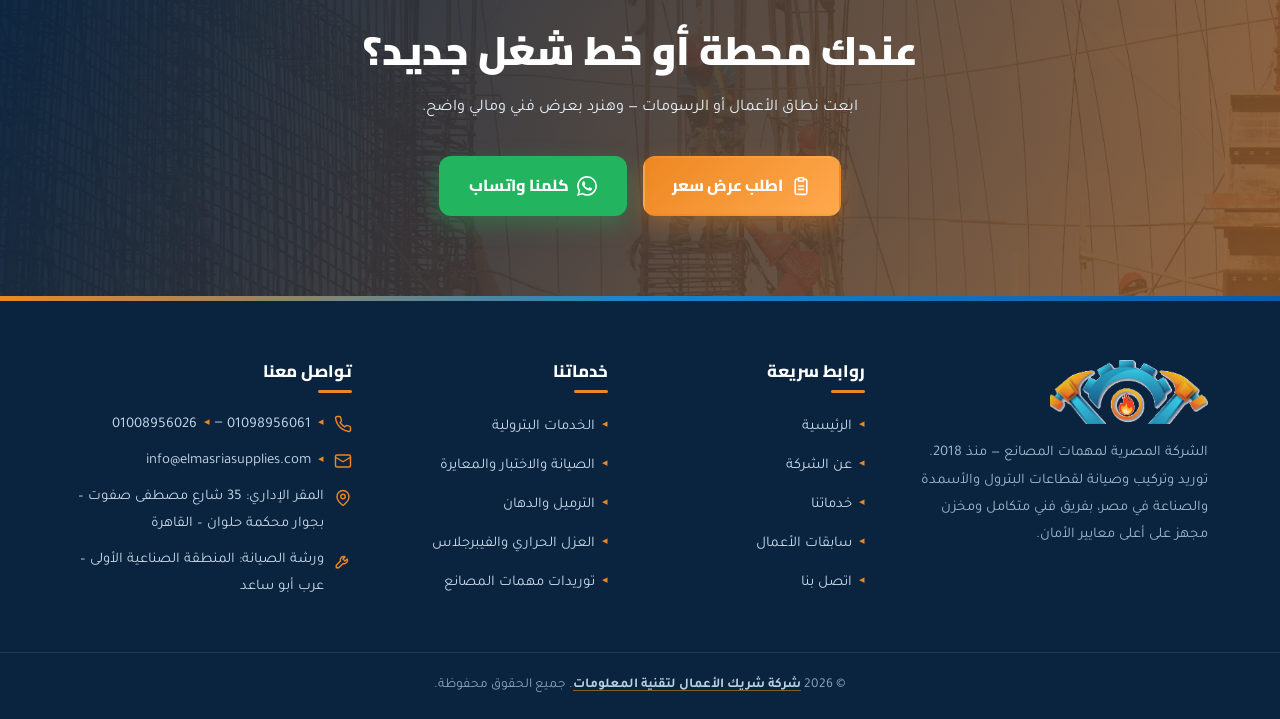
<file: petroleum-services.html>
<!DOCTYPE html>
<!-- Built with Claude website-builder skill -->
<html lang="ar" dir="rtl">
<head>
<meta charset="UTF-8">
<meta name="viewport" content="width=device-width, initial-scale=1.0">
<title>الخدمات البترولية | الشركة المصرية لمهمات المصانع</title>
<meta name="description" content="تنفيذ أعمال بترولية في مصر: غرف محابس لمحطات الرفع والمعالجة، طلمبات وضواغط، مواسير صلب واستانلس، اختبارات ضغوط، وأنظمة مكافحة حريق.">
<link rel="canonical" href="https://elmasriasupplies.com/petroleum-services.html">
<meta name="robots" content="index, follow, max-image-preview:large">
<meta name="theme-color" content="#0b2b4c">
<meta property="og:type" content="website">
<meta property="og:site_name" content="الشركة المصرية لمهمات المصانع">
<meta property="og:locale" content="ar_EG">
<meta property="og:title" content="الخدمات البترولية | الشركة المصرية لمهمات المصانع">
<meta property="og:description" content="تنفيذ أعمال بترولية في مصر: غرف محابس لمحطات الرفع والمعالجة، طلمبات وضواغط، مواسير صلب واستانلس، اختبارات ضغوط، وأنظمة مكافحة حريق.">
<meta property="og:url" content="https://elmasriasupplies.com/petroleum-services.html">
<meta property="og:image" content="https://elmasriasupplies.com/assets/img/petroleum-services-oilfield.jpg">
<meta property="og:image:width" content="1200">
<meta property="og:image:height" content="630">
<meta property="og:image:type" content="image/jpeg">
<meta property="og:image:alt" content="الشركة المصرية لمهمات المصانع — توريد وتركيب وصيانة لقطاعات البترول والأسمدة والصناعة">
<meta name="twitter:card" content="summary_large_image">
<meta name="twitter:title" content="الخدمات البترولية | الشركة المصرية لمهمات المصانع">
<meta name="twitter:description" content="تنفيذ أعمال بترولية في مصر: غرف محابس لمحطات الرفع والمعالجة، طلمبات وضواغط، مواسير صلب واستانلس، اختبارات ضغوط، وأنظمة مكافحة حريق.">
<meta name="twitter:image" content="https://elmasriasupplies.com/assets/img/petroleum-services-oilfield.jpg">
<link rel="icon" type="image/png" sizes="32x32" href="assets/img/favicon-32.png">
<link rel="icon" type="image/png" sizes="192x192" href="assets/img/favicon-192.png">
<link rel="apple-touch-icon" href="assets/img/favicon-192.png">
<link rel="preconnect" href="https://fonts.googleapis.com">
<link rel="preconnect" href="https://fonts.gstatic.com" crossorigin>
<link href="https://fonts.googleapis.com/css2?family=Cairo:wght@600;700;800;900&family=Tajawal:wght@400;500;700&display=swap" rel="stylesheet">
<link rel="preload" as="image" href="assets/img/petroleum-services-oilfield.jpg" fetchpriority="high">
<link rel="stylesheet" href="assets/css/style.css?v=df6ea2d7">
<script type="application/ld+json">{"@context": "https://schema.org", "@type": "Organization", "@id": "https://elmasriasupplies.com/#org", "name": "الشركة المصرية لمهمات المصانع", "alternateName": "Egyptian Company for Factory Supplies", "url": "https://elmasriasupplies.com/", "logo": "https://elmasriasupplies.com/assets/img/logo.png", "image": "https://elmasriasupplies.com/assets/img/og-cover-v2.jpg", "email": "info@elmasriasupplies.com", "telephone": "+201098956061", "foundingDate": "2018", "address": {"@type": "PostalAddress", "streetAddress": "35 شارع مصطفى صفوت، بجوار محكمة حلوان", "addressLocality": "القاهرة", "addressCountry": "EG"}, "contactPoint": [{"@type": "ContactPoint", "telephone": "+201098956061", "contactType": "sales", "availableLanguage": ["ar"]}, {"@type": "ContactPoint", "telephone": "+201008956026", "contactType": "customer service", "availableLanguage": ["ar"]}], "areaServed": "EG"}</script>
<script type="application/ld+json">{"@context": "https://schema.org", "@type": "BreadcrumbList", "itemListElement": [{"@type": "ListItem", "position": 1, "name": "الرئيسية", "item": "https://elmasriasupplies.com/"}, {"@type": "ListItem", "position": 2, "name": "خدماتنا", "item": "https://elmasriasupplies.com/services.html"}, {"@type": "ListItem", "position": 3, "name": "الخدمات البترولية", "item": "https://elmasriasupplies.com/petroleum-services.html"}]}</script>
<script type="application/ld+json">{"@context": "https://schema.org", "@type": "Service", "name": "الخدمات البترولية", "description": "تنفيذ أعمال بترولية في مصر: غرف محابس لمحطات الرفع والمعالجة، طلمبات وضواغط، مواسير صلب واستانلس، اختبارات ضغوط، وأنظمة مكافحة حريق.", "url": "https://elmasriasupplies.com/petroleum-services.html", "areaServed": "EG", "provider": {"@id": "https://elmasriasupplies.com/#org"}, "inLanguage": "ar"}</script>
</head>
<body>

<header class="header">
  <div class="container">
    <a class="brand" href="index.html" aria-label="الشركة المصرية لمهمات المصانع — الرئيسية">
      <img src="assets/img/logo.png" alt="شعار الشركة المصرية لمهمات المصانع" width="180" height="98">
    </a>
    <nav aria-label="القائمة الرئيسية"><ul class="nav"><li><a href="index.html">الرئيسية</a></li><li><a href="about.html">عن الشركة</a></li><li class="active has-dd"><a href="services.html">خدماتنا <svg class="caret" viewBox="0 0 24 24" fill="none" stroke="currentColor" stroke-width="2.4"><path d="M6 9l6 6 6-6"/></svg></a><div class="dropdown"><a href="petroleum-services.html"><svg viewBox="0 0 24 24" fill="none" stroke="currentColor" stroke-width="1.9" stroke-linecap="round" stroke-linejoin="round" aria-hidden="true"><path d="M12 2v4"/><path d="M5 10l7-4 7 4"/><path d="M4 22V10m16 12V10"/><path d="M4 22h16"/><path d="M9 22v-6h6v6"/><circle cx="12" cy="13" r="1.4"/></svg> الخدمات البترولية</a><a href="maintenance-calibration.html"><svg viewBox="0 0 24 24" fill="none" stroke="currentColor" stroke-width="1.9" stroke-linecap="round" stroke-linejoin="round" aria-hidden="true"><circle cx="12" cy="13" r="9"/><path d="M12 13l4-4"/><path d="M12 6v1M5.6 8.6l.7.7M19 13h-1M5 13H4M17.7 8.6l-.7.7"/></svg> الصيانة والاختبار والمعايرة</a><a href="sandblasting-painting.html"><svg viewBox="0 0 24 24" fill="none" stroke="currentColor" stroke-width="1.9" stroke-linecap="round" stroke-linejoin="round" aria-hidden="true"><path d="M4 20c4-1 6-3 7-6l3 3c-3 1-5 3-6 7z"/><path d="M13 11l4-4"/><path d="M17 3l1.5 1.5M20 6l1.5 1.5M20 2l2 2"/><circle cx="15.5" cy="8.5" r="1"/></svg> الترميل والدهان</a><a href="thermal-insulation.html"><svg viewBox="0 0 24 24" fill="none" stroke="currentColor" stroke-width="1.9" stroke-linecap="round" stroke-linejoin="round" aria-hidden="true"><path d="M4 8h9M4 12h9M4 16h9"/><path d="M17 4v10.5a2.5 2.5 0 1 0 2 0V4a1 1 0 0 0-2 0z"/></svg> العزل الحراري والفيبرجلاس</a><a href="supplies.html"><svg viewBox="0 0 24 24" fill="none" stroke="currentColor" stroke-width="1.9" stroke-linecap="round" stroke-linejoin="round" aria-hidden="true"><path d="M21 8l-9-5-9 5v8l9 5 9-5z"/><path d="M3.3 8.5L12 13l8.7-4.5"/><path d="M12 13v9"/><path d="M7.5 5.7l9 4.8"/></svg> توريدات مهمات المصانع</a><a class="all" href="services.html">كل الخدمات <svg viewBox="0 0 24 24" fill="none" stroke="currentColor" stroke-width="1.9" stroke-linecap="round" stroke-linejoin="round" aria-hidden="true"><path d="M19 12H5"/><path d="M11 6l-6 6 6 6"/></svg></a></div></li><li><a href="projects.html">سابقات الأعمال</a></li><li><a href="contact.html">اتصل بنا</a></li></ul></nav>
    <div class="header-cta">
      <a class="btn btn-orange" href="contact.html"><svg viewBox="0 0 24 24" fill="none" stroke="currentColor" stroke-width="1.9" stroke-linecap="round" stroke-linejoin="round" aria-hidden="true"><path d="M9 2h6v4H9z"/><path d="M9 4H7a2 2 0 0 0-2 2v14a2 2 0 0 0 2 2h10a2 2 0 0 0 2-2V6a2 2 0 0 0-2-2h-2"/><path d="M9 12h6M9 16h6"/></svg> اطلب عرض سعر</a>
      <button class="burger" aria-label="فتح القائمة" aria-expanded="false"><span></span><span></span><span></span></button>
    </div>
  </div>
</header>

<section class="phero">
  <div class="ph-bg" style="background-image:url('assets/img/petroleum-services-oilfield.jpg')" aria-hidden="true"></div>
  <div class="container">
    <nav class="crumbs" aria-label="مسار الصفحة"><a href="index.html">الرئيسية</a><span class="sep">/</span><a href="services.html">خدماتنا</a><span class="sep">/</span><span class="cur">الخدمات البترولية</span></nav>
    <h1>الخدمات البترولية</h1>
    <p>من غرفة المحابس لخط المواسير — تنفيذ ميداني لمحطات الرفع والمعالجة وشبكات الحريق والبنية التحتية.</p>
  </div>
</section>

<section class="sec">
  <div class="container">
    <div class="sec-head rv">
      <span class="kicker">نطاق الأعمال</span>
      <h2>ثمانية بنود تنفيذ… بفريق واحد</h2>
      <p>كل بند بيتسلم باختباراته — مش تركيب وخلاص.</p>
    </div>
    <ul class="dlist" style="max-width:860px;margin-inline:auto"><li class="rv"><svg viewBox="0 0 24 24" fill="none" stroke="currentColor" stroke-width="1.9" stroke-linecap="round" stroke-linejoin="round" aria-hidden="true"><path d="M2 21V9l6 4V9l6 4V4h8v17"/><path d="M2 21h20"/><path d="M16 8h2M16 12h2M16 16h2M6 17h2"/></svg><span><b>تركيب غرف المحابس</b> — لمحطات الرفع والمعالجة — تجهيز وتركيب كامل للغرف بمحابسها.</span></li><li class="rv"><svg viewBox="0 0 24 24" fill="none" stroke="currentColor" stroke-width="1.9" stroke-linecap="round" stroke-linejoin="round" aria-hidden="true"><circle cx="12" cy="13" r="9"/><path d="M12 13l4-4"/><path d="M12 6v1M5.6 8.6l.7.7M19 13h-1M5 13H4M17.7 8.6l-.7.7"/></svg><span><b>الطلمبات والضواغط</b> — تركيب بجميع الأنواع مع ضبط الاتزان، وتصنيع وصيانة كل أنواع التنكات المعدنية.</span></li><li class="rv"><svg viewBox="0 0 24 24" fill="none" stroke="currentColor" stroke-width="1.9" stroke-linecap="round" stroke-linejoin="round" aria-hidden="true"><path d="M12 2l10 5-10 5L2 7z"/><path d="M2 12l10 5 10-5"/><path d="M2 17l10 5 10-5"/></svg><span><b>تركيب المواسير</b> — حديد صلب أو زهر مرن أو استانلس استيل — بكل الأقطار.</span></li><li class="rv"><svg viewBox="0 0 24 24" fill="none" stroke="currentColor" stroke-width="1.9" stroke-linecap="round" stroke-linejoin="round" aria-hidden="true"><path d="M20 6L9 17l-5-5"/></svg><span><b>اختبارات الضغوط</b> — اختبار ضغوط على المواسير وتنظيف ميكانيكي كامل للخطوط قبل التشغيل.</span></li><li class="rv"><svg viewBox="0 0 24 24" fill="none" stroke="currentColor" stroke-width="1.9" stroke-linecap="round" stroke-linejoin="round" aria-hidden="true"><path d="M12 2s7 7.5 7 12a7 7 0 1 1-14 0c0-4.5 7-12 7-12z"/><path d="M9 14a3 3 0 0 0 3 3"/></svg><span><b>أنظمة نقل السوائل</b> — تركيب أنظمة نقل السوائل وأنظمة مكافحة الحريق بمكوناتها.</span></li><li class="rv"><svg viewBox="0 0 24 24" fill="none" stroke="currentColor" stroke-width="1.9" stroke-linecap="round" stroke-linejoin="round" aria-hidden="true"><path d="M12 22s8-4 8-10V5l-8-3-8 3v7c0 6 8 10 8 10z"/><path d="M9 12l2 2 4-4"/></svg><span><b>المصافي والبوابات</b> — تركيب المصافي الميكانيكية بأنواعها والبوابات المعدنية.</span></li><li class="rv"><svg viewBox="0 0 24 24" fill="none" stroke="currentColor" stroke-width="1.9" stroke-linecap="round" stroke-linejoin="round" aria-hidden="true"><path d="M3 21V9l9-6 9 6v12"/><path d="M3 21h18"/><path d="M8 21v-8h8v8"/><path d="M8 17h8M8 13h8"/></svg><span><b>عنابر الاستيل</b> — تركيب عنابر استيل وتجليدها بالصاج.</span></li><li class="rv"><svg viewBox="0 0 24 24" fill="none" stroke="currentColor" stroke-width="1.9" stroke-linecap="round" stroke-linejoin="round" aria-hidden="true"><path d="M14.7 6.3a4.5 4.5 0 0 0-6 5.6L3 17.6V21h3.4l5.7-5.7a4.5 4.5 0 0 0 5.6-6L14.6 12l-2.6-2.6 2.7-3.1z"/></svg><span><b>البنية التحتية</b> — مواسير صرف ورس وتغذية وغرف محابسها — تنفيذ متكامل.</span></li></ul>
    <div class="callout rv" style="max-width:860px;margin-inline:auto">
      <b>ملحوظة فنية:</b>
      <p>اختبارات الضغوط والتنظيف الميكانيكي للخطوط بيتنفذوا قبل التسليم — علشان أول تشغيل يعدي من غير مفاجآت.</p>
    </div>
  </div>
</section>

<section class="cta-banner">
  <div class="container rv">
    <h2>عندك محطة أو خط شغل جديد؟</h2>
    <p>ابعت نطاق الأعمال أو الرسومات — وهنرد بعرض فني ومالي واضح.</p>
    <div class="hero-cta">
      <a class="btn btn-orange" href="contact.html"><svg viewBox="0 0 24 24" fill="none" stroke="currentColor" stroke-width="1.9" stroke-linecap="round" stroke-linejoin="round" aria-hidden="true"><path d="M9 2h6v4H9z"/><path d="M9 4H7a2 2 0 0 0-2 2v14a2 2 0 0 0 2 2h10a2 2 0 0 0 2-2V6a2 2 0 0 0-2-2h-2"/><path d="M9 12h6M9 16h6"/></svg> اطلب عرض سعر</a>
      <a class="btn btn-wa" href="https://wa.me/201098956061" target="_blank" rel="noopener"><svg viewBox="0 0 24 24" fill="currentColor" aria-hidden="true"><path d="M17.472 14.382c-.297-.149-1.758-.867-2.03-.967-.273-.099-.471-.148-.67.15-.197.297-.767.966-.94 1.164-.173.199-.347.223-.644.075-.297-.15-1.255-.463-2.39-1.475-.883-.788-1.48-1.761-1.653-2.059-.173-.297-.018-.458.13-.606.134-.133.298-.347.446-.52.149-.174.198-.298.298-.497.099-.198.05-.371-.025-.52-.075-.149-.669-1.612-.916-2.207-.242-.579-.487-.5-.669-.51-.173-.008-.371-.01-.57-.01-.198 0-.52.074-.792.372-.272.297-1.04 1.016-1.04 2.479 0 1.462 1.065 2.875 1.213 3.074.149.198 2.096 3.2 5.077 4.487.709.306 1.262.489 1.694.625.712.227 1.36.195 1.871.118.571-.085 1.758-.719 2.006-1.413.248-.694.248-1.289.173-1.413-.074-.124-.272-.198-.57-.347m-5.421 7.403h-.004a9.87 9.87 0 01-5.031-1.378l-.361-.214-3.741.982.998-3.648-.235-.374a9.86 9.86 0 01-1.51-5.26c.001-5.45 4.436-9.884 9.888-9.884 2.64 0 5.122 1.03 6.988 2.898a9.825 9.825 0 012.893 6.994c-.003 5.45-4.437 9.884-9.885 9.884m8.413-18.297A11.815 11.815 0 0012.05 0C5.495 0 .16 5.335.157 11.892c0 2.096.547 4.142 1.588 5.945L.057 24l6.305-1.654a11.882 11.882 0 005.683 1.448h.005c6.554 0 11.89-5.335 11.893-11.893a11.821 11.821 0 00-3.48-8.413z"/></svg> كلمنا واتساب</a>
    </div>
  </div>
</section>


<footer class="footer">
  <div class="container">
    <div class="fgrid">
      <div class="fbrand">
        <img src="assets/img/logo-emblem.png" alt="الشركة المصرية لمهمات المصانع" width="158" height="64" loading="lazy">
        <p>الشركة المصرية لمهمات المصانع — منذ 2018. توريد وتركيب وصيانة لقطاعات البترول والأسمدة والصناعة في مصر، بفريق فني متكامل ومخزن مجهز على أعلى معايير الأمان.</p>
      </div>
      <div>
        <h4>روابط سريعة</h4>
        <ul><li><a href="index.html">الرئيسية</a></li><li><a href="about.html">عن الشركة</a></li><li><a href="services.html">خدماتنا</a></li><li><a href="projects.html">سابقات الأعمال</a></li><li><a href="contact.html">اتصل بنا</a></li></ul>
      </div>
      <div>
        <h4>خدماتنا</h4>
        <ul><li><a href="petroleum-services.html">الخدمات البترولية</a></li><li><a href="maintenance-calibration.html">الصيانة والاختبار والمعايرة</a></li><li><a href="sandblasting-painting.html">الترميل والدهان</a></li><li><a href="thermal-insulation.html">العزل الحراري والفيبرجلاس</a></li><li><a href="supplies.html">توريدات مهمات المصانع</a></li></ul>
      </div>
      <div>
        <h4>تواصل معنا</h4>
        <ul class="fcontact">
          <li><svg viewBox="0 0 24 24" fill="none" stroke="currentColor" stroke-width="1.9" stroke-linecap="round" stroke-linejoin="round" aria-hidden="true"><path d="M22 16.9v3a2 2 0 0 1-2.2 2 19.8 19.8 0 0 1-8.6-3.1 19.5 19.5 0 0 1-6-6A19.8 19.8 0 0 1 2.1 4.2 2 2 0 0 1 4.1 2h3a2 2 0 0 1 2 1.7c.13.96.36 1.9.7 2.8a2 2 0 0 1-.45 2.1L8.1 9.9a16 16 0 0 0 6 6l1.3-1.27a2 2 0 0 1 2.1-.45c.9.34 1.84.57 2.8.7A2 2 0 0 1 22 16.9z"/></svg> <span><a href="tel:+201098956061"><bdo dir="ltr">01098956061</bdo></a> — <a href="tel:+201008956026"><bdo dir="ltr">01008956026</bdo></a></span></li>
          <li><svg viewBox="0 0 24 24" fill="none" stroke="currentColor" stroke-width="1.9" stroke-linecap="round" stroke-linejoin="round" aria-hidden="true"><rect x="2" y="4" width="20" height="16" rx="2"/><path d="M22 7l-10 6L2 7"/></svg> <a href="mailto:info@elmasriasupplies.com">info@elmasriasupplies.com</a></li>
          <li><svg viewBox="0 0 24 24" fill="none" stroke="currentColor" stroke-width="1.9" stroke-linecap="round" stroke-linejoin="round" aria-hidden="true"><path d="M20 10c0 6-8 12-8 12S4 16 4 10a8 8 0 1 1 16 0z"/><circle cx="12" cy="10" r="3"/></svg> <span>المقر الإداري: 35 شارع مصطفى صفوت – بجوار محكمة حلوان – القاهرة</span></li>
          <li><svg viewBox="0 0 24 24" fill="none" stroke="currentColor" stroke-width="1.9" stroke-linecap="round" stroke-linejoin="round" aria-hidden="true"><path d="M14.7 6.3a4.5 4.5 0 0 0-6 5.6L3 17.6V21h3.4l5.7-5.7a4.5 4.5 0 0 0 5.6-6L14.6 12l-2.6-2.6 2.7-3.1z"/></svg> <span>ورشة الصيانة: المنطقة الصناعية الأولى – عرب أبو ساعد</span></li>
        </ul>
      </div>
    </div>
  </div>
  <div class="fbottom">
    <div class="container">© 2026 <a href="https://bp-eg.com" target="_blank" rel="noopener">شركة شريك الأعمال لتقنية المعلومات</a>. جميع الحقوق محفوظة.</div>
  </div>
</footer>
<a class="wa-float" href="https://wa.me/201098956061?text=%D8%A3%D9%87%D9%84%D8%A7%D9%8B%D8%8C%20%D8%B9%D8%A7%D9%8A%D8%B2%20%D8%A3%D8%B7%D9%84%D8%A8%20%D8%B9%D8%B1%D8%B6%20%D8%B3%D8%B9%D8%B1" aria-label="تواصل معنا على واتساب" target="_blank" rel="noopener"><svg viewBox="0 0 24 24" fill="currentColor" aria-hidden="true"><path d="M17.472 14.382c-.297-.149-1.758-.867-2.03-.967-.273-.099-.471-.148-.67.15-.197.297-.767.966-.94 1.164-.173.199-.347.223-.644.075-.297-.15-1.255-.463-2.39-1.475-.883-.788-1.48-1.761-1.653-2.059-.173-.297-.018-.458.13-.606.134-.133.298-.347.446-.52.149-.174.198-.298.298-.497.099-.198.05-.371-.025-.52-.075-.149-.669-1.612-.916-2.207-.242-.579-.487-.5-.669-.51-.173-.008-.371-.01-.57-.01-.198 0-.52.074-.792.372-.272.297-1.04 1.016-1.04 2.479 0 1.462 1.065 2.875 1.213 3.074.149.198 2.096 3.2 5.077 4.487.709.306 1.262.489 1.694.625.712.227 1.36.195 1.871.118.571-.085 1.758-.719 2.006-1.413.248-.694.248-1.289.173-1.413-.074-.124-.272-.198-.57-.347m-5.421 7.403h-.004a9.87 9.87 0 01-5.031-1.378l-.361-.214-3.741.982.998-3.648-.235-.374a9.86 9.86 0 01-1.51-5.26c.001-5.45 4.436-9.884 9.888-9.884 2.64 0 5.122 1.03 6.988 2.898a9.825 9.825 0 012.893 6.994c-.003 5.45-4.437 9.884-9.885 9.884m8.413-18.297A11.815 11.815 0 0012.05 0C5.495 0 .16 5.335.157 11.892c0 2.096.547 4.142 1.588 5.945L.057 24l6.305-1.654a11.882 11.882 0 005.683 1.448h.005c6.554 0 11.89-5.335 11.893-11.893a11.821 11.821 0 00-3.48-8.413z"/></svg></a>
<script src="assets/js/main.js?v=25f01ce3" defer></script>
</body>
</html>
</file>
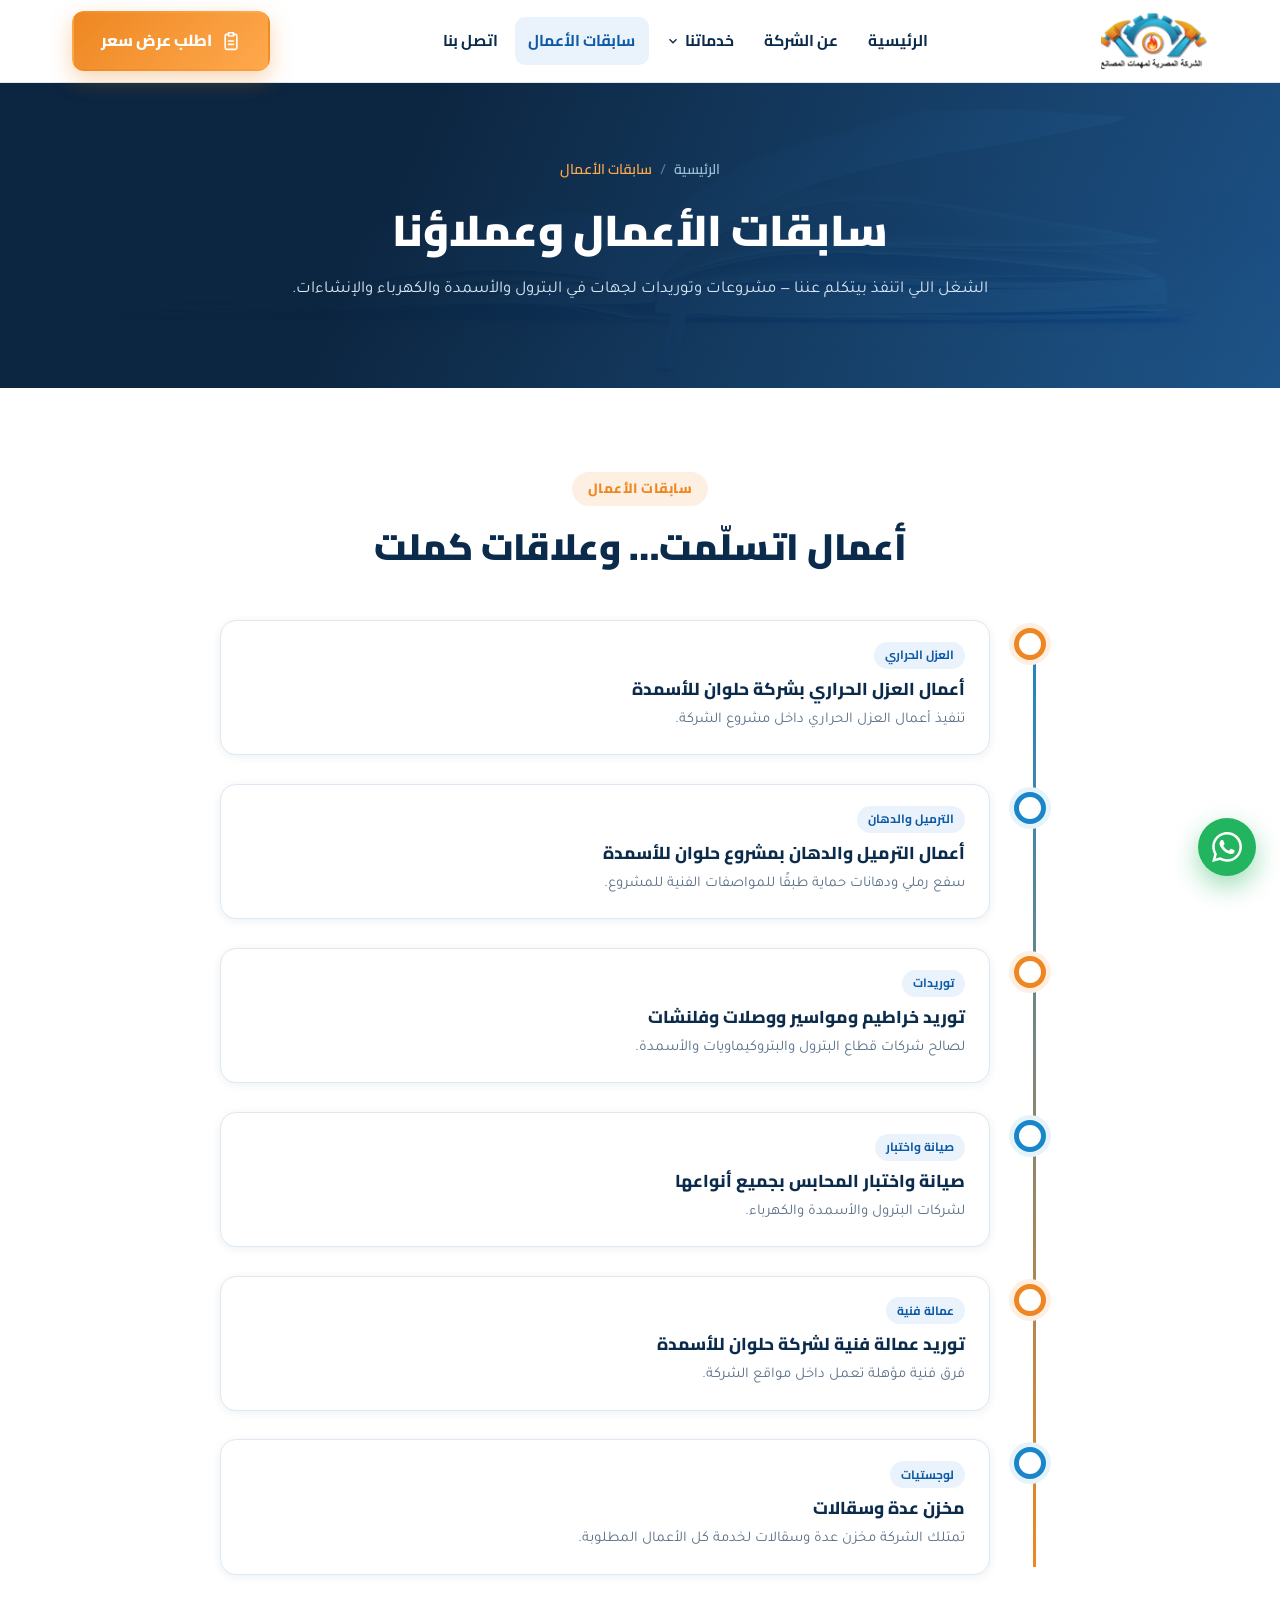
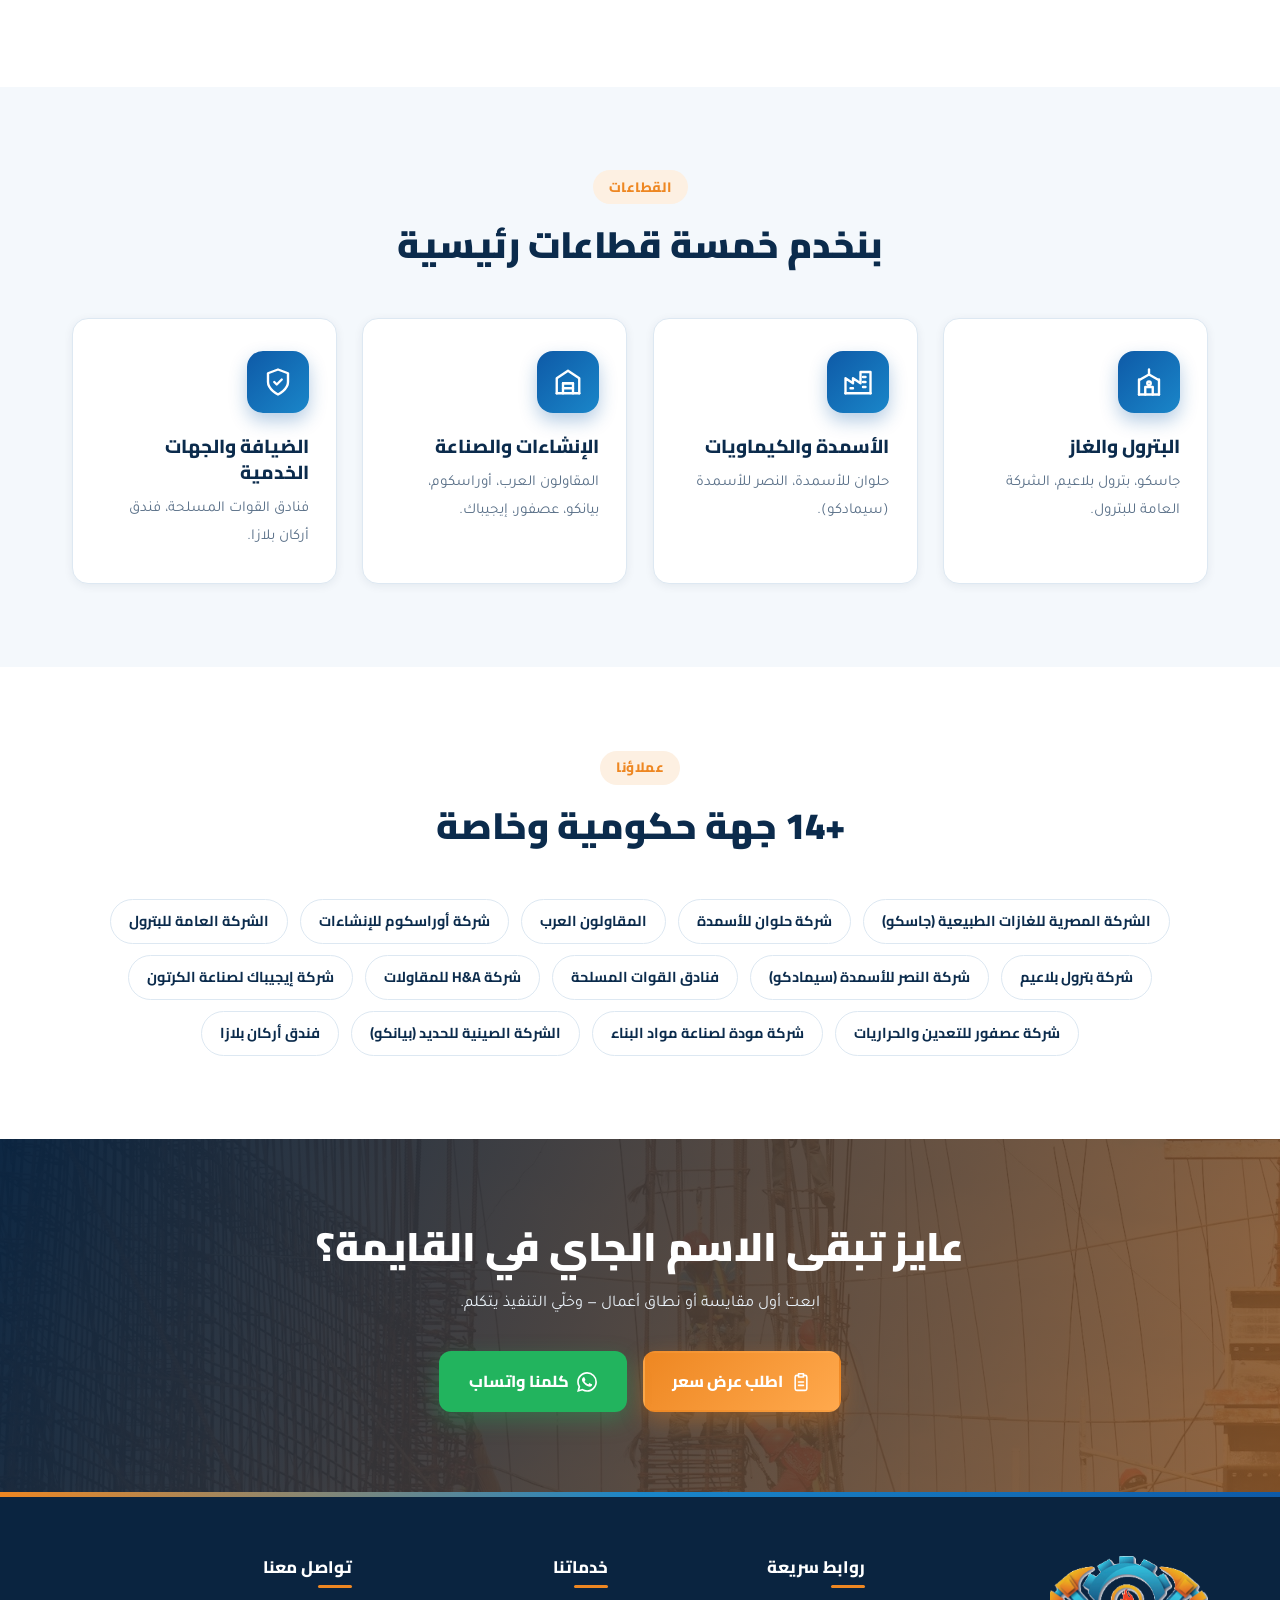
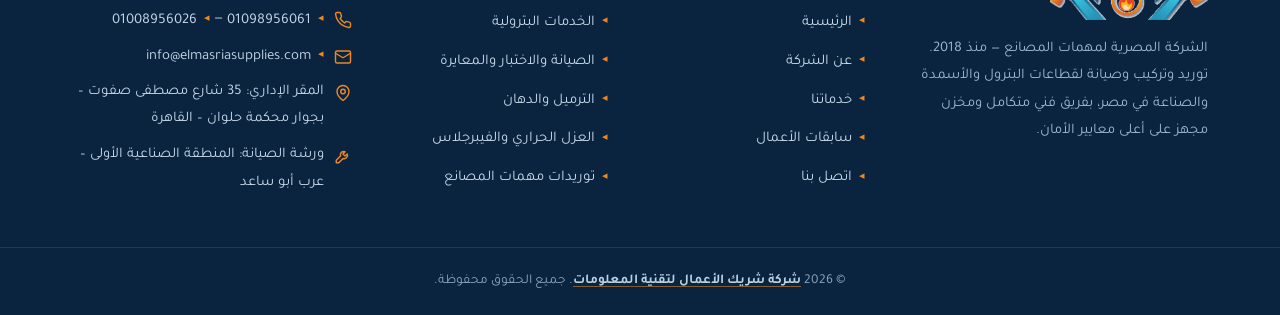
<file: projects.html>
<!DOCTYPE html>
<!-- Built with Claude website-builder skill -->
<html lang="ar" dir="rtl">
<head>
<meta charset="UTF-8">
<meta name="viewport" content="width=device-width, initial-scale=1.0">
<title>سابقات الأعمال وعملاؤنا | الشركة المصرية لمهمات المصانع</title>
<meta name="description" content="سابقات أعمالنا: عزل وترميل ودهان بحلوان للأسمدة، توريد خراطيم ومواسير وفلنشات لقطاع البترول، وصيانة محابس لشركات البترول والأسمدة والكهرباء.">
<link rel="canonical" href="https://elmasriasupplies.com/projects.html">
<meta name="robots" content="index, follow, max-image-preview:large">
<meta name="theme-color" content="#0b2b4c">
<meta property="og:type" content="website">
<meta property="og:site_name" content="الشركة المصرية لمهمات المصانع">
<meta property="og:locale" content="ar_EG">
<meta property="og:title" content="سابقات الأعمال وعملاؤنا | الشركة المصرية لمهمات المصانع">
<meta property="og:description" content="سابقات أعمالنا: عزل وترميل ودهان بحلوان للأسمدة، توريد خراطيم ومواسير وفلنشات لقطاع البترول، وصيانة محابس لشركات البترول والأسمدة والكهرباء.">
<meta property="og:url" content="https://elmasriasupplies.com/projects.html">
<meta property="og:image" content="https://elmasriasupplies.com/assets/img/projects-refinery.jpg">
<meta property="og:image:width" content="1200">
<meta property="og:image:height" content="630">
<meta property="og:image:type" content="image/jpeg">
<meta property="og:image:alt" content="الشركة المصرية لمهمات المصانع — توريد وتركيب وصيانة لقطاعات البترول والأسمدة والصناعة">
<meta name="twitter:card" content="summary_large_image">
<meta name="twitter:title" content="سابقات الأعمال وعملاؤنا | الشركة المصرية لمهمات المصانع">
<meta name="twitter:description" content="سابقات أعمالنا: عزل وترميل ودهان بحلوان للأسمدة، توريد خراطيم ومواسير وفلنشات لقطاع البترول، وصيانة محابس لشركات البترول والأسمدة والكهرباء.">
<meta name="twitter:image" content="https://elmasriasupplies.com/assets/img/projects-refinery.jpg">
<link rel="icon" type="image/png" sizes="32x32" href="assets/img/favicon-32.png">
<link rel="icon" type="image/png" sizes="192x192" href="assets/img/favicon-192.png">
<link rel="apple-touch-icon" href="assets/img/favicon-192.png">
<link rel="preconnect" href="https://fonts.googleapis.com">
<link rel="preconnect" href="https://fonts.gstatic.com" crossorigin>
<link href="https://fonts.googleapis.com/css2?family=Cairo:wght@600;700;800;900&family=Tajawal:wght@400;500;700&display=swap" rel="stylesheet">
<link rel="preload" as="image" href="assets/img/projects-refinery.jpg" fetchpriority="high">
<link rel="stylesheet" href="assets/css/style.css?v=df6ea2d7">
<script type="application/ld+json">{"@context": "https://schema.org", "@type": "Organization", "@id": "https://elmasriasupplies.com/#org", "name": "الشركة المصرية لمهمات المصانع", "alternateName": "Egyptian Company for Factory Supplies", "url": "https://elmasriasupplies.com/", "logo": "https://elmasriasupplies.com/assets/img/logo.png", "image": "https://elmasriasupplies.com/assets/img/og-cover-v2.jpg", "email": "info@elmasriasupplies.com", "telephone": "+201098956061", "foundingDate": "2018", "address": {"@type": "PostalAddress", "streetAddress": "35 شارع مصطفى صفوت، بجوار محكمة حلوان", "addressLocality": "القاهرة", "addressCountry": "EG"}, "contactPoint": [{"@type": "ContactPoint", "telephone": "+201098956061", "contactType": "sales", "availableLanguage": ["ar"]}, {"@type": "ContactPoint", "telephone": "+201008956026", "contactType": "customer service", "availableLanguage": ["ar"]}], "areaServed": "EG"}</script>
<script type="application/ld+json">{"@context": "https://schema.org", "@type": "BreadcrumbList", "itemListElement": [{"@type": "ListItem", "position": 1, "name": "الرئيسية", "item": "https://elmasriasupplies.com/"}, {"@type": "ListItem", "position": 2, "name": "سابقات الأعمال", "item": "https://elmasriasupplies.com/projects.html"}]}</script>
</head>
<body>

<header class="header">
  <div class="container">
    <a class="brand" href="index.html" aria-label="الشركة المصرية لمهمات المصانع — الرئيسية">
      <img src="assets/img/logo.png" alt="شعار الشركة المصرية لمهمات المصانع" width="180" height="98">
    </a>
    <nav aria-label="القائمة الرئيسية"><ul class="nav"><li><a href="index.html">الرئيسية</a></li><li><a href="about.html">عن الشركة</a></li><li class="has-dd"><a href="services.html">خدماتنا <svg class="caret" viewBox="0 0 24 24" fill="none" stroke="currentColor" stroke-width="2.4"><path d="M6 9l6 6 6-6"/></svg></a><div class="dropdown"><a href="petroleum-services.html"><svg viewBox="0 0 24 24" fill="none" stroke="currentColor" stroke-width="1.9" stroke-linecap="round" stroke-linejoin="round" aria-hidden="true"><path d="M12 2v4"/><path d="M5 10l7-4 7 4"/><path d="M4 22V10m16 12V10"/><path d="M4 22h16"/><path d="M9 22v-6h6v6"/><circle cx="12" cy="13" r="1.4"/></svg> الخدمات البترولية</a><a href="maintenance-calibration.html"><svg viewBox="0 0 24 24" fill="none" stroke="currentColor" stroke-width="1.9" stroke-linecap="round" stroke-linejoin="round" aria-hidden="true"><circle cx="12" cy="13" r="9"/><path d="M12 13l4-4"/><path d="M12 6v1M5.6 8.6l.7.7M19 13h-1M5 13H4M17.7 8.6l-.7.7"/></svg> الصيانة والاختبار والمعايرة</a><a href="sandblasting-painting.html"><svg viewBox="0 0 24 24" fill="none" stroke="currentColor" stroke-width="1.9" stroke-linecap="round" stroke-linejoin="round" aria-hidden="true"><path d="M4 20c4-1 6-3 7-6l3 3c-3 1-5 3-6 7z"/><path d="M13 11l4-4"/><path d="M17 3l1.5 1.5M20 6l1.5 1.5M20 2l2 2"/><circle cx="15.5" cy="8.5" r="1"/></svg> الترميل والدهان</a><a href="thermal-insulation.html"><svg viewBox="0 0 24 24" fill="none" stroke="currentColor" stroke-width="1.9" stroke-linecap="round" stroke-linejoin="round" aria-hidden="true"><path d="M4 8h9M4 12h9M4 16h9"/><path d="M17 4v10.5a2.5 2.5 0 1 0 2 0V4a1 1 0 0 0-2 0z"/></svg> العزل الحراري والفيبرجلاس</a><a href="supplies.html"><svg viewBox="0 0 24 24" fill="none" stroke="currentColor" stroke-width="1.9" stroke-linecap="round" stroke-linejoin="round" aria-hidden="true"><path d="M21 8l-9-5-9 5v8l9 5 9-5z"/><path d="M3.3 8.5L12 13l8.7-4.5"/><path d="M12 13v9"/><path d="M7.5 5.7l9 4.8"/></svg> توريدات مهمات المصانع</a><a class="all" href="services.html">كل الخدمات <svg viewBox="0 0 24 24" fill="none" stroke="currentColor" stroke-width="1.9" stroke-linecap="round" stroke-linejoin="round" aria-hidden="true"><path d="M19 12H5"/><path d="M11 6l-6 6 6 6"/></svg></a></div></li><li class="active"><a href="projects.html">سابقات الأعمال</a></li><li><a href="contact.html">اتصل بنا</a></li></ul></nav>
    <div class="header-cta">
      <a class="btn btn-orange" href="contact.html"><svg viewBox="0 0 24 24" fill="none" stroke="currentColor" stroke-width="1.9" stroke-linecap="round" stroke-linejoin="round" aria-hidden="true"><path d="M9 2h6v4H9z"/><path d="M9 4H7a2 2 0 0 0-2 2v14a2 2 0 0 0 2 2h10a2 2 0 0 0 2-2V6a2 2 0 0 0-2-2h-2"/><path d="M9 12h6M9 16h6"/></svg> اطلب عرض سعر</a>
      <button class="burger" aria-label="فتح القائمة" aria-expanded="false"><span></span><span></span><span></span></button>
    </div>
  </div>
</header>

<section class="phero">
  <div class="ph-bg" style="background-image:url('assets/img/projects-refinery.jpg')" aria-hidden="true"></div>
  <div class="container">
    <nav class="crumbs" aria-label="مسار الصفحة"><a href="index.html">الرئيسية</a><span class="sep">/</span><span class="cur">سابقات الأعمال</span></nav>
    <h1>سابقات الأعمال وعملاؤنا</h1>
    <p>الشغل اللي اتنفذ بيتكلم عننا — مشروعات وتوريدات لجهات في البترول والأسمدة والكهرباء والإنشاءات.</p>
  </div>
</section>

<section class="sec">
  <div class="container">
    <div class="sec-head rv">
      <span class="kicker">سابقات الأعمال</span>
      <h2>أعمال اتسلّمت… وعلاقات كملت</h2>
    </div>
    <div class="pline"><div class="pitem rv"><div class="pcard"><span class="ptag">العزل الحراري</span><h3>أعمال العزل الحراري بشركة حلوان للأسمدة</h3><p>تنفيذ أعمال العزل الحراري داخل مشروع الشركة.</p></div></div><div class="pitem rv"><div class="pcard"><span class="ptag">الترميل والدهان</span><h3>أعمال الترميل والدهان بمشروع حلوان للأسمدة</h3><p>سفع رملي ودهانات حماية طبقًا للمواصفات الفنية للمشروع.</p></div></div><div class="pitem rv"><div class="pcard"><span class="ptag">توريدات</span><h3>توريد خراطيم ومواسير ووصلات وفلنشات</h3><p>لصالح شركات قطاع البترول والبتروكيماويات والأسمدة.</p></div></div><div class="pitem rv"><div class="pcard"><span class="ptag">صيانة واختبار</span><h3>صيانة واختبار المحابس بجميع أنواعها</h3><p>لشركات البترول والأسمدة والكهرباء.</p></div></div><div class="pitem rv"><div class="pcard"><span class="ptag">عمالة فنية</span><h3>توريد عمالة فنية لشركة حلوان للأسمدة</h3><p>فرق فنية مؤهلة تعمل داخل مواقع الشركة.</p></div></div><div class="pitem rv"><div class="pcard"><span class="ptag">لوجستيات</span><h3>مخزن عدة وسقالات</h3><p>تمتلك الشركة مخزن عدة وسقالات لخدمة كل الأعمال المطلوبة.</p></div></div></div>
  </div>
</section>

<section class="sec alt">
  <div class="container">
    <div class="sec-head rv">
      <span class="kicker">القطاعات</span>
      <h2>بنخدم خمسة قطاعات رئيسية</h2>
    </div>
    <div class="grid g4">
      <div class="card rv"><span class="ico"><svg viewBox="0 0 24 24" fill="none" stroke="currentColor" stroke-width="1.9" stroke-linecap="round" stroke-linejoin="round" aria-hidden="true"><path d="M12 2v4"/><path d="M5 10l7-4 7 4"/><path d="M4 22V10m16 12V10"/><path d="M4 22h16"/><path d="M9 22v-6h6v6"/><circle cx="12" cy="13" r="1.4"/></svg></span><h3>البترول والغاز</h3><p>جاسكو، بترول بلاعيم، الشركة العامة للبترول.</p></div>
      <div class="card rv d1"><span class="ico"><svg viewBox="0 0 24 24" fill="none" stroke="currentColor" stroke-width="1.9" stroke-linecap="round" stroke-linejoin="round" aria-hidden="true"><path d="M2 21V9l6 4V9l6 4V4h8v17"/><path d="M2 21h20"/><path d="M16 8h2M16 12h2M16 16h2M6 17h2"/></svg></span><h3>الأسمدة والكيماويات</h3><p>حلوان للأسمدة، النصر للأسمدة (سيمادكو).</p></div>
      <div class="card rv d2"><span class="ico"><svg viewBox="0 0 24 24" fill="none" stroke="currentColor" stroke-width="1.9" stroke-linecap="round" stroke-linejoin="round" aria-hidden="true"><path d="M3 21V9l9-6 9 6v12"/><path d="M3 21h18"/><path d="M8 21v-8h8v8"/><path d="M8 17h8M8 13h8"/></svg></span><h3>الإنشاءات والصناعة</h3><p>المقاولون العرب، أوراسكوم، بيانكو، عصفور، إيجيباك.</p></div>
      <div class="card rv d3"><span class="ico"><svg viewBox="0 0 24 24" fill="none" stroke="currentColor" stroke-width="1.9" stroke-linecap="round" stroke-linejoin="round" aria-hidden="true"><path d="M12 22s8-4 8-10V5l-8-3-8 3v7c0 6 8 10 8 10z"/><path d="M9 12l2 2 4-4"/></svg></span><h3>الضيافة والجهات الخدمية</h3><p>فنادق القوات المسلحة، فندق أركان بلازا.</p></div>
    </div>
  </div>
</section>

<section class="sec">
  <div class="container">
    <div class="sec-head rv">
      <span class="kicker">عملاؤنا</span>
      <h2>+14 جهة حكومية وخاصة</h2>
    </div>
    <ul class="chips light rv d1"><li>الشركة المصرية للغازات الطبيعية (جاسكو)</li><li>شركة حلوان للأسمدة</li><li>المقاولون العرب</li><li>شركة أوراسكوم للإنشاءات</li><li>الشركة العامة للبترول</li><li>شركة بترول بلاعيم</li><li>شركة النصر للأسمدة (سيمادكو)</li><li>فنادق القوات المسلحة</li><li>شركة H&A للمقاولات</li><li>شركة إيجيباك لصناعة الكرتون</li><li>شركة عصفور للتعدين والحراريات</li><li>شركة مودة لصناعة مواد البناء</li><li>الشركة الصينية للحديد (بيانكو)</li><li>فندق أركان بلازا</li></ul>
  </div>
</section>


<section class="cta-banner">
  <div class="container rv">
    <h2>عايز تبقى الاسم الجاي في القايمة؟</h2>
    <p>ابعت أول مقايسة أو نطاق أعمال — وخلّي التنفيذ يتكلم.</p>
    <div class="hero-cta">
      <a class="btn btn-orange" href="contact.html"><svg viewBox="0 0 24 24" fill="none" stroke="currentColor" stroke-width="1.9" stroke-linecap="round" stroke-linejoin="round" aria-hidden="true"><path d="M9 2h6v4H9z"/><path d="M9 4H7a2 2 0 0 0-2 2v14a2 2 0 0 0 2 2h10a2 2 0 0 0 2-2V6a2 2 0 0 0-2-2h-2"/><path d="M9 12h6M9 16h6"/></svg> اطلب عرض سعر</a>
      <a class="btn btn-wa" href="https://wa.me/201098956061" target="_blank" rel="noopener"><svg viewBox="0 0 24 24" fill="currentColor" aria-hidden="true"><path d="M17.472 14.382c-.297-.149-1.758-.867-2.03-.967-.273-.099-.471-.148-.67.15-.197.297-.767.966-.94 1.164-.173.199-.347.223-.644.075-.297-.15-1.255-.463-2.39-1.475-.883-.788-1.48-1.761-1.653-2.059-.173-.297-.018-.458.13-.606.134-.133.298-.347.446-.52.149-.174.198-.298.298-.497.099-.198.05-.371-.025-.52-.075-.149-.669-1.612-.916-2.207-.242-.579-.487-.5-.669-.51-.173-.008-.371-.01-.57-.01-.198 0-.52.074-.792.372-.272.297-1.04 1.016-1.04 2.479 0 1.462 1.065 2.875 1.213 3.074.149.198 2.096 3.2 5.077 4.487.709.306 1.262.489 1.694.625.712.227 1.36.195 1.871.118.571-.085 1.758-.719 2.006-1.413.248-.694.248-1.289.173-1.413-.074-.124-.272-.198-.57-.347m-5.421 7.403h-.004a9.87 9.87 0 01-5.031-1.378l-.361-.214-3.741.982.998-3.648-.235-.374a9.86 9.86 0 01-1.51-5.26c.001-5.45 4.436-9.884 9.888-9.884 2.64 0 5.122 1.03 6.988 2.898a9.825 9.825 0 012.893 6.994c-.003 5.45-4.437 9.884-9.885 9.884m8.413-18.297A11.815 11.815 0 0012.05 0C5.495 0 .16 5.335.157 11.892c0 2.096.547 4.142 1.588 5.945L.057 24l6.305-1.654a11.882 11.882 0 005.683 1.448h.005c6.554 0 11.89-5.335 11.893-11.893a11.821 11.821 0 00-3.48-8.413z"/></svg> كلمنا واتساب</a>
    </div>
  </div>
</section>


<footer class="footer">
  <div class="container">
    <div class="fgrid">
      <div class="fbrand">
        <img src="assets/img/logo-emblem.png" alt="الشركة المصرية لمهمات المصانع" width="158" height="64" loading="lazy">
        <p>الشركة المصرية لمهمات المصانع — منذ 2018. توريد وتركيب وصيانة لقطاعات البترول والأسمدة والصناعة في مصر، بفريق فني متكامل ومخزن مجهز على أعلى معايير الأمان.</p>
      </div>
      <div>
        <h4>روابط سريعة</h4>
        <ul><li><a href="index.html">الرئيسية</a></li><li><a href="about.html">عن الشركة</a></li><li><a href="services.html">خدماتنا</a></li><li><a href="projects.html">سابقات الأعمال</a></li><li><a href="contact.html">اتصل بنا</a></li></ul>
      </div>
      <div>
        <h4>خدماتنا</h4>
        <ul><li><a href="petroleum-services.html">الخدمات البترولية</a></li><li><a href="maintenance-calibration.html">الصيانة والاختبار والمعايرة</a></li><li><a href="sandblasting-painting.html">الترميل والدهان</a></li><li><a href="thermal-insulation.html">العزل الحراري والفيبرجلاس</a></li><li><a href="supplies.html">توريدات مهمات المصانع</a></li></ul>
      </div>
      <div>
        <h4>تواصل معنا</h4>
        <ul class="fcontact">
          <li><svg viewBox="0 0 24 24" fill="none" stroke="currentColor" stroke-width="1.9" stroke-linecap="round" stroke-linejoin="round" aria-hidden="true"><path d="M22 16.9v3a2 2 0 0 1-2.2 2 19.8 19.8 0 0 1-8.6-3.1 19.5 19.5 0 0 1-6-6A19.8 19.8 0 0 1 2.1 4.2 2 2 0 0 1 4.1 2h3a2 2 0 0 1 2 1.7c.13.96.36 1.9.7 2.8a2 2 0 0 1-.45 2.1L8.1 9.9a16 16 0 0 0 6 6l1.3-1.27a2 2 0 0 1 2.1-.45c.9.34 1.84.57 2.8.7A2 2 0 0 1 22 16.9z"/></svg> <span><a href="tel:+201098956061"><bdo dir="ltr">01098956061</bdo></a> — <a href="tel:+201008956026"><bdo dir="ltr">01008956026</bdo></a></span></li>
          <li><svg viewBox="0 0 24 24" fill="none" stroke="currentColor" stroke-width="1.9" stroke-linecap="round" stroke-linejoin="round" aria-hidden="true"><rect x="2" y="4" width="20" height="16" rx="2"/><path d="M22 7l-10 6L2 7"/></svg> <a href="mailto:info@elmasriasupplies.com">info@elmasriasupplies.com</a></li>
          <li><svg viewBox="0 0 24 24" fill="none" stroke="currentColor" stroke-width="1.9" stroke-linecap="round" stroke-linejoin="round" aria-hidden="true"><path d="M20 10c0 6-8 12-8 12S4 16 4 10a8 8 0 1 1 16 0z"/><circle cx="12" cy="10" r="3"/></svg> <span>المقر الإداري: 35 شارع مصطفى صفوت – بجوار محكمة حلوان – القاهرة</span></li>
          <li><svg viewBox="0 0 24 24" fill="none" stroke="currentColor" stroke-width="1.9" stroke-linecap="round" stroke-linejoin="round" aria-hidden="true"><path d="M14.7 6.3a4.5 4.5 0 0 0-6 5.6L3 17.6V21h3.4l5.7-5.7a4.5 4.5 0 0 0 5.6-6L14.6 12l-2.6-2.6 2.7-3.1z"/></svg> <span>ورشة الصيانة: المنطقة الصناعية الأولى – عرب أبو ساعد</span></li>
        </ul>
      </div>
    </div>
  </div>
  <div class="fbottom">
    <div class="container">© 2026 <a href="https://bp-eg.com" target="_blank" rel="noopener">شركة شريك الأعمال لتقنية المعلومات</a>. جميع الحقوق محفوظة.</div>
  </div>
</footer>
<a class="wa-float" href="https://wa.me/201098956061?text=%D8%A3%D9%87%D9%84%D8%A7%D9%8B%D8%8C%20%D8%B9%D8%A7%D9%8A%D8%B2%20%D8%A3%D8%B7%D9%84%D8%A8%20%D8%B9%D8%B1%D8%B6%20%D8%B3%D8%B9%D8%B1" aria-label="تواصل معنا على واتساب" target="_blank" rel="noopener"><svg viewBox="0 0 24 24" fill="currentColor" aria-hidden="true"><path d="M17.472 14.382c-.297-.149-1.758-.867-2.03-.967-.273-.099-.471-.148-.67.15-.197.297-.767.966-.94 1.164-.173.199-.347.223-.644.075-.297-.15-1.255-.463-2.39-1.475-.883-.788-1.48-1.761-1.653-2.059-.173-.297-.018-.458.13-.606.134-.133.298-.347.446-.52.149-.174.198-.298.298-.497.099-.198.05-.371-.025-.52-.075-.149-.669-1.612-.916-2.207-.242-.579-.487-.5-.669-.51-.173-.008-.371-.01-.57-.01-.198 0-.52.074-.792.372-.272.297-1.04 1.016-1.04 2.479 0 1.462 1.065 2.875 1.213 3.074.149.198 2.096 3.2 5.077 4.487.709.306 1.262.489 1.694.625.712.227 1.36.195 1.871.118.571-.085 1.758-.719 2.006-1.413.248-.694.248-1.289.173-1.413-.074-.124-.272-.198-.57-.347m-5.421 7.403h-.004a9.87 9.87 0 01-5.031-1.378l-.361-.214-3.741.982.998-3.648-.235-.374a9.86 9.86 0 01-1.51-5.26c.001-5.45 4.436-9.884 9.888-9.884 2.64 0 5.122 1.03 6.988 2.898a9.825 9.825 0 012.893 6.994c-.003 5.45-4.437 9.884-9.885 9.884m8.413-18.297A11.815 11.815 0 0012.05 0C5.495 0 .16 5.335.157 11.892c0 2.096.547 4.142 1.588 5.945L.057 24l6.305-1.654a11.882 11.882 0 005.683 1.448h.005c6.554 0 11.89-5.335 11.893-11.893a11.821 11.821 0 00-3.48-8.413z"/></svg></a>
<script src="assets/js/main.js?v=25f01ce3" defer></script>
</body>
</html>
</file>
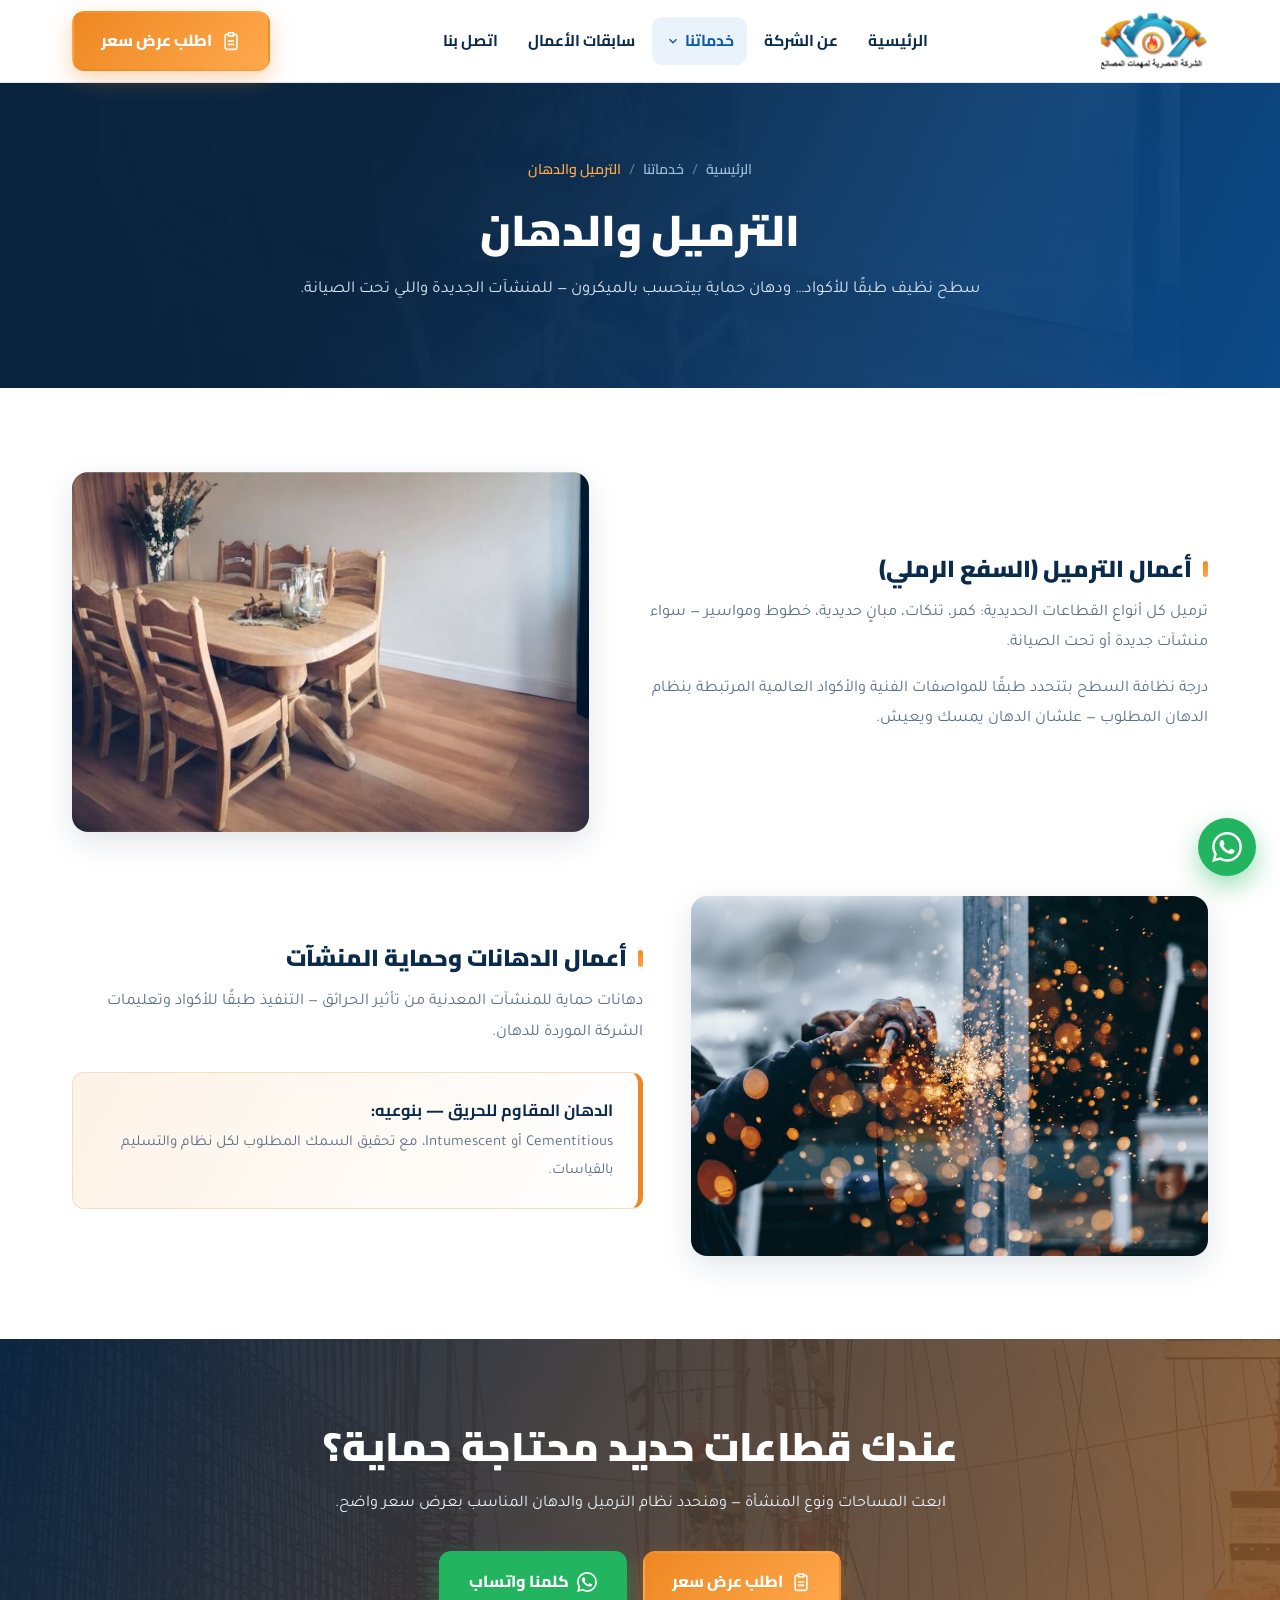
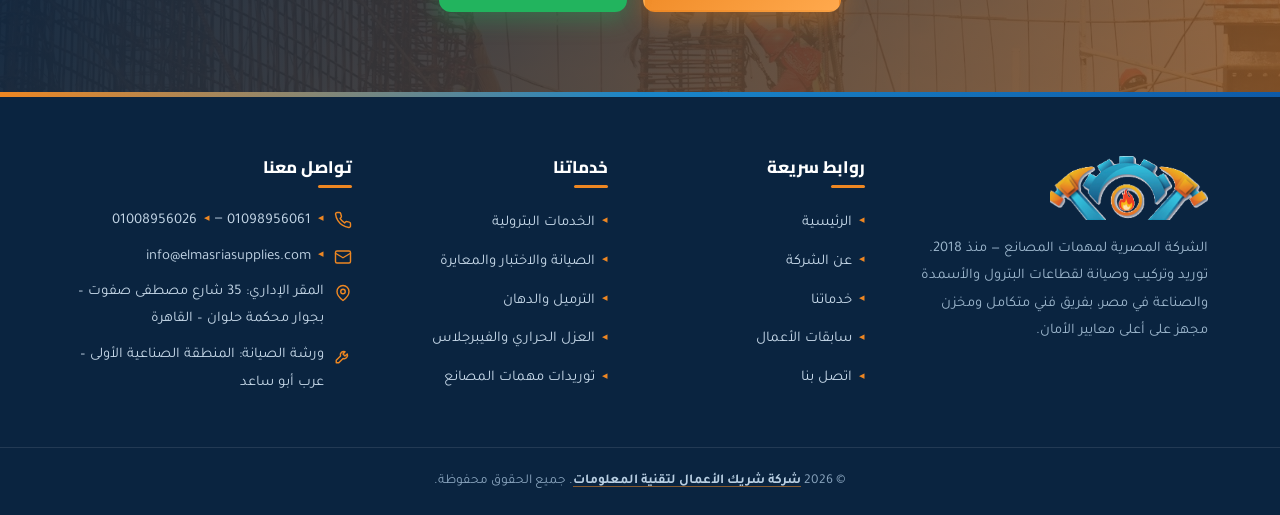
<file: sandblasting-painting.html>
<!DOCTYPE html>
<!-- Built with Claude website-builder skill -->
<html lang="ar" dir="rtl">
<head>
<meta charset="UTF-8">
<meta name="viewport" content="width=device-width, initial-scale=1.0">
<title>الترميل والدهان والسفع الرملي | المصرية لمهمات المصانع</title>
<meta name="description" content="ترميل (سفع رملي) لكل القطاعات الحديدية طبقًا للأكواد العالمية، ودهانات مقاومة للحريق Cementitious وIntumescent بالسمك المطلوب.">
<link rel="canonical" href="https://elmasriasupplies.com/sandblasting-painting.html">
<meta name="robots" content="index, follow, max-image-preview:large">
<meta name="theme-color" content="#0b2b4c">
<meta property="og:type" content="website">
<meta property="og:site_name" content="الشركة المصرية لمهمات المصانع">
<meta property="og:locale" content="ar_EG">
<meta property="og:title" content="الترميل والدهان (السفع الرملي) | الشركة المصرية لمهمات المصانع">
<meta property="og:description" content="ترميل (سفع رملي) لكل القطاعات الحديدية طبقًا للأكواد العالمية، ودهانات مقاومة للحريق Cementitious وIntumescent بالسمك المطلوب.">
<meta property="og:url" content="https://elmasriasupplies.com/sandblasting-painting.html">
<meta property="og:image" content="https://elmasriasupplies.com/assets/img/sandblasting-steel.jpg">
<meta property="og:image:width" content="1200">
<meta property="og:image:height" content="630">
<meta property="og:image:type" content="image/jpeg">
<meta property="og:image:alt" content="الشركة المصرية لمهمات المصانع — توريد وتركيب وصيانة لقطاعات البترول والأسمدة والصناعة">
<meta name="twitter:card" content="summary_large_image">
<meta name="twitter:title" content="الترميل والدهان (السفع الرملي) | الشركة المصرية لمهمات المصانع">
<meta name="twitter:description" content="ترميل (سفع رملي) لكل القطاعات الحديدية طبقًا للأكواد العالمية، ودهانات مقاومة للحريق Cementitious وIntumescent بالسمك المطلوب.">
<meta name="twitter:image" content="https://elmasriasupplies.com/assets/img/sandblasting-steel.jpg">
<link rel="icon" type="image/png" sizes="32x32" href="assets/img/favicon-32.png">
<link rel="icon" type="image/png" sizes="192x192" href="assets/img/favicon-192.png">
<link rel="apple-touch-icon" href="assets/img/favicon-192.png">
<link rel="preconnect" href="https://fonts.googleapis.com">
<link rel="preconnect" href="https://fonts.gstatic.com" crossorigin>
<link href="https://fonts.googleapis.com/css2?family=Cairo:wght@600;700;800;900&family=Tajawal:wght@400;500;700&display=swap" rel="stylesheet">
<link rel="preload" as="image" href="assets/img/sandblasting-steel.jpg" fetchpriority="high">
<link rel="stylesheet" href="assets/css/style.css?v=df6ea2d7">
<script type="application/ld+json">{"@context": "https://schema.org", "@type": "Organization", "@id": "https://elmasriasupplies.com/#org", "name": "الشركة المصرية لمهمات المصانع", "alternateName": "Egyptian Company for Factory Supplies", "url": "https://elmasriasupplies.com/", "logo": "https://elmasriasupplies.com/assets/img/logo.png", "image": "https://elmasriasupplies.com/assets/img/og-cover-v2.jpg", "email": "info@elmasriasupplies.com", "telephone": "+201098956061", "foundingDate": "2018", "address": {"@type": "PostalAddress", "streetAddress": "35 شارع مصطفى صفوت، بجوار محكمة حلوان", "addressLocality": "القاهرة", "addressCountry": "EG"}, "contactPoint": [{"@type": "ContactPoint", "telephone": "+201098956061", "contactType": "sales", "availableLanguage": ["ar"]}, {"@type": "ContactPoint", "telephone": "+201008956026", "contactType": "customer service", "availableLanguage": ["ar"]}], "areaServed": "EG"}</script>
<script type="application/ld+json">{"@context": "https://schema.org", "@type": "BreadcrumbList", "itemListElement": [{"@type": "ListItem", "position": 1, "name": "الرئيسية", "item": "https://elmasriasupplies.com/"}, {"@type": "ListItem", "position": 2, "name": "خدماتنا", "item": "https://elmasriasupplies.com/services.html"}, {"@type": "ListItem", "position": 3, "name": "الترميل والدهان", "item": "https://elmasriasupplies.com/sandblasting-painting.html"}]}</script>
<script type="application/ld+json">{"@context": "https://schema.org", "@type": "Service", "name": "الترميل والدهان", "description": "ترميل (سفع رملي) لكل القطاعات الحديدية طبقًا للأكواد العالمية، ودهانات مقاومة للحريق Cementitious وIntumescent بالسمك المطلوب.", "url": "https://elmasriasupplies.com/sandblasting-painting.html", "areaServed": "EG", "provider": {"@id": "https://elmasriasupplies.com/#org"}, "inLanguage": "ar"}</script>
</head>
<body>

<header class="header">
  <div class="container">
    <a class="brand" href="index.html" aria-label="الشركة المصرية لمهمات المصانع — الرئيسية">
      <img src="assets/img/logo.png" alt="شعار الشركة المصرية لمهمات المصانع" width="180" height="98">
    </a>
    <nav aria-label="القائمة الرئيسية"><ul class="nav"><li><a href="index.html">الرئيسية</a></li><li><a href="about.html">عن الشركة</a></li><li class="active has-dd"><a href="services.html">خدماتنا <svg class="caret" viewBox="0 0 24 24" fill="none" stroke="currentColor" stroke-width="2.4"><path d="M6 9l6 6 6-6"/></svg></a><div class="dropdown"><a href="petroleum-services.html"><svg viewBox="0 0 24 24" fill="none" stroke="currentColor" stroke-width="1.9" stroke-linecap="round" stroke-linejoin="round" aria-hidden="true"><path d="M12 2v4"/><path d="M5 10l7-4 7 4"/><path d="M4 22V10m16 12V10"/><path d="M4 22h16"/><path d="M9 22v-6h6v6"/><circle cx="12" cy="13" r="1.4"/></svg> الخدمات البترولية</a><a href="maintenance-calibration.html"><svg viewBox="0 0 24 24" fill="none" stroke="currentColor" stroke-width="1.9" stroke-linecap="round" stroke-linejoin="round" aria-hidden="true"><circle cx="12" cy="13" r="9"/><path d="M12 13l4-4"/><path d="M12 6v1M5.6 8.6l.7.7M19 13h-1M5 13H4M17.7 8.6l-.7.7"/></svg> الصيانة والاختبار والمعايرة</a><a href="sandblasting-painting.html"><svg viewBox="0 0 24 24" fill="none" stroke="currentColor" stroke-width="1.9" stroke-linecap="round" stroke-linejoin="round" aria-hidden="true"><path d="M4 20c4-1 6-3 7-6l3 3c-3 1-5 3-6 7z"/><path d="M13 11l4-4"/><path d="M17 3l1.5 1.5M20 6l1.5 1.5M20 2l2 2"/><circle cx="15.5" cy="8.5" r="1"/></svg> الترميل والدهان</a><a href="thermal-insulation.html"><svg viewBox="0 0 24 24" fill="none" stroke="currentColor" stroke-width="1.9" stroke-linecap="round" stroke-linejoin="round" aria-hidden="true"><path d="M4 8h9M4 12h9M4 16h9"/><path d="M17 4v10.5a2.5 2.5 0 1 0 2 0V4a1 1 0 0 0-2 0z"/></svg> العزل الحراري والفيبرجلاس</a><a href="supplies.html"><svg viewBox="0 0 24 24" fill="none" stroke="currentColor" stroke-width="1.9" stroke-linecap="round" stroke-linejoin="round" aria-hidden="true"><path d="M21 8l-9-5-9 5v8l9 5 9-5z"/><path d="M3.3 8.5L12 13l8.7-4.5"/><path d="M12 13v9"/><path d="M7.5 5.7l9 4.8"/></svg> توريدات مهمات المصانع</a><a class="all" href="services.html">كل الخدمات <svg viewBox="0 0 24 24" fill="none" stroke="currentColor" stroke-width="1.9" stroke-linecap="round" stroke-linejoin="round" aria-hidden="true"><path d="M19 12H5"/><path d="M11 6l-6 6 6 6"/></svg></a></div></li><li><a href="projects.html">سابقات الأعمال</a></li><li><a href="contact.html">اتصل بنا</a></li></ul></nav>
    <div class="header-cta">
      <a class="btn btn-orange" href="contact.html"><svg viewBox="0 0 24 24" fill="none" stroke="currentColor" stroke-width="1.9" stroke-linecap="round" stroke-linejoin="round" aria-hidden="true"><path d="M9 2h6v4H9z"/><path d="M9 4H7a2 2 0 0 0-2 2v14a2 2 0 0 0 2 2h10a2 2 0 0 0 2-2V6a2 2 0 0 0-2-2h-2"/><path d="M9 12h6M9 16h6"/></svg> اطلب عرض سعر</a>
      <button class="burger" aria-label="فتح القائمة" aria-expanded="false"><span></span><span></span><span></span></button>
    </div>
  </div>
</header>

<section class="phero">
  <div class="ph-bg" style="background-image:url('assets/img/sandblasting-steel.jpg')" aria-hidden="true"></div>
  <div class="container">
    <nav class="crumbs" aria-label="مسار الصفحة"><a href="index.html">الرئيسية</a><span class="sep">/</span><a href="services.html">خدماتنا</a><span class="sep">/</span><span class="cur">الترميل والدهان</span></nav>
    <h1>الترميل والدهان</h1>
    <p>سطح نظيف طبقًا للأكواد… ودهان حماية بيتحسب بالميكرون — للمنشآت الجديدة واللي تحت الصيانة.</p>
  </div>
</section>

<section class="sec">
  <div class="container">
    <div class="sblock">
      <div class="rv">
        <h2>أعمال الترميل (السفع الرملي)</h2>
        <p>ترميل كل أنواع القطاعات الحديدية: كمر، تنكات، مبانٍ حديدية، خطوط ومواسير — سواء منشآت جديدة أو تحت الصيانة.</p>
        <p>درجة نظافة السطح بتتحدد طبقًا للمواصفات الفنية والأكواد العالمية المرتبطة بنظام الدهان المطلوب — علشان الدهان يمسك ويعيش.</p>
      </div>
      <img class="rv d1" src="assets/img/sandblasting-steel.jpg" alt="عامل ينفذ أعمال سفع رملي على قطاعات معدنية" width="700" height="360" loading="lazy">
    </div>
    <div class="sblock rev">
      <div class="rv">
        <h2>أعمال الدهانات وحماية المنشآت</h2>
        <p>دهانات حماية للمنشآت المعدنية من تأثير الحرائق — التنفيذ طبقًا للأكواد وتعليمات الشركة الموردة للدهان.</p>
        <div class="callout">
          <b>الدهان المقاوم للحريق — بنوعيه:</b>
          <p>Cementitious أو Intumescent، مع تحقيق السمك المطلوب لكل نظام والتسليم بالقياسات.</p>
        </div>
      </div>
      <img class="rv d1" src="assets/img/welding-protection.jpg" alt="أعمال تجهيز ومعالجة أسطح معدنية بشرر الصنفرة" width="700" height="360" loading="lazy">
    </div>
  </div>
</section>

<section class="cta-banner">
  <div class="container rv">
    <h2>عندك قطاعات حديد محتاجة حماية؟</h2>
    <p>ابعت المساحات ونوع المنشأة — وهنحدد نظام الترميل والدهان المناسب بعرض سعر واضح.</p>
    <div class="hero-cta">
      <a class="btn btn-orange" href="contact.html"><svg viewBox="0 0 24 24" fill="none" stroke="currentColor" stroke-width="1.9" stroke-linecap="round" stroke-linejoin="round" aria-hidden="true"><path d="M9 2h6v4H9z"/><path d="M9 4H7a2 2 0 0 0-2 2v14a2 2 0 0 0 2 2h10a2 2 0 0 0 2-2V6a2 2 0 0 0-2-2h-2"/><path d="M9 12h6M9 16h6"/></svg> اطلب عرض سعر</a>
      <a class="btn btn-wa" href="https://wa.me/201098956061" target="_blank" rel="noopener"><svg viewBox="0 0 24 24" fill="currentColor" aria-hidden="true"><path d="M17.472 14.382c-.297-.149-1.758-.867-2.03-.967-.273-.099-.471-.148-.67.15-.197.297-.767.966-.94 1.164-.173.199-.347.223-.644.075-.297-.15-1.255-.463-2.39-1.475-.883-.788-1.48-1.761-1.653-2.059-.173-.297-.018-.458.13-.606.134-.133.298-.347.446-.52.149-.174.198-.298.298-.497.099-.198.05-.371-.025-.52-.075-.149-.669-1.612-.916-2.207-.242-.579-.487-.5-.669-.51-.173-.008-.371-.01-.57-.01-.198 0-.52.074-.792.372-.272.297-1.04 1.016-1.04 2.479 0 1.462 1.065 2.875 1.213 3.074.149.198 2.096 3.2 5.077 4.487.709.306 1.262.489 1.694.625.712.227 1.36.195 1.871.118.571-.085 1.758-.719 2.006-1.413.248-.694.248-1.289.173-1.413-.074-.124-.272-.198-.57-.347m-5.421 7.403h-.004a9.87 9.87 0 01-5.031-1.378l-.361-.214-3.741.982.998-3.648-.235-.374a9.86 9.86 0 01-1.51-5.26c.001-5.45 4.436-9.884 9.888-9.884 2.64 0 5.122 1.03 6.988 2.898a9.825 9.825 0 012.893 6.994c-.003 5.45-4.437 9.884-9.885 9.884m8.413-18.297A11.815 11.815 0 0012.05 0C5.495 0 .16 5.335.157 11.892c0 2.096.547 4.142 1.588 5.945L.057 24l6.305-1.654a11.882 11.882 0 005.683 1.448h.005c6.554 0 11.89-5.335 11.893-11.893a11.821 11.821 0 00-3.48-8.413z"/></svg> كلمنا واتساب</a>
    </div>
  </div>
</section>


<footer class="footer">
  <div class="container">
    <div class="fgrid">
      <div class="fbrand">
        <img src="assets/img/logo-emblem.png" alt="الشركة المصرية لمهمات المصانع" width="158" height="64" loading="lazy">
        <p>الشركة المصرية لمهمات المصانع — منذ 2018. توريد وتركيب وصيانة لقطاعات البترول والأسمدة والصناعة في مصر، بفريق فني متكامل ومخزن مجهز على أعلى معايير الأمان.</p>
      </div>
      <div>
        <h4>روابط سريعة</h4>
        <ul><li><a href="index.html">الرئيسية</a></li><li><a href="about.html">عن الشركة</a></li><li><a href="services.html">خدماتنا</a></li><li><a href="projects.html">سابقات الأعمال</a></li><li><a href="contact.html">اتصل بنا</a></li></ul>
      </div>
      <div>
        <h4>خدماتنا</h4>
        <ul><li><a href="petroleum-services.html">الخدمات البترولية</a></li><li><a href="maintenance-calibration.html">الصيانة والاختبار والمعايرة</a></li><li><a href="sandblasting-painting.html">الترميل والدهان</a></li><li><a href="thermal-insulation.html">العزل الحراري والفيبرجلاس</a></li><li><a href="supplies.html">توريدات مهمات المصانع</a></li></ul>
      </div>
      <div>
        <h4>تواصل معنا</h4>
        <ul class="fcontact">
          <li><svg viewBox="0 0 24 24" fill="none" stroke="currentColor" stroke-width="1.9" stroke-linecap="round" stroke-linejoin="round" aria-hidden="true"><path d="M22 16.9v3a2 2 0 0 1-2.2 2 19.8 19.8 0 0 1-8.6-3.1 19.5 19.5 0 0 1-6-6A19.8 19.8 0 0 1 2.1 4.2 2 2 0 0 1 4.1 2h3a2 2 0 0 1 2 1.7c.13.96.36 1.9.7 2.8a2 2 0 0 1-.45 2.1L8.1 9.9a16 16 0 0 0 6 6l1.3-1.27a2 2 0 0 1 2.1-.45c.9.34 1.84.57 2.8.7A2 2 0 0 1 22 16.9z"/></svg> <span><a href="tel:+201098956061"><bdo dir="ltr">01098956061</bdo></a> — <a href="tel:+201008956026"><bdo dir="ltr">01008956026</bdo></a></span></li>
          <li><svg viewBox="0 0 24 24" fill="none" stroke="currentColor" stroke-width="1.9" stroke-linecap="round" stroke-linejoin="round" aria-hidden="true"><rect x="2" y="4" width="20" height="16" rx="2"/><path d="M22 7l-10 6L2 7"/></svg> <a href="mailto:info@elmasriasupplies.com">info@elmasriasupplies.com</a></li>
          <li><svg viewBox="0 0 24 24" fill="none" stroke="currentColor" stroke-width="1.9" stroke-linecap="round" stroke-linejoin="round" aria-hidden="true"><path d="M20 10c0 6-8 12-8 12S4 16 4 10a8 8 0 1 1 16 0z"/><circle cx="12" cy="10" r="3"/></svg> <span>المقر الإداري: 35 شارع مصطفى صفوت – بجوار محكمة حلوان – القاهرة</span></li>
          <li><svg viewBox="0 0 24 24" fill="none" stroke="currentColor" stroke-width="1.9" stroke-linecap="round" stroke-linejoin="round" aria-hidden="true"><path d="M14.7 6.3a4.5 4.5 0 0 0-6 5.6L3 17.6V21h3.4l5.7-5.7a4.5 4.5 0 0 0 5.6-6L14.6 12l-2.6-2.6 2.7-3.1z"/></svg> <span>ورشة الصيانة: المنطقة الصناعية الأولى – عرب أبو ساعد</span></li>
        </ul>
      </div>
    </div>
  </div>
  <div class="fbottom">
    <div class="container">© 2026 <a href="https://bp-eg.com" target="_blank" rel="noopener">شركة شريك الأعمال لتقنية المعلومات</a>. جميع الحقوق محفوظة.</div>
  </div>
</footer>
<a class="wa-float" href="https://wa.me/201098956061?text=%D8%A3%D9%87%D9%84%D8%A7%D9%8B%D8%8C%20%D8%B9%D8%A7%D9%8A%D8%B2%20%D8%A3%D8%B7%D9%84%D8%A8%20%D8%B9%D8%B1%D8%B6%20%D8%B3%D8%B9%D8%B1" aria-label="تواصل معنا على واتساب" target="_blank" rel="noopener"><svg viewBox="0 0 24 24" fill="currentColor" aria-hidden="true"><path d="M17.472 14.382c-.297-.149-1.758-.867-2.03-.967-.273-.099-.471-.148-.67.15-.197.297-.767.966-.94 1.164-.173.199-.347.223-.644.075-.297-.15-1.255-.463-2.39-1.475-.883-.788-1.48-1.761-1.653-2.059-.173-.297-.018-.458.13-.606.134-.133.298-.347.446-.52.149-.174.198-.298.298-.497.099-.198.05-.371-.025-.52-.075-.149-.669-1.612-.916-2.207-.242-.579-.487-.5-.669-.51-.173-.008-.371-.01-.57-.01-.198 0-.52.074-.792.372-.272.297-1.04 1.016-1.04 2.479 0 1.462 1.065 2.875 1.213 3.074.149.198 2.096 3.2 5.077 4.487.709.306 1.262.489 1.694.625.712.227 1.36.195 1.871.118.571-.085 1.758-.719 2.006-1.413.248-.694.248-1.289.173-1.413-.074-.124-.272-.198-.57-.347m-5.421 7.403h-.004a9.87 9.87 0 01-5.031-1.378l-.361-.214-3.741.982.998-3.648-.235-.374a9.86 9.86 0 01-1.51-5.26c.001-5.45 4.436-9.884 9.888-9.884 2.64 0 5.122 1.03 6.988 2.898a9.825 9.825 0 012.893 6.994c-.003 5.45-4.437 9.884-9.885 9.884m8.413-18.297A11.815 11.815 0 0012.05 0C5.495 0 .16 5.335.157 11.892c0 2.096.547 4.142 1.588 5.945L.057 24l6.305-1.654a11.882 11.882 0 005.683 1.448h.005c6.554 0 11.89-5.335 11.893-11.893a11.821 11.821 0 00-3.48-8.413z"/></svg></a>
<script src="assets/js/main.js?v=25f01ce3" defer></script>
</body>
</html>
</file>
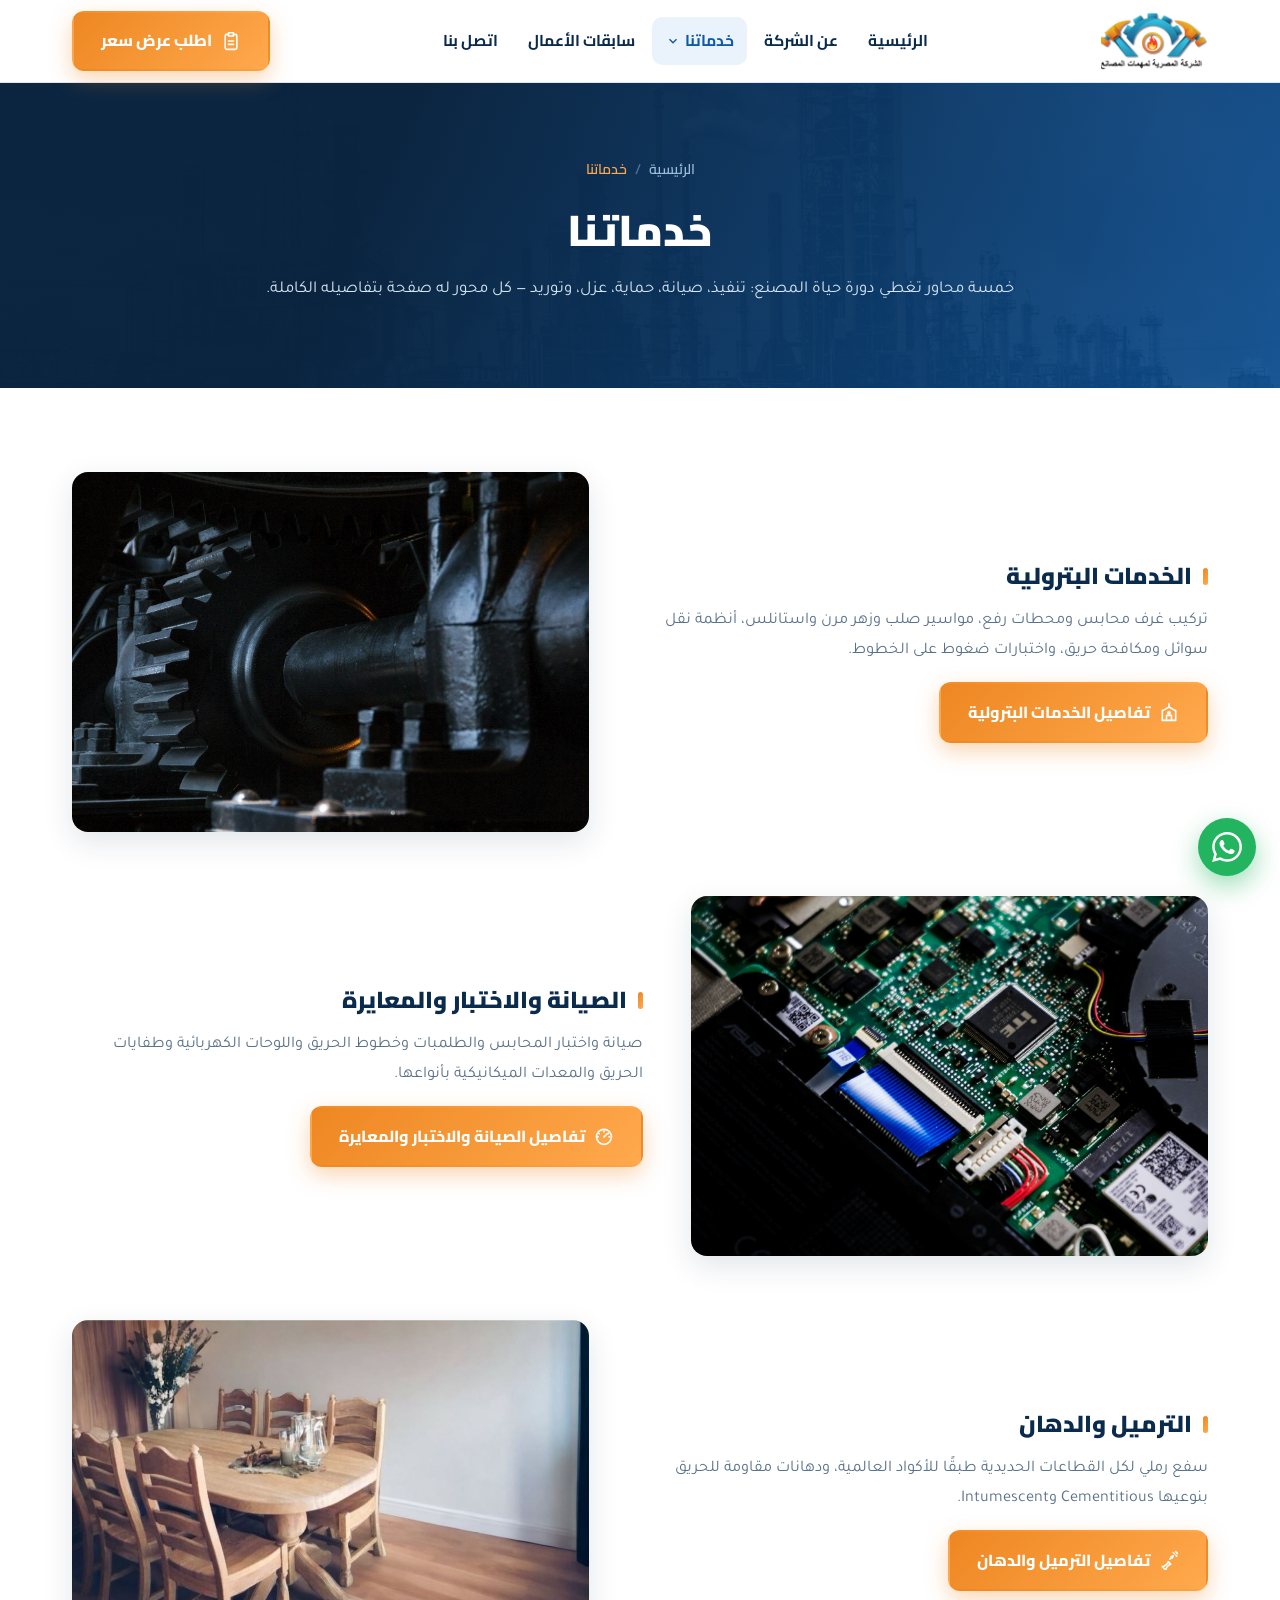
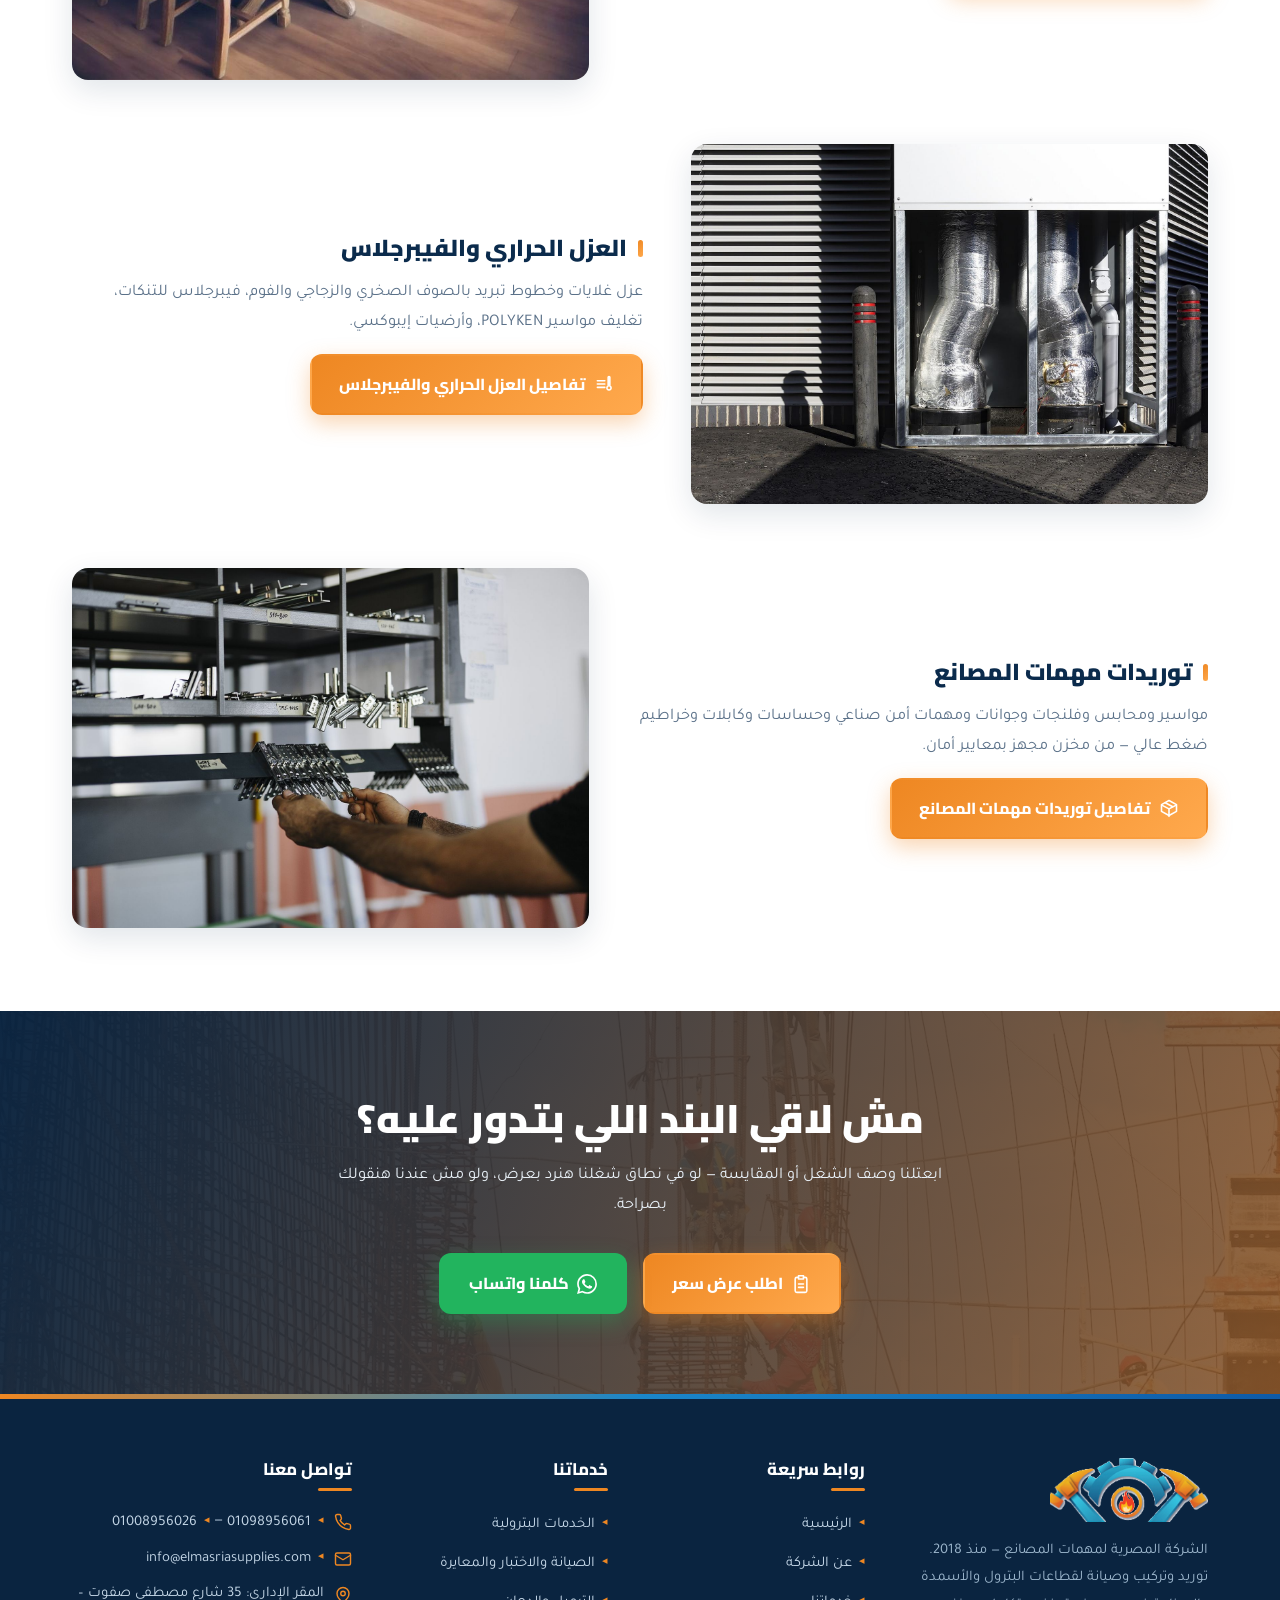
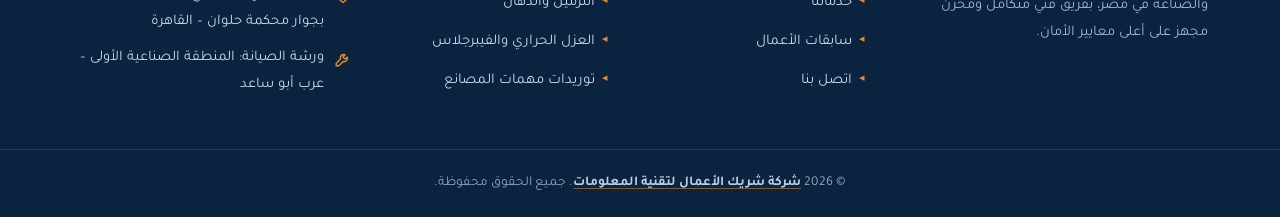
<file: services.html>
<!DOCTYPE html>
<!-- Built with Claude website-builder skill -->
<html lang="ar" dir="rtl">
<head>
<meta charset="UTF-8">
<meta name="viewport" content="width=device-width, initial-scale=1.0">
<title>خدماتنا الصناعية | الشركة المصرية لمهمات المصانع</title>
<meta name="description" content="خمسة محاور خدمات صناعية في مصر: خدمات بترولية، صيانة واختبار ومعايرة، ترميل ودهان، عزل حراري وفيبرجلاس، وتوريدات مهمات المصانع.">
<link rel="canonical" href="https://elmasriasupplies.com/services.html">
<meta name="robots" content="index, follow, max-image-preview:large">
<meta name="theme-color" content="#0b2b4c">
<meta property="og:type" content="website">
<meta property="og:site_name" content="الشركة المصرية لمهمات المصانع">
<meta property="og:locale" content="ar_EG">
<meta property="og:title" content="خدماتنا الصناعية | الشركة المصرية لمهمات المصانع">
<meta property="og:description" content="خمسة محاور خدمات صناعية في مصر: خدمات بترولية، صيانة واختبار ومعايرة، ترميل ودهان، عزل حراري وفيبرجلاس، وتوريدات مهمات المصانع.">
<meta property="og:url" content="https://elmasriasupplies.com/services.html">
<meta property="og:image" content="https://elmasriasupplies.com/assets/img/og-cover-v2.jpg">
<meta property="og:image:width" content="1200">
<meta property="og:image:height" content="630">
<meta property="og:image:type" content="image/jpeg">
<meta property="og:image:alt" content="الشركة المصرية لمهمات المصانع — توريد وتركيب وصيانة لقطاعات البترول والأسمدة والصناعة">
<meta name="twitter:card" content="summary_large_image">
<meta name="twitter:title" content="خدماتنا الصناعية | الشركة المصرية لمهمات المصانع">
<meta name="twitter:description" content="خمسة محاور خدمات صناعية في مصر: خدمات بترولية، صيانة واختبار ومعايرة، ترميل ودهان، عزل حراري وفيبرجلاس، وتوريدات مهمات المصانع.">
<meta name="twitter:image" content="https://elmasriasupplies.com/assets/img/og-cover-v2.jpg">
<link rel="icon" type="image/png" sizes="32x32" href="assets/img/favicon-32.png">
<link rel="icon" type="image/png" sizes="192x192" href="assets/img/favicon-192.png">
<link rel="apple-touch-icon" href="assets/img/favicon-192.png">
<link rel="preconnect" href="https://fonts.googleapis.com">
<link rel="preconnect" href="https://fonts.gstatic.com" crossorigin>
<link href="https://fonts.googleapis.com/css2?family=Cairo:wght@600;700;800;900&family=Tajawal:wght@400;500;700&display=swap" rel="stylesheet">
<link rel="preload" as="image" href="assets/img/industrial-plant-pipes.jpg" fetchpriority="high">
<link rel="stylesheet" href="assets/css/style.css?v=df6ea2d7">
<script type="application/ld+json">{"@context": "https://schema.org", "@type": "Organization", "@id": "https://elmasriasupplies.com/#org", "name": "الشركة المصرية لمهمات المصانع", "alternateName": "Egyptian Company for Factory Supplies", "url": "https://elmasriasupplies.com/", "logo": "https://elmasriasupplies.com/assets/img/logo.png", "image": "https://elmasriasupplies.com/assets/img/og-cover-v2.jpg", "email": "info@elmasriasupplies.com", "telephone": "+201098956061", "foundingDate": "2018", "address": {"@type": "PostalAddress", "streetAddress": "35 شارع مصطفى صفوت، بجوار محكمة حلوان", "addressLocality": "القاهرة", "addressCountry": "EG"}, "contactPoint": [{"@type": "ContactPoint", "telephone": "+201098956061", "contactType": "sales", "availableLanguage": ["ar"]}, {"@type": "ContactPoint", "telephone": "+201008956026", "contactType": "customer service", "availableLanguage": ["ar"]}], "areaServed": "EG"}</script>
<script type="application/ld+json">{"@context": "https://schema.org", "@type": "BreadcrumbList", "itemListElement": [{"@type": "ListItem", "position": 1, "name": "الرئيسية", "item": "https://elmasriasupplies.com/"}, {"@type": "ListItem", "position": 2, "name": "خدماتنا", "item": "https://elmasriasupplies.com/services.html"}]}</script>
</head>
<body>

<header class="header">
  <div class="container">
    <a class="brand" href="index.html" aria-label="الشركة المصرية لمهمات المصانع — الرئيسية">
      <img src="assets/img/logo.png" alt="شعار الشركة المصرية لمهمات المصانع" width="180" height="98">
    </a>
    <nav aria-label="القائمة الرئيسية"><ul class="nav"><li><a href="index.html">الرئيسية</a></li><li><a href="about.html">عن الشركة</a></li><li class="active has-dd"><a href="services.html">خدماتنا <svg class="caret" viewBox="0 0 24 24" fill="none" stroke="currentColor" stroke-width="2.4"><path d="M6 9l6 6 6-6"/></svg></a><div class="dropdown"><a href="petroleum-services.html"><svg viewBox="0 0 24 24" fill="none" stroke="currentColor" stroke-width="1.9" stroke-linecap="round" stroke-linejoin="round" aria-hidden="true"><path d="M12 2v4"/><path d="M5 10l7-4 7 4"/><path d="M4 22V10m16 12V10"/><path d="M4 22h16"/><path d="M9 22v-6h6v6"/><circle cx="12" cy="13" r="1.4"/></svg> الخدمات البترولية</a><a href="maintenance-calibration.html"><svg viewBox="0 0 24 24" fill="none" stroke="currentColor" stroke-width="1.9" stroke-linecap="round" stroke-linejoin="round" aria-hidden="true"><circle cx="12" cy="13" r="9"/><path d="M12 13l4-4"/><path d="M12 6v1M5.6 8.6l.7.7M19 13h-1M5 13H4M17.7 8.6l-.7.7"/></svg> الصيانة والاختبار والمعايرة</a><a href="sandblasting-painting.html"><svg viewBox="0 0 24 24" fill="none" stroke="currentColor" stroke-width="1.9" stroke-linecap="round" stroke-linejoin="round" aria-hidden="true"><path d="M4 20c4-1 6-3 7-6l3 3c-3 1-5 3-6 7z"/><path d="M13 11l4-4"/><path d="M17 3l1.5 1.5M20 6l1.5 1.5M20 2l2 2"/><circle cx="15.5" cy="8.5" r="1"/></svg> الترميل والدهان</a><a href="thermal-insulation.html"><svg viewBox="0 0 24 24" fill="none" stroke="currentColor" stroke-width="1.9" stroke-linecap="round" stroke-linejoin="round" aria-hidden="true"><path d="M4 8h9M4 12h9M4 16h9"/><path d="M17 4v10.5a2.5 2.5 0 1 0 2 0V4a1 1 0 0 0-2 0z"/></svg> العزل الحراري والفيبرجلاس</a><a href="supplies.html"><svg viewBox="0 0 24 24" fill="none" stroke="currentColor" stroke-width="1.9" stroke-linecap="round" stroke-linejoin="round" aria-hidden="true"><path d="M21 8l-9-5-9 5v8l9 5 9-5z"/><path d="M3.3 8.5L12 13l8.7-4.5"/><path d="M12 13v9"/><path d="M7.5 5.7l9 4.8"/></svg> توريدات مهمات المصانع</a><a class="all" href="services.html">كل الخدمات <svg viewBox="0 0 24 24" fill="none" stroke="currentColor" stroke-width="1.9" stroke-linecap="round" stroke-linejoin="round" aria-hidden="true"><path d="M19 12H5"/><path d="M11 6l-6 6 6 6"/></svg></a></div></li><li><a href="projects.html">سابقات الأعمال</a></li><li><a href="contact.html">اتصل بنا</a></li></ul></nav>
    <div class="header-cta">
      <a class="btn btn-orange" href="contact.html"><svg viewBox="0 0 24 24" fill="none" stroke="currentColor" stroke-width="1.9" stroke-linecap="round" stroke-linejoin="round" aria-hidden="true"><path d="M9 2h6v4H9z"/><path d="M9 4H7a2 2 0 0 0-2 2v14a2 2 0 0 0 2 2h10a2 2 0 0 0 2-2V6a2 2 0 0 0-2-2h-2"/><path d="M9 12h6M9 16h6"/></svg> اطلب عرض سعر</a>
      <button class="burger" aria-label="فتح القائمة" aria-expanded="false"><span></span><span></span><span></span></button>
    </div>
  </div>
</header>

<section class="phero">
  <div class="ph-bg" style="background-image:url('assets/img/industrial-plant-pipes.jpg')" aria-hidden="true"></div>
  <div class="container">
    <nav class="crumbs" aria-label="مسار الصفحة"><a href="index.html">الرئيسية</a><span class="sep">/</span><span class="cur">خدماتنا</span></nav>
    <h1>خدماتنا</h1>
    <p>خمسة محاور تغطي دورة حياة المصنع: تنفيذ، صيانة، حماية، عزل، وتوريد — كل محور له صفحة بتفاصيله الكاملة.</p>
  </div>
</section>

<section class="sec">
  <div class="container">
    <div class="sblock">
      <div class="rv">
        <h2>الخدمات البترولية</h2>
        <p>تركيب غرف محابس ومحطات رفع، مواسير صلب وزهر مرن واستانلس، أنظمة نقل سوائل ومكافحة حريق، واختبارات ضغوط على الخطوط.</p>
        <a class="btn btn-orange" href="petroleum-services.html"><svg viewBox="0 0 24 24" fill="none" stroke="currentColor" stroke-width="1.9" stroke-linecap="round" stroke-linejoin="round" aria-hidden="true"><path d="M12 2v4"/><path d="M5 10l7-4 7 4"/><path d="M4 22V10m16 12V10"/><path d="M4 22h16"/><path d="M9 22v-6h6v6"/><circle cx="12" cy="13" r="1.4"/></svg> تفاصيل الخدمات البترولية</a>
      </div>
      <img class="rv d1" src="assets/img/petroleum-services-oilfield.jpg" alt="الخدمات البترولية — الشركة المصرية لمهمات المصانع" width="700" height="360" loading="lazy">
    </div>
    <div class="sblock rev">
      <div class="rv">
        <h2>الصيانة والاختبار والمعايرة</h2>
        <p>صيانة واختبار المحابس والطلمبات وخطوط الحريق واللوحات الكهربائية وطفايات الحريق والمعدات الميكانيكية بأنواعها.</p>
        <a class="btn btn-orange" href="maintenance-calibration.html"><svg viewBox="0 0 24 24" fill="none" stroke="currentColor" stroke-width="1.9" stroke-linecap="round" stroke-linejoin="round" aria-hidden="true"><circle cx="12" cy="13" r="9"/><path d="M12 13l4-4"/><path d="M12 6v1M5.6 8.6l.7.7M19 13h-1M5 13H4M17.7 8.6l-.7.7"/></svg> تفاصيل الصيانة والاختبار والمعايرة</a>
      </div>
      <img class="rv d1" src="assets/img/pressure-gauges.jpg" alt="الصيانة والاختبار والمعايرة — الشركة المصرية لمهمات المصانع" width="700" height="360" loading="lazy">
    </div>
    <div class="sblock">
      <div class="rv">
        <h2>الترميل والدهان</h2>
        <p>سفع رملي لكل القطاعات الحديدية طبقًا للأكواد العالمية، ودهانات مقاومة للحريق بنوعيها Cementitious وIntumescent.</p>
        <a class="btn btn-orange" href="sandblasting-painting.html"><svg viewBox="0 0 24 24" fill="none" stroke="currentColor" stroke-width="1.9" stroke-linecap="round" stroke-linejoin="round" aria-hidden="true"><path d="M4 20c4-1 6-3 7-6l3 3c-3 1-5 3-6 7z"/><path d="M13 11l4-4"/><path d="M17 3l1.5 1.5M20 6l1.5 1.5M20 2l2 2"/><circle cx="15.5" cy="8.5" r="1"/></svg> تفاصيل الترميل والدهان</a>
      </div>
      <img class="rv d1" src="assets/img/sandblasting-steel.jpg" alt="الترميل والدهان — الشركة المصرية لمهمات المصانع" width="700" height="360" loading="lazy">
    </div>
    <div class="sblock rev">
      <div class="rv">
        <h2>العزل الحراري والفيبرجلاس</h2>
        <p>عزل غلايات وخطوط تبريد بالصوف الصخري والزجاجي والفوم، فيبرجلاس للتنكات، تغليف مواسير POLYKEN، وأرضيات إيبوكسي.</p>
        <a class="btn btn-orange" href="thermal-insulation.html"><svg viewBox="0 0 24 24" fill="none" stroke="currentColor" stroke-width="1.9" stroke-linecap="round" stroke-linejoin="round" aria-hidden="true"><path d="M4 8h9M4 12h9M4 16h9"/><path d="M17 4v10.5a2.5 2.5 0 1 0 2 0V4a1 1 0 0 0-2 0z"/></svg> تفاصيل العزل الحراري والفيبرجلاس</a>
      </div>
      <img class="rv d1" src="assets/img/thermal-insulation-pipes.jpg" alt="العزل الحراري والفيبرجلاس — الشركة المصرية لمهمات المصانع" width="700" height="360" loading="lazy">
    </div>
    <div class="sblock">
      <div class="rv">
        <h2>توريدات مهمات المصانع</h2>
        <p>مواسير ومحابس وفلنجات وجوانات ومهمات أمن صناعي وحساسات وكابلات وخراطيم ضغط عالي — من مخزن مجهز بمعايير أمان.</p>
        <a class="btn btn-orange" href="supplies.html"><svg viewBox="0 0 24 24" fill="none" stroke="currentColor" stroke-width="1.9" stroke-linecap="round" stroke-linejoin="round" aria-hidden="true"><path d="M21 8l-9-5-9 5v8l9 5 9-5z"/><path d="M3.3 8.5L12 13l8.7-4.5"/><path d="M12 13v9"/><path d="M7.5 5.7l9 4.8"/></svg> تفاصيل توريدات مهمات المصانع</a>
      </div>
      <img class="rv d1" src="assets/img/factory-warehouse.jpg" alt="توريدات مهمات المصانع — الشركة المصرية لمهمات المصانع" width="700" height="360" loading="lazy">
    </div></div>
</section>

<section class="cta-banner">
  <div class="container rv">
    <h2>مش لاقي البند اللي بتدور عليه؟</h2>
    <p>ابعتلنا وصف الشغل أو المقايسة — لو في نطاق شغلنا هنرد بعرض، ولو مش عندنا هنقولك بصراحة.</p>
    <div class="hero-cta">
      <a class="btn btn-orange" href="contact.html"><svg viewBox="0 0 24 24" fill="none" stroke="currentColor" stroke-width="1.9" stroke-linecap="round" stroke-linejoin="round" aria-hidden="true"><path d="M9 2h6v4H9z"/><path d="M9 4H7a2 2 0 0 0-2 2v14a2 2 0 0 0 2 2h10a2 2 0 0 0 2-2V6a2 2 0 0 0-2-2h-2"/><path d="M9 12h6M9 16h6"/></svg> اطلب عرض سعر</a>
      <a class="btn btn-wa" href="https://wa.me/201098956061" target="_blank" rel="noopener"><svg viewBox="0 0 24 24" fill="currentColor" aria-hidden="true"><path d="M17.472 14.382c-.297-.149-1.758-.867-2.03-.967-.273-.099-.471-.148-.67.15-.197.297-.767.966-.94 1.164-.173.199-.347.223-.644.075-.297-.15-1.255-.463-2.39-1.475-.883-.788-1.48-1.761-1.653-2.059-.173-.297-.018-.458.13-.606.134-.133.298-.347.446-.52.149-.174.198-.298.298-.497.099-.198.05-.371-.025-.52-.075-.149-.669-1.612-.916-2.207-.242-.579-.487-.5-.669-.51-.173-.008-.371-.01-.57-.01-.198 0-.52.074-.792.372-.272.297-1.04 1.016-1.04 2.479 0 1.462 1.065 2.875 1.213 3.074.149.198 2.096 3.2 5.077 4.487.709.306 1.262.489 1.694.625.712.227 1.36.195 1.871.118.571-.085 1.758-.719 2.006-1.413.248-.694.248-1.289.173-1.413-.074-.124-.272-.198-.57-.347m-5.421 7.403h-.004a9.87 9.87 0 01-5.031-1.378l-.361-.214-3.741.982.998-3.648-.235-.374a9.86 9.86 0 01-1.51-5.26c.001-5.45 4.436-9.884 9.888-9.884 2.64 0 5.122 1.03 6.988 2.898a9.825 9.825 0 012.893 6.994c-.003 5.45-4.437 9.884-9.885 9.884m8.413-18.297A11.815 11.815 0 0012.05 0C5.495 0 .16 5.335.157 11.892c0 2.096.547 4.142 1.588 5.945L.057 24l6.305-1.654a11.882 11.882 0 005.683 1.448h.005c6.554 0 11.89-5.335 11.893-11.893a11.821 11.821 0 00-3.48-8.413z"/></svg> كلمنا واتساب</a>
    </div>
  </div>
</section>


<footer class="footer">
  <div class="container">
    <div class="fgrid">
      <div class="fbrand">
        <img src="assets/img/logo-emblem.png" alt="الشركة المصرية لمهمات المصانع" width="158" height="64" loading="lazy">
        <p>الشركة المصرية لمهمات المصانع — منذ 2018. توريد وتركيب وصيانة لقطاعات البترول والأسمدة والصناعة في مصر، بفريق فني متكامل ومخزن مجهز على أعلى معايير الأمان.</p>
      </div>
      <div>
        <h4>روابط سريعة</h4>
        <ul><li><a href="index.html">الرئيسية</a></li><li><a href="about.html">عن الشركة</a></li><li><a href="services.html">خدماتنا</a></li><li><a href="projects.html">سابقات الأعمال</a></li><li><a href="contact.html">اتصل بنا</a></li></ul>
      </div>
      <div>
        <h4>خدماتنا</h4>
        <ul><li><a href="petroleum-services.html">الخدمات البترولية</a></li><li><a href="maintenance-calibration.html">الصيانة والاختبار والمعايرة</a></li><li><a href="sandblasting-painting.html">الترميل والدهان</a></li><li><a href="thermal-insulation.html">العزل الحراري والفيبرجلاس</a></li><li><a href="supplies.html">توريدات مهمات المصانع</a></li></ul>
      </div>
      <div>
        <h4>تواصل معنا</h4>
        <ul class="fcontact">
          <li><svg viewBox="0 0 24 24" fill="none" stroke="currentColor" stroke-width="1.9" stroke-linecap="round" stroke-linejoin="round" aria-hidden="true"><path d="M22 16.9v3a2 2 0 0 1-2.2 2 19.8 19.8 0 0 1-8.6-3.1 19.5 19.5 0 0 1-6-6A19.8 19.8 0 0 1 2.1 4.2 2 2 0 0 1 4.1 2h3a2 2 0 0 1 2 1.7c.13.96.36 1.9.7 2.8a2 2 0 0 1-.45 2.1L8.1 9.9a16 16 0 0 0 6 6l1.3-1.27a2 2 0 0 1 2.1-.45c.9.34 1.84.57 2.8.7A2 2 0 0 1 22 16.9z"/></svg> <span><a href="tel:+201098956061"><bdo dir="ltr">01098956061</bdo></a> — <a href="tel:+201008956026"><bdo dir="ltr">01008956026</bdo></a></span></li>
          <li><svg viewBox="0 0 24 24" fill="none" stroke="currentColor" stroke-width="1.9" stroke-linecap="round" stroke-linejoin="round" aria-hidden="true"><rect x="2" y="4" width="20" height="16" rx="2"/><path d="M22 7l-10 6L2 7"/></svg> <a href="mailto:info@elmasriasupplies.com">info@elmasriasupplies.com</a></li>
          <li><svg viewBox="0 0 24 24" fill="none" stroke="currentColor" stroke-width="1.9" stroke-linecap="round" stroke-linejoin="round" aria-hidden="true"><path d="M20 10c0 6-8 12-8 12S4 16 4 10a8 8 0 1 1 16 0z"/><circle cx="12" cy="10" r="3"/></svg> <span>المقر الإداري: 35 شارع مصطفى صفوت – بجوار محكمة حلوان – القاهرة</span></li>
          <li><svg viewBox="0 0 24 24" fill="none" stroke="currentColor" stroke-width="1.9" stroke-linecap="round" stroke-linejoin="round" aria-hidden="true"><path d="M14.7 6.3a4.5 4.5 0 0 0-6 5.6L3 17.6V21h3.4l5.7-5.7a4.5 4.5 0 0 0 5.6-6L14.6 12l-2.6-2.6 2.7-3.1z"/></svg> <span>ورشة الصيانة: المنطقة الصناعية الأولى – عرب أبو ساعد</span></li>
        </ul>
      </div>
    </div>
  </div>
  <div class="fbottom">
    <div class="container">© 2026 <a href="https://bp-eg.com" target="_blank" rel="noopener">شركة شريك الأعمال لتقنية المعلومات</a>. جميع الحقوق محفوظة.</div>
  </div>
</footer>
<a class="wa-float" href="https://wa.me/201098956061?text=%D8%A3%D9%87%D9%84%D8%A7%D9%8B%D8%8C%20%D8%B9%D8%A7%D9%8A%D8%B2%20%D8%A3%D8%B7%D9%84%D8%A8%20%D8%B9%D8%B1%D8%B6%20%D8%B3%D8%B9%D8%B1" aria-label="تواصل معنا على واتساب" target="_blank" rel="noopener"><svg viewBox="0 0 24 24" fill="currentColor" aria-hidden="true"><path d="M17.472 14.382c-.297-.149-1.758-.867-2.03-.967-.273-.099-.471-.148-.67.15-.197.297-.767.966-.94 1.164-.173.199-.347.223-.644.075-.297-.15-1.255-.463-2.39-1.475-.883-.788-1.48-1.761-1.653-2.059-.173-.297-.018-.458.13-.606.134-.133.298-.347.446-.52.149-.174.198-.298.298-.497.099-.198.05-.371-.025-.52-.075-.149-.669-1.612-.916-2.207-.242-.579-.487-.5-.669-.51-.173-.008-.371-.01-.57-.01-.198 0-.52.074-.792.372-.272.297-1.04 1.016-1.04 2.479 0 1.462 1.065 2.875 1.213 3.074.149.198 2.096 3.2 5.077 4.487.709.306 1.262.489 1.694.625.712.227 1.36.195 1.871.118.571-.085 1.758-.719 2.006-1.413.248-.694.248-1.289.173-1.413-.074-.124-.272-.198-.57-.347m-5.421 7.403h-.004a9.87 9.87 0 01-5.031-1.378l-.361-.214-3.741.982.998-3.648-.235-.374a9.86 9.86 0 01-1.51-5.26c.001-5.45 4.436-9.884 9.888-9.884 2.64 0 5.122 1.03 6.988 2.898a9.825 9.825 0 012.893 6.994c-.003 5.45-4.437 9.884-9.885 9.884m8.413-18.297A11.815 11.815 0 0012.05 0C5.495 0 .16 5.335.157 11.892c0 2.096.547 4.142 1.588 5.945L.057 24l6.305-1.654a11.882 11.882 0 005.683 1.448h.005c6.554 0 11.89-5.335 11.893-11.893a11.821 11.821 0 00-3.48-8.413z"/></svg></a>
<script src="assets/js/main.js?v=25f01ce3" defer></script>
</body>
</html>
</file>
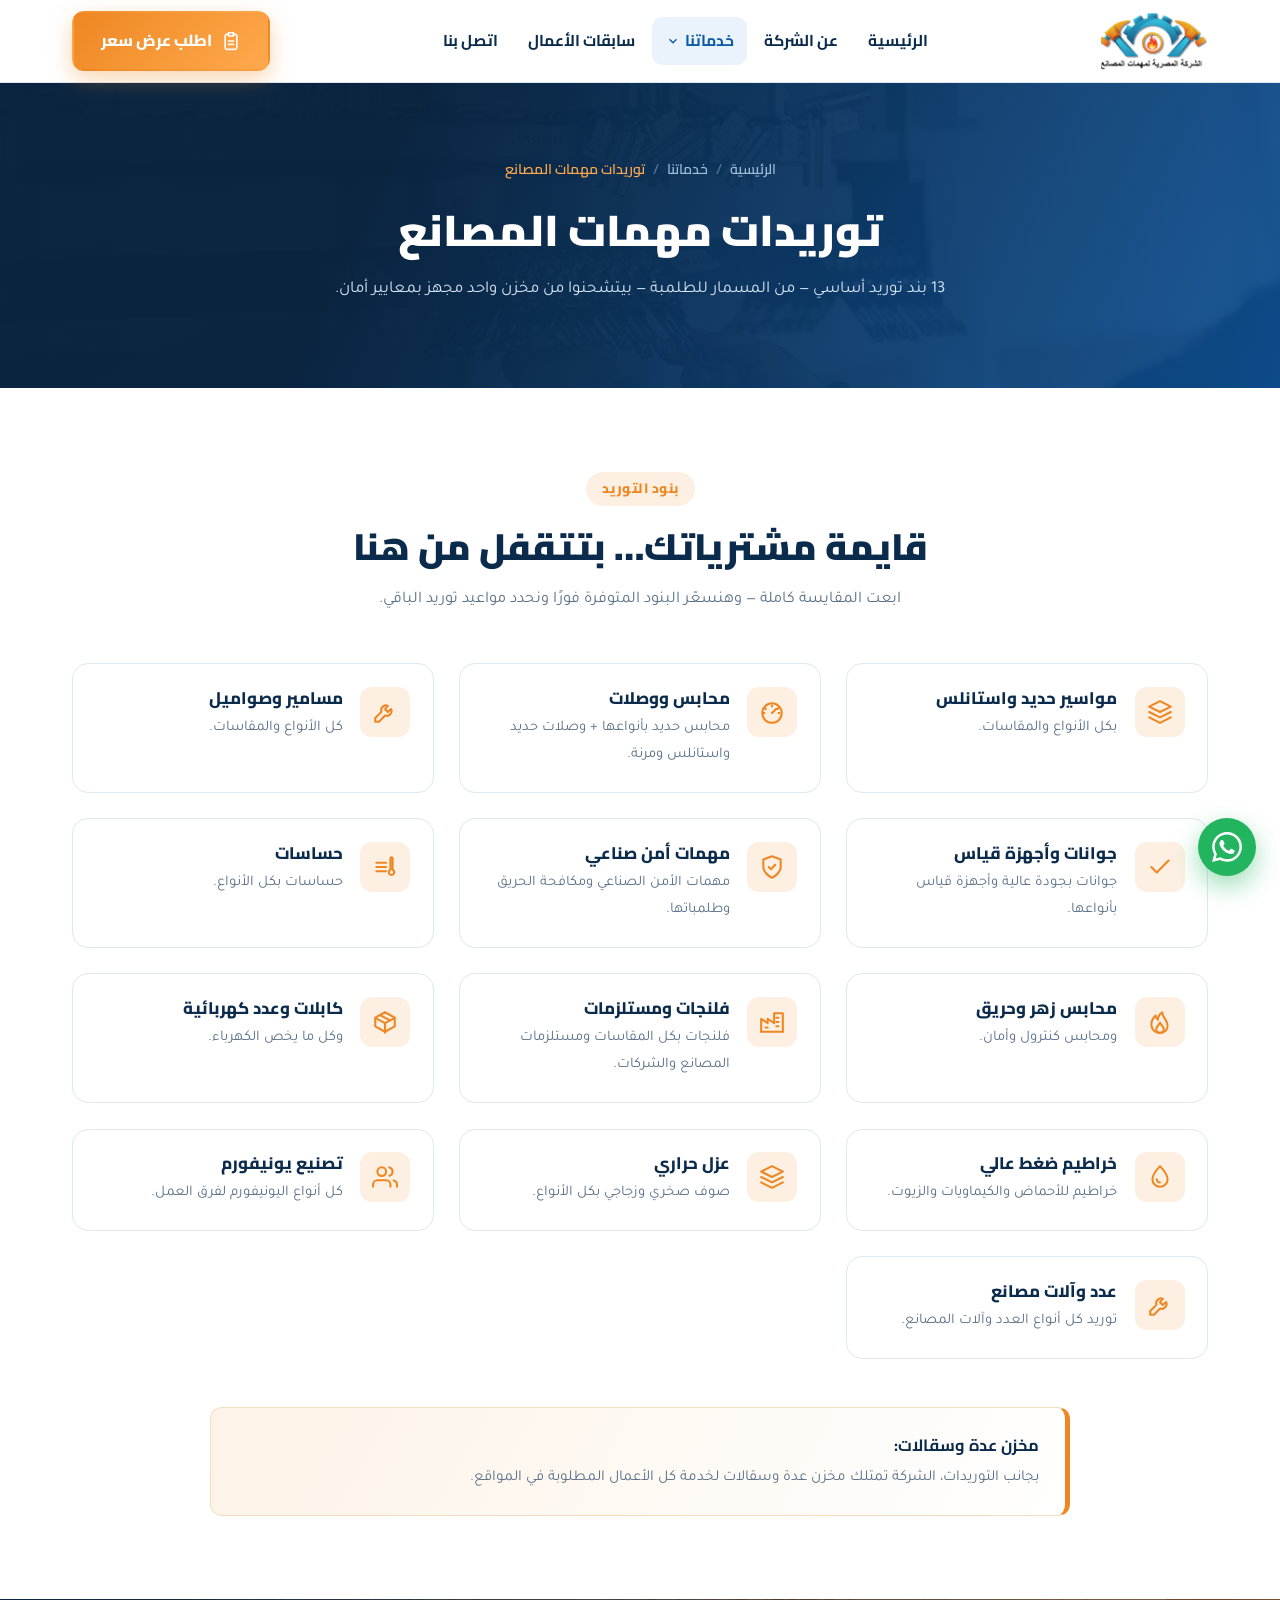
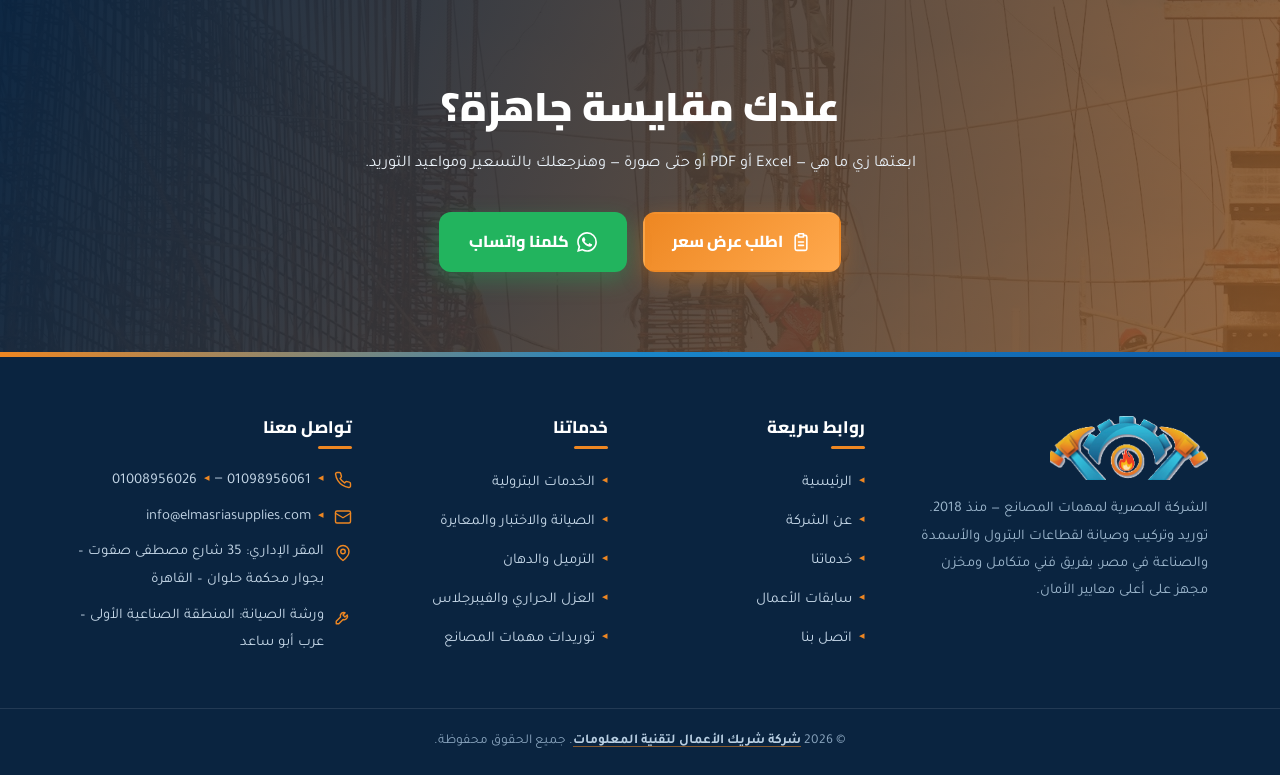
<file: supplies.html>
<!DOCTYPE html>
<!-- Built with Claude website-builder skill -->
<html lang="ar" dir="rtl">
<head>
<meta charset="UTF-8">
<meta name="viewport" content="width=device-width, initial-scale=1.0">
<title>توريدات مهمات المصانع | مواسير ومحابس وفلنجات</title>
<meta name="description" content="توريد مهمات مصانع: مواسير حديد واستانلس، محابس، فلنجات، جوانات، مهمات أمن صناعي، حساسات، كابلات، وخراطيم ضغط عالي — شحن لكل المحافظات.">
<link rel="canonical" href="https://elmasriasupplies.com/supplies.html">
<meta name="robots" content="index, follow, max-image-preview:large">
<meta name="theme-color" content="#0b2b4c">
<meta property="og:type" content="website">
<meta property="og:site_name" content="الشركة المصرية لمهمات المصانع">
<meta property="og:locale" content="ar_EG">
<meta property="og:title" content="توريدات مهمات المصانع | مواسير ومحابس وفلنجات">
<meta property="og:description" content="توريد مهمات مصانع: مواسير حديد واستانلس، محابس، فلنجات، جوانات، مهمات أمن صناعي، حساسات، كابلات، وخراطيم ضغط عالي — شحن لكل المحافظات.">
<meta property="og:url" content="https://elmasriasupplies.com/supplies.html">
<meta property="og:image" content="https://elmasriasupplies.com/assets/img/factory-warehouse.jpg">
<meta property="og:image:width" content="1200">
<meta property="og:image:height" content="630">
<meta property="og:image:type" content="image/jpeg">
<meta property="og:image:alt" content="الشركة المصرية لمهمات المصانع — توريد وتركيب وصيانة لقطاعات البترول والأسمدة والصناعة">
<meta name="twitter:card" content="summary_large_image">
<meta name="twitter:title" content="توريدات مهمات المصانع | مواسير ومحابس وفلنجات">
<meta name="twitter:description" content="توريد مهمات مصانع: مواسير حديد واستانلس، محابس، فلنجات، جوانات، مهمات أمن صناعي، حساسات، كابلات، وخراطيم ضغط عالي — شحن لكل المحافظات.">
<meta name="twitter:image" content="https://elmasriasupplies.com/assets/img/factory-warehouse.jpg">
<link rel="icon" type="image/png" sizes="32x32" href="assets/img/favicon-32.png">
<link rel="icon" type="image/png" sizes="192x192" href="assets/img/favicon-192.png">
<link rel="apple-touch-icon" href="assets/img/favicon-192.png">
<link rel="preconnect" href="https://fonts.googleapis.com">
<link rel="preconnect" href="https://fonts.gstatic.com" crossorigin>
<link href="https://fonts.googleapis.com/css2?family=Cairo:wght@600;700;800;900&family=Tajawal:wght@400;500;700&display=swap" rel="stylesheet">
<link rel="preload" as="image" href="assets/img/factory-warehouse.jpg" fetchpriority="high">
<link rel="stylesheet" href="assets/css/style.css?v=df6ea2d7">
<script type="application/ld+json">{"@context": "https://schema.org", "@type": "Organization", "@id": "https://elmasriasupplies.com/#org", "name": "الشركة المصرية لمهمات المصانع", "alternateName": "Egyptian Company for Factory Supplies", "url": "https://elmasriasupplies.com/", "logo": "https://elmasriasupplies.com/assets/img/logo.png", "image": "https://elmasriasupplies.com/assets/img/og-cover-v2.jpg", "email": "info@elmasriasupplies.com", "telephone": "+201098956061", "foundingDate": "2018", "address": {"@type": "PostalAddress", "streetAddress": "35 شارع مصطفى صفوت، بجوار محكمة حلوان", "addressLocality": "القاهرة", "addressCountry": "EG"}, "contactPoint": [{"@type": "ContactPoint", "telephone": "+201098956061", "contactType": "sales", "availableLanguage": ["ar"]}, {"@type": "ContactPoint", "telephone": "+201008956026", "contactType": "customer service", "availableLanguage": ["ar"]}], "areaServed": "EG"}</script>
<script type="application/ld+json">{"@context": "https://schema.org", "@type": "BreadcrumbList", "itemListElement": [{"@type": "ListItem", "position": 1, "name": "الرئيسية", "item": "https://elmasriasupplies.com/"}, {"@type": "ListItem", "position": 2, "name": "خدماتنا", "item": "https://elmasriasupplies.com/services.html"}, {"@type": "ListItem", "position": 3, "name": "توريدات مهمات المصانع", "item": "https://elmasriasupplies.com/supplies.html"}]}</script>
<script type="application/ld+json">{"@context": "https://schema.org", "@type": "Service", "name": "توريدات مهمات المصانع", "description": "توريد مهمات مصانع: مواسير حديد واستانلس، محابس، فلنجات، جوانات، مهمات أمن صناعي، حساسات، كابلات، وخراطيم ضغط عالي — شحن لكل المحافظات.", "url": "https://elmasriasupplies.com/supplies.html", "areaServed": "EG", "provider": {"@id": "https://elmasriasupplies.com/#org"}, "inLanguage": "ar"}</script>
</head>
<body>

<header class="header">
  <div class="container">
    <a class="brand" href="index.html" aria-label="الشركة المصرية لمهمات المصانع — الرئيسية">
      <img src="assets/img/logo.png" alt="شعار الشركة المصرية لمهمات المصانع" width="180" height="98">
    </a>
    <nav aria-label="القائمة الرئيسية"><ul class="nav"><li><a href="index.html">الرئيسية</a></li><li><a href="about.html">عن الشركة</a></li><li class="active has-dd"><a href="services.html">خدماتنا <svg class="caret" viewBox="0 0 24 24" fill="none" stroke="currentColor" stroke-width="2.4"><path d="M6 9l6 6 6-6"/></svg></a><div class="dropdown"><a href="petroleum-services.html"><svg viewBox="0 0 24 24" fill="none" stroke="currentColor" stroke-width="1.9" stroke-linecap="round" stroke-linejoin="round" aria-hidden="true"><path d="M12 2v4"/><path d="M5 10l7-4 7 4"/><path d="M4 22V10m16 12V10"/><path d="M4 22h16"/><path d="M9 22v-6h6v6"/><circle cx="12" cy="13" r="1.4"/></svg> الخدمات البترولية</a><a href="maintenance-calibration.html"><svg viewBox="0 0 24 24" fill="none" stroke="currentColor" stroke-width="1.9" stroke-linecap="round" stroke-linejoin="round" aria-hidden="true"><circle cx="12" cy="13" r="9"/><path d="M12 13l4-4"/><path d="M12 6v1M5.6 8.6l.7.7M19 13h-1M5 13H4M17.7 8.6l-.7.7"/></svg> الصيانة والاختبار والمعايرة</a><a href="sandblasting-painting.html"><svg viewBox="0 0 24 24" fill="none" stroke="currentColor" stroke-width="1.9" stroke-linecap="round" stroke-linejoin="round" aria-hidden="true"><path d="M4 20c4-1 6-3 7-6l3 3c-3 1-5 3-6 7z"/><path d="M13 11l4-4"/><path d="M17 3l1.5 1.5M20 6l1.5 1.5M20 2l2 2"/><circle cx="15.5" cy="8.5" r="1"/></svg> الترميل والدهان</a><a href="thermal-insulation.html"><svg viewBox="0 0 24 24" fill="none" stroke="currentColor" stroke-width="1.9" stroke-linecap="round" stroke-linejoin="round" aria-hidden="true"><path d="M4 8h9M4 12h9M4 16h9"/><path d="M17 4v10.5a2.5 2.5 0 1 0 2 0V4a1 1 0 0 0-2 0z"/></svg> العزل الحراري والفيبرجلاس</a><a href="supplies.html"><svg viewBox="0 0 24 24" fill="none" stroke="currentColor" stroke-width="1.9" stroke-linecap="round" stroke-linejoin="round" aria-hidden="true"><path d="M21 8l-9-5-9 5v8l9 5 9-5z"/><path d="M3.3 8.5L12 13l8.7-4.5"/><path d="M12 13v9"/><path d="M7.5 5.7l9 4.8"/></svg> توريدات مهمات المصانع</a><a class="all" href="services.html">كل الخدمات <svg viewBox="0 0 24 24" fill="none" stroke="currentColor" stroke-width="1.9" stroke-linecap="round" stroke-linejoin="round" aria-hidden="true"><path d="M19 12H5"/><path d="M11 6l-6 6 6 6"/></svg></a></div></li><li><a href="projects.html">سابقات الأعمال</a></li><li><a href="contact.html">اتصل بنا</a></li></ul></nav>
    <div class="header-cta">
      <a class="btn btn-orange" href="contact.html"><svg viewBox="0 0 24 24" fill="none" stroke="currentColor" stroke-width="1.9" stroke-linecap="round" stroke-linejoin="round" aria-hidden="true"><path d="M9 2h6v4H9z"/><path d="M9 4H7a2 2 0 0 0-2 2v14a2 2 0 0 0 2 2h10a2 2 0 0 0 2-2V6a2 2 0 0 0-2-2h-2"/><path d="M9 12h6M9 16h6"/></svg> اطلب عرض سعر</a>
      <button class="burger" aria-label="فتح القائمة" aria-expanded="false"><span></span><span></span><span></span></button>
    </div>
  </div>
</header>

<section class="phero">
  <div class="ph-bg" style="background-image:url('assets/img/factory-warehouse.jpg')" aria-hidden="true"></div>
  <div class="container">
    <nav class="crumbs" aria-label="مسار الصفحة"><a href="index.html">الرئيسية</a><span class="sep">/</span><a href="services.html">خدماتنا</a><span class="sep">/</span><span class="cur">توريدات مهمات المصانع</span></nav>
    <h1>توريدات مهمات المصانع</h1>
    <p>13 بند توريد أساسي — من المسمار للطلمبة — بيتشحنوا من مخزن واحد مجهز بمعايير أمان.</p>
  </div>
</section>

<section class="sec">
  <div class="container">
    <div class="sec-head rv">
      <span class="kicker">بنود التوريد</span>
      <h2>قايمة مشترياتك… بتتقفل من هنا</h2>
      <p>ابعت المقايسة كاملة — وهنسعّر البنود المتوفرة فورًا ونحدد مواعيد توريد الباقي.</p>
    </div>
    <div class="grid g3"><div class="feat rv d0"><span class="fi"><svg viewBox="0 0 24 24" fill="none" stroke="currentColor" stroke-width="1.9" stroke-linecap="round" stroke-linejoin="round" aria-hidden="true"><path d="M12 2l10 5-10 5L2 7z"/><path d="M2 12l10 5 10-5"/><path d="M2 17l10 5 10-5"/></svg></span><div><h3>مواسير حديد واستانلس</h3><p>بكل الأنواع والمقاسات.</p></div></div><div class="feat rv d1"><span class="fi"><svg viewBox="0 0 24 24" fill="none" stroke="currentColor" stroke-width="1.9" stroke-linecap="round" stroke-linejoin="round" aria-hidden="true"><circle cx="12" cy="13" r="9"/><path d="M12 13l4-4"/><path d="M12 6v1M5.6 8.6l.7.7M19 13h-1M5 13H4M17.7 8.6l-.7.7"/></svg></span><div><h3>محابس ووصلات</h3><p>محابس حديد بأنواعها + وصلات حديد واستانلس ومرنة.</p></div></div><div class="feat rv d2"><span class="fi"><svg viewBox="0 0 24 24" fill="none" stroke="currentColor" stroke-width="1.9" stroke-linecap="round" stroke-linejoin="round" aria-hidden="true"><path d="M14.7 6.3a4.5 4.5 0 0 0-6 5.6L3 17.6V21h3.4l5.7-5.7a4.5 4.5 0 0 0 5.6-6L14.6 12l-2.6-2.6 2.7-3.1z"/></svg></span><div><h3>مسامير وصواميل</h3><p>كل الأنواع والمقاسات.</p></div></div><div class="feat rv d3"><span class="fi"><svg viewBox="0 0 24 24" fill="none" stroke="currentColor" stroke-width="1.9" stroke-linecap="round" stroke-linejoin="round" aria-hidden="true"><path d="M20 6L9 17l-5-5"/></svg></span><div><h3>جوانات وأجهزة قياس</h3><p>جوانات بجودة عالية وأجهزة قياس بأنواعها.</p></div></div><div class="feat rv d0"><span class="fi"><svg viewBox="0 0 24 24" fill="none" stroke="currentColor" stroke-width="1.9" stroke-linecap="round" stroke-linejoin="round" aria-hidden="true"><path d="M12 22s8-4 8-10V5l-8-3-8 3v7c0 6 8 10 8 10z"/><path d="M9 12l2 2 4-4"/></svg></span><div><h3>مهمات أمن صناعي</h3><p>مهمات الأمن الصناعي ومكافحة الحريق وطلمباتها.</p></div></div><div class="feat rv d1"><span class="fi"><svg viewBox="0 0 24 24" fill="none" stroke="currentColor" stroke-width="1.9" stroke-linecap="round" stroke-linejoin="round" aria-hidden="true"><path d="M4 8h9M4 12h9M4 16h9"/><path d="M17 4v10.5a2.5 2.5 0 1 0 2 0V4a1 1 0 0 0-2 0z"/></svg></span><div><h3>حساسات</h3><p>حساسات بكل الأنواع.</p></div></div><div class="feat rv d2"><span class="fi"><svg viewBox="0 0 24 24" fill="none" stroke="currentColor" stroke-width="1.9" stroke-linecap="round" stroke-linejoin="round" aria-hidden="true"><path d="M12 22c4.4 0 7-2.8 7-6.6C19 10 14 7.5 14 3c-3 2-4 5-4 7-1.2-1-2-2.6-2-4-2.2 2-4 5-4 8.4C4 19.2 7.6 22 12 22z"/><path d="M12 22c2 0 3.5-1.4 3.5-3.4 0-2.4-2.3-3.4-3.5-6-1.2 2.6-3.5 3.6-3.5 6 0 2 1.5 3.4 3.5 3.4z"/></svg></span><div><h3>محابس زهر وحريق</h3><p>ومحابس كنترول وأمان.</p></div></div><div class="feat rv d3"><span class="fi"><svg viewBox="0 0 24 24" fill="none" stroke="currentColor" stroke-width="1.9" stroke-linecap="round" stroke-linejoin="round" aria-hidden="true"><path d="M2 21V9l6 4V9l6 4V4h8v17"/><path d="M2 21h20"/><path d="M16 8h2M16 12h2M16 16h2M6 17h2"/></svg></span><div><h3>فلنجات ومستلزمات</h3><p>فلنجات بكل المقاسات ومستلزمات المصانع والشركات.</p></div></div><div class="feat rv d0"><span class="fi"><svg viewBox="0 0 24 24" fill="none" stroke="currentColor" stroke-width="1.9" stroke-linecap="round" stroke-linejoin="round" aria-hidden="true"><path d="M21 8l-9-5-9 5v8l9 5 9-5z"/><path d="M3.3 8.5L12 13l8.7-4.5"/><path d="M12 13v9"/><path d="M7.5 5.7l9 4.8"/></svg></span><div><h3>كابلات وعدد كهربائية</h3><p>وكل ما يخص الكهرباء.</p></div></div><div class="feat rv d1"><span class="fi"><svg viewBox="0 0 24 24" fill="none" stroke="currentColor" stroke-width="1.9" stroke-linecap="round" stroke-linejoin="round" aria-hidden="true"><path d="M12 2s7 7.5 7 12a7 7 0 1 1-14 0c0-4.5 7-12 7-12z"/><path d="M9 14a3 3 0 0 0 3 3"/></svg></span><div><h3>خراطيم ضغط عالي</h3><p>خراطيم للأحماض والكيماويات والزيوت.</p></div></div><div class="feat rv d2"><span class="fi"><svg viewBox="0 0 24 24" fill="none" stroke="currentColor" stroke-width="1.9" stroke-linecap="round" stroke-linejoin="round" aria-hidden="true"><path d="M12 2l10 5-10 5L2 7z"/><path d="M2 12l10 5 10-5"/><path d="M2 17l10 5 10-5"/></svg></span><div><h3>عزل حراري</h3><p>صوف صخري وزجاجي بكل الأنواع.</p></div></div><div class="feat rv d3"><span class="fi"><svg viewBox="0 0 24 24" fill="none" stroke="currentColor" stroke-width="1.9" stroke-linecap="round" stroke-linejoin="round" aria-hidden="true"><path d="M17 21v-2a4 4 0 0 0-4-4H5a4 4 0 0 0-4 4v2"/><circle cx="9" cy="7" r="4"/><path d="M23 21v-2a4 4 0 0 0-3-3.87"/><path d="M16 3.13a4 4 0 0 1 0 7.75"/></svg></span><div><h3>تصنيع يونيفورم</h3><p>كل أنواع اليونيفورم لفرق العمل.</p></div></div><div class="feat rv d0"><span class="fi"><svg viewBox="0 0 24 24" fill="none" stroke="currentColor" stroke-width="1.9" stroke-linecap="round" stroke-linejoin="round" aria-hidden="true"><path d="M14.7 6.3a4.5 4.5 0 0 0-6 5.6L3 17.6V21h3.4l5.7-5.7a4.5 4.5 0 0 0 5.6-6L14.6 12l-2.6-2.6 2.7-3.1z"/></svg></span><div><h3>عدد وآلات مصانع</h3><p>توريد كل أنواع العدد وآلات المصانع.</p></div></div></div>
    <div class="callout rv mt-3" style="max-width:860px;margin-inline:auto">
      <b>مخزن عدة وسقالات:</b>
      <p>بجانب التوريدات، الشركة تمتلك مخزن عدة وسقالات لخدمة كل الأعمال المطلوبة في المواقع.</p>
    </div>
  </div>
</section>

<section class="cta-banner">
  <div class="container rv">
    <h2>عندك مقايسة جاهزة؟</h2>
    <p>ابعتها زي ما هي — Excel أو PDF أو حتى صورة — وهنرجعلك بالتسعير ومواعيد التوريد.</p>
    <div class="hero-cta">
      <a class="btn btn-orange" href="contact.html"><svg viewBox="0 0 24 24" fill="none" stroke="currentColor" stroke-width="1.9" stroke-linecap="round" stroke-linejoin="round" aria-hidden="true"><path d="M9 2h6v4H9z"/><path d="M9 4H7a2 2 0 0 0-2 2v14a2 2 0 0 0 2 2h10a2 2 0 0 0 2-2V6a2 2 0 0 0-2-2h-2"/><path d="M9 12h6M9 16h6"/></svg> اطلب عرض سعر</a>
      <a class="btn btn-wa" href="https://wa.me/201098956061" target="_blank" rel="noopener"><svg viewBox="0 0 24 24" fill="currentColor" aria-hidden="true"><path d="M17.472 14.382c-.297-.149-1.758-.867-2.03-.967-.273-.099-.471-.148-.67.15-.197.297-.767.966-.94 1.164-.173.199-.347.223-.644.075-.297-.15-1.255-.463-2.39-1.475-.883-.788-1.48-1.761-1.653-2.059-.173-.297-.018-.458.13-.606.134-.133.298-.347.446-.52.149-.174.198-.298.298-.497.099-.198.05-.371-.025-.52-.075-.149-.669-1.612-.916-2.207-.242-.579-.487-.5-.669-.51-.173-.008-.371-.01-.57-.01-.198 0-.52.074-.792.372-.272.297-1.04 1.016-1.04 2.479 0 1.462 1.065 2.875 1.213 3.074.149.198 2.096 3.2 5.077 4.487.709.306 1.262.489 1.694.625.712.227 1.36.195 1.871.118.571-.085 1.758-.719 2.006-1.413.248-.694.248-1.289.173-1.413-.074-.124-.272-.198-.57-.347m-5.421 7.403h-.004a9.87 9.87 0 01-5.031-1.378l-.361-.214-3.741.982.998-3.648-.235-.374a9.86 9.86 0 01-1.51-5.26c.001-5.45 4.436-9.884 9.888-9.884 2.64 0 5.122 1.03 6.988 2.898a9.825 9.825 0 012.893 6.994c-.003 5.45-4.437 9.884-9.885 9.884m8.413-18.297A11.815 11.815 0 0012.05 0C5.495 0 .16 5.335.157 11.892c0 2.096.547 4.142 1.588 5.945L.057 24l6.305-1.654a11.882 11.882 0 005.683 1.448h.005c6.554 0 11.89-5.335 11.893-11.893a11.821 11.821 0 00-3.48-8.413z"/></svg> كلمنا واتساب</a>
    </div>
  </div>
</section>


<footer class="footer">
  <div class="container">
    <div class="fgrid">
      <div class="fbrand">
        <img src="assets/img/logo-emblem.png" alt="الشركة المصرية لمهمات المصانع" width="158" height="64" loading="lazy">
        <p>الشركة المصرية لمهمات المصانع — منذ 2018. توريد وتركيب وصيانة لقطاعات البترول والأسمدة والصناعة في مصر، بفريق فني متكامل ومخزن مجهز على أعلى معايير الأمان.</p>
      </div>
      <div>
        <h4>روابط سريعة</h4>
        <ul><li><a href="index.html">الرئيسية</a></li><li><a href="about.html">عن الشركة</a></li><li><a href="services.html">خدماتنا</a></li><li><a href="projects.html">سابقات الأعمال</a></li><li><a href="contact.html">اتصل بنا</a></li></ul>
      </div>
      <div>
        <h4>خدماتنا</h4>
        <ul><li><a href="petroleum-services.html">الخدمات البترولية</a></li><li><a href="maintenance-calibration.html">الصيانة والاختبار والمعايرة</a></li><li><a href="sandblasting-painting.html">الترميل والدهان</a></li><li><a href="thermal-insulation.html">العزل الحراري والفيبرجلاس</a></li><li><a href="supplies.html">توريدات مهمات المصانع</a></li></ul>
      </div>
      <div>
        <h4>تواصل معنا</h4>
        <ul class="fcontact">
          <li><svg viewBox="0 0 24 24" fill="none" stroke="currentColor" stroke-width="1.9" stroke-linecap="round" stroke-linejoin="round" aria-hidden="true"><path d="M22 16.9v3a2 2 0 0 1-2.2 2 19.8 19.8 0 0 1-8.6-3.1 19.5 19.5 0 0 1-6-6A19.8 19.8 0 0 1 2.1 4.2 2 2 0 0 1 4.1 2h3a2 2 0 0 1 2 1.7c.13.96.36 1.9.7 2.8a2 2 0 0 1-.45 2.1L8.1 9.9a16 16 0 0 0 6 6l1.3-1.27a2 2 0 0 1 2.1-.45c.9.34 1.84.57 2.8.7A2 2 0 0 1 22 16.9z"/></svg> <span><a href="tel:+201098956061"><bdo dir="ltr">01098956061</bdo></a> — <a href="tel:+201008956026"><bdo dir="ltr">01008956026</bdo></a></span></li>
          <li><svg viewBox="0 0 24 24" fill="none" stroke="currentColor" stroke-width="1.9" stroke-linecap="round" stroke-linejoin="round" aria-hidden="true"><rect x="2" y="4" width="20" height="16" rx="2"/><path d="M22 7l-10 6L2 7"/></svg> <a href="mailto:info@elmasriasupplies.com">info@elmasriasupplies.com</a></li>
          <li><svg viewBox="0 0 24 24" fill="none" stroke="currentColor" stroke-width="1.9" stroke-linecap="round" stroke-linejoin="round" aria-hidden="true"><path d="M20 10c0 6-8 12-8 12S4 16 4 10a8 8 0 1 1 16 0z"/><circle cx="12" cy="10" r="3"/></svg> <span>المقر الإداري: 35 شارع مصطفى صفوت – بجوار محكمة حلوان – القاهرة</span></li>
          <li><svg viewBox="0 0 24 24" fill="none" stroke="currentColor" stroke-width="1.9" stroke-linecap="round" stroke-linejoin="round" aria-hidden="true"><path d="M14.7 6.3a4.5 4.5 0 0 0-6 5.6L3 17.6V21h3.4l5.7-5.7a4.5 4.5 0 0 0 5.6-6L14.6 12l-2.6-2.6 2.7-3.1z"/></svg> <span>ورشة الصيانة: المنطقة الصناعية الأولى – عرب أبو ساعد</span></li>
        </ul>
      </div>
    </div>
  </div>
  <div class="fbottom">
    <div class="container">© 2026 <a href="https://bp-eg.com" target="_blank" rel="noopener">شركة شريك الأعمال لتقنية المعلومات</a>. جميع الحقوق محفوظة.</div>
  </div>
</footer>
<a class="wa-float" href="https://wa.me/201098956061?text=%D8%A3%D9%87%D9%84%D8%A7%D9%8B%D8%8C%20%D8%B9%D8%A7%D9%8A%D8%B2%20%D8%A3%D8%B7%D9%84%D8%A8%20%D8%B9%D8%B1%D8%B6%20%D8%B3%D8%B9%D8%B1" aria-label="تواصل معنا على واتساب" target="_blank" rel="noopener"><svg viewBox="0 0 24 24" fill="currentColor" aria-hidden="true"><path d="M17.472 14.382c-.297-.149-1.758-.867-2.03-.967-.273-.099-.471-.148-.67.15-.197.297-.767.966-.94 1.164-.173.199-.347.223-.644.075-.297-.15-1.255-.463-2.39-1.475-.883-.788-1.48-1.761-1.653-2.059-.173-.297-.018-.458.13-.606.134-.133.298-.347.446-.52.149-.174.198-.298.298-.497.099-.198.05-.371-.025-.52-.075-.149-.669-1.612-.916-2.207-.242-.579-.487-.5-.669-.51-.173-.008-.371-.01-.57-.01-.198 0-.52.074-.792.372-.272.297-1.04 1.016-1.04 2.479 0 1.462 1.065 2.875 1.213 3.074.149.198 2.096 3.2 5.077 4.487.709.306 1.262.489 1.694.625.712.227 1.36.195 1.871.118.571-.085 1.758-.719 2.006-1.413.248-.694.248-1.289.173-1.413-.074-.124-.272-.198-.57-.347m-5.421 7.403h-.004a9.87 9.87 0 01-5.031-1.378l-.361-.214-3.741.982.998-3.648-.235-.374a9.86 9.86 0 01-1.51-5.26c.001-5.45 4.436-9.884 9.888-9.884 2.64 0 5.122 1.03 6.988 2.898a9.825 9.825 0 012.893 6.994c-.003 5.45-4.437 9.884-9.885 9.884m8.413-18.297A11.815 11.815 0 0012.05 0C5.495 0 .16 5.335.157 11.892c0 2.096.547 4.142 1.588 5.945L.057 24l6.305-1.654a11.882 11.882 0 005.683 1.448h.005c6.554 0 11.89-5.335 11.893-11.893a11.821 11.821 0 00-3.48-8.413z"/></svg></a>
<script src="assets/js/main.js?v=25f01ce3" defer></script>
</body>
</html>
</file>
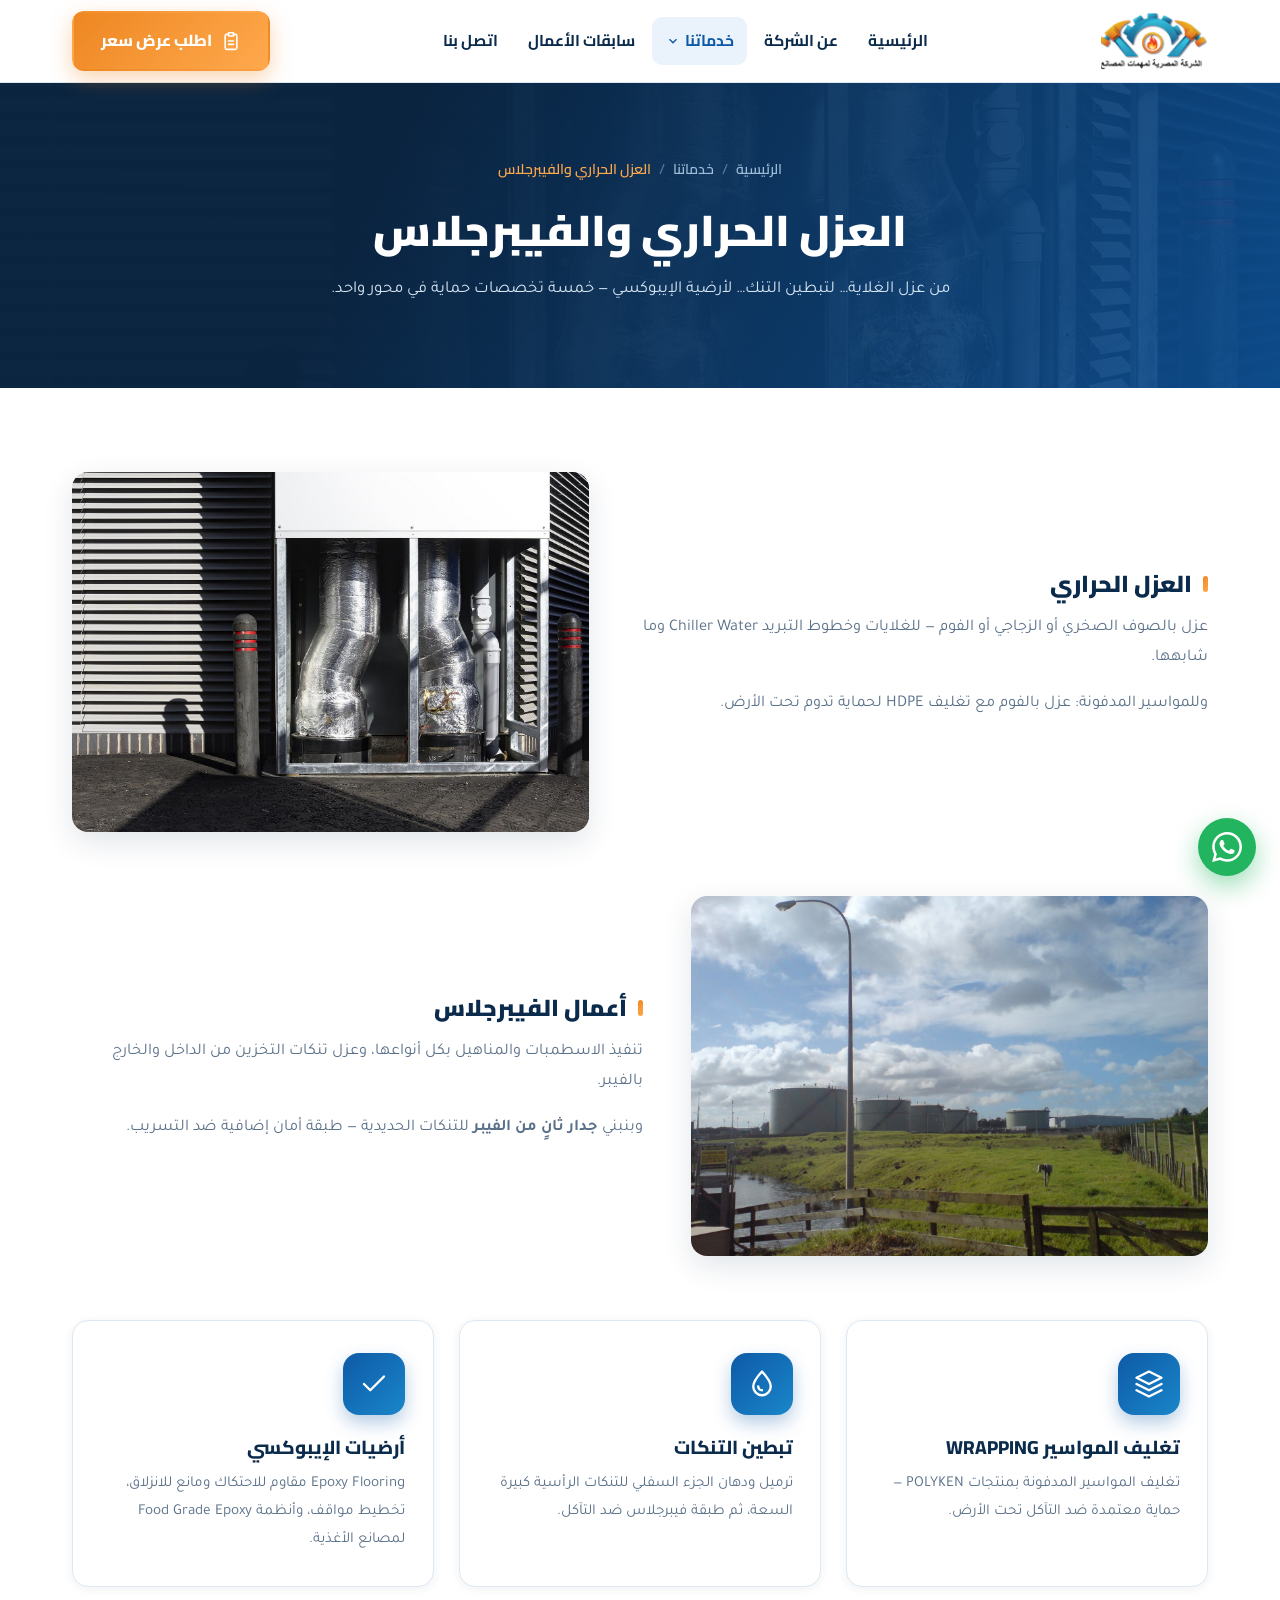
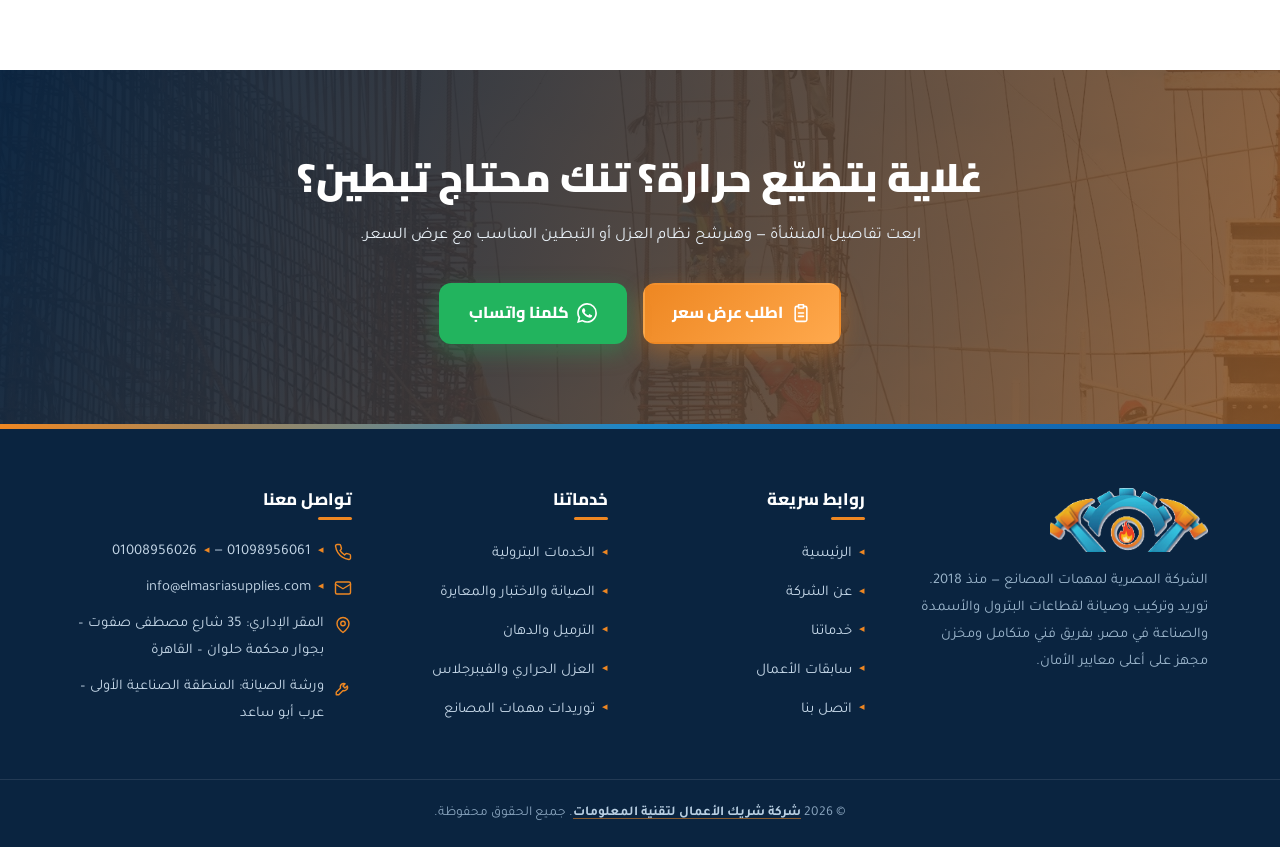
<file: thermal-insulation.html>
<!DOCTYPE html>
<!-- Built with Claude website-builder skill -->
<html lang="ar" dir="rtl">
<head>
<meta charset="UTF-8">
<meta name="viewport" content="width=device-width, initial-scale=1.0">
<title>العزل الحراري والفيبرجلاس | الشركة المصرية لمهمات المصانع</title>
<meta name="description" content="عزل غلايات وخطوط Chiller بالصوف الصخري والزجاجي والفوم، فيبرجلاس وتبطين تنكات، تغليف مواسير POLYKEN، وأرضيات إيبوكسي — في كل مصر.">
<link rel="canonical" href="https://elmasriasupplies.com/thermal-insulation.html">
<meta name="robots" content="index, follow, max-image-preview:large">
<meta name="theme-color" content="#0b2b4c">
<meta property="og:type" content="website">
<meta property="og:site_name" content="الشركة المصرية لمهمات المصانع">
<meta property="og:locale" content="ar_EG">
<meta property="og:title" content="العزل الحراري والفيبرجلاس | الشركة المصرية لمهمات المصانع">
<meta property="og:description" content="عزل غلايات وخطوط Chiller بالصوف الصخري والزجاجي والفوم، فيبرجلاس وتبطين تنكات، تغليف مواسير POLYKEN، وأرضيات إيبوكسي — في كل مصر.">
<meta property="og:url" content="https://elmasriasupplies.com/thermal-insulation.html">
<meta property="og:image" content="https://elmasriasupplies.com/assets/img/thermal-insulation-pipes.jpg">
<meta property="og:image:width" content="1200">
<meta property="og:image:height" content="630">
<meta property="og:image:type" content="image/jpeg">
<meta property="og:image:alt" content="الشركة المصرية لمهمات المصانع — توريد وتركيب وصيانة لقطاعات البترول والأسمدة والصناعة">
<meta name="twitter:card" content="summary_large_image">
<meta name="twitter:title" content="العزل الحراري والفيبرجلاس | الشركة المصرية لمهمات المصانع">
<meta name="twitter:description" content="عزل غلايات وخطوط Chiller بالصوف الصخري والزجاجي والفوم، فيبرجلاس وتبطين تنكات، تغليف مواسير POLYKEN، وأرضيات إيبوكسي — في كل مصر.">
<meta name="twitter:image" content="https://elmasriasupplies.com/assets/img/thermal-insulation-pipes.jpg">
<link rel="icon" type="image/png" sizes="32x32" href="assets/img/favicon-32.png">
<link rel="icon" type="image/png" sizes="192x192" href="assets/img/favicon-192.png">
<link rel="apple-touch-icon" href="assets/img/favicon-192.png">
<link rel="preconnect" href="https://fonts.googleapis.com">
<link rel="preconnect" href="https://fonts.gstatic.com" crossorigin>
<link href="https://fonts.googleapis.com/css2?family=Cairo:wght@600;700;800;900&family=Tajawal:wght@400;500;700&display=swap" rel="stylesheet">
<link rel="preload" as="image" href="assets/img/thermal-insulation-pipes.jpg" fetchpriority="high">
<link rel="stylesheet" href="assets/css/style.css?v=df6ea2d7">
<script type="application/ld+json">{"@context": "https://schema.org", "@type": "Organization", "@id": "https://elmasriasupplies.com/#org", "name": "الشركة المصرية لمهمات المصانع", "alternateName": "Egyptian Company for Factory Supplies", "url": "https://elmasriasupplies.com/", "logo": "https://elmasriasupplies.com/assets/img/logo.png", "image": "https://elmasriasupplies.com/assets/img/og-cover-v2.jpg", "email": "info@elmasriasupplies.com", "telephone": "+201098956061", "foundingDate": "2018", "address": {"@type": "PostalAddress", "streetAddress": "35 شارع مصطفى صفوت، بجوار محكمة حلوان", "addressLocality": "القاهرة", "addressCountry": "EG"}, "contactPoint": [{"@type": "ContactPoint", "telephone": "+201098956061", "contactType": "sales", "availableLanguage": ["ar"]}, {"@type": "ContactPoint", "telephone": "+201008956026", "contactType": "customer service", "availableLanguage": ["ar"]}], "areaServed": "EG"}</script>
<script type="application/ld+json">{"@context": "https://schema.org", "@type": "BreadcrumbList", "itemListElement": [{"@type": "ListItem", "position": 1, "name": "الرئيسية", "item": "https://elmasriasupplies.com/"}, {"@type": "ListItem", "position": 2, "name": "خدماتنا", "item": "https://elmasriasupplies.com/services.html"}, {"@type": "ListItem", "position": 3, "name": "العزل الحراري والفيبرجلاس", "item": "https://elmasriasupplies.com/thermal-insulation.html"}]}</script>
<script type="application/ld+json">{"@context": "https://schema.org", "@type": "Service", "name": "العزل الحراري والفيبرجلاس", "description": "عزل غلايات وخطوط Chiller بالصوف الصخري والزجاجي والفوم، فيبرجلاس وتبطين تنكات، تغليف مواسير POLYKEN، وأرضيات إيبوكسي — في كل مصر.", "url": "https://elmasriasupplies.com/thermal-insulation.html", "areaServed": "EG", "provider": {"@id": "https://elmasriasupplies.com/#org"}, "inLanguage": "ar"}</script>
</head>
<body>

<header class="header">
  <div class="container">
    <a class="brand" href="index.html" aria-label="الشركة المصرية لمهمات المصانع — الرئيسية">
      <img src="assets/img/logo.png" alt="شعار الشركة المصرية لمهمات المصانع" width="180" height="98">
    </a>
    <nav aria-label="القائمة الرئيسية"><ul class="nav"><li><a href="index.html">الرئيسية</a></li><li><a href="about.html">عن الشركة</a></li><li class="active has-dd"><a href="services.html">خدماتنا <svg class="caret" viewBox="0 0 24 24" fill="none" stroke="currentColor" stroke-width="2.4"><path d="M6 9l6 6 6-6"/></svg></a><div class="dropdown"><a href="petroleum-services.html"><svg viewBox="0 0 24 24" fill="none" stroke="currentColor" stroke-width="1.9" stroke-linecap="round" stroke-linejoin="round" aria-hidden="true"><path d="M12 2v4"/><path d="M5 10l7-4 7 4"/><path d="M4 22V10m16 12V10"/><path d="M4 22h16"/><path d="M9 22v-6h6v6"/><circle cx="12" cy="13" r="1.4"/></svg> الخدمات البترولية</a><a href="maintenance-calibration.html"><svg viewBox="0 0 24 24" fill="none" stroke="currentColor" stroke-width="1.9" stroke-linecap="round" stroke-linejoin="round" aria-hidden="true"><circle cx="12" cy="13" r="9"/><path d="M12 13l4-4"/><path d="M12 6v1M5.6 8.6l.7.7M19 13h-1M5 13H4M17.7 8.6l-.7.7"/></svg> الصيانة والاختبار والمعايرة</a><a href="sandblasting-painting.html"><svg viewBox="0 0 24 24" fill="none" stroke="currentColor" stroke-width="1.9" stroke-linecap="round" stroke-linejoin="round" aria-hidden="true"><path d="M4 20c4-1 6-3 7-6l3 3c-3 1-5 3-6 7z"/><path d="M13 11l4-4"/><path d="M17 3l1.5 1.5M20 6l1.5 1.5M20 2l2 2"/><circle cx="15.5" cy="8.5" r="1"/></svg> الترميل والدهان</a><a href="thermal-insulation.html"><svg viewBox="0 0 24 24" fill="none" stroke="currentColor" stroke-width="1.9" stroke-linecap="round" stroke-linejoin="round" aria-hidden="true"><path d="M4 8h9M4 12h9M4 16h9"/><path d="M17 4v10.5a2.5 2.5 0 1 0 2 0V4a1 1 0 0 0-2 0z"/></svg> العزل الحراري والفيبرجلاس</a><a href="supplies.html"><svg viewBox="0 0 24 24" fill="none" stroke="currentColor" stroke-width="1.9" stroke-linecap="round" stroke-linejoin="round" aria-hidden="true"><path d="M21 8l-9-5-9 5v8l9 5 9-5z"/><path d="M3.3 8.5L12 13l8.7-4.5"/><path d="M12 13v9"/><path d="M7.5 5.7l9 4.8"/></svg> توريدات مهمات المصانع</a><a class="all" href="services.html">كل الخدمات <svg viewBox="0 0 24 24" fill="none" stroke="currentColor" stroke-width="1.9" stroke-linecap="round" stroke-linejoin="round" aria-hidden="true"><path d="M19 12H5"/><path d="M11 6l-6 6 6 6"/></svg></a></div></li><li><a href="projects.html">سابقات الأعمال</a></li><li><a href="contact.html">اتصل بنا</a></li></ul></nav>
    <div class="header-cta">
      <a class="btn btn-orange" href="contact.html"><svg viewBox="0 0 24 24" fill="none" stroke="currentColor" stroke-width="1.9" stroke-linecap="round" stroke-linejoin="round" aria-hidden="true"><path d="M9 2h6v4H9z"/><path d="M9 4H7a2 2 0 0 0-2 2v14a2 2 0 0 0 2 2h10a2 2 0 0 0 2-2V6a2 2 0 0 0-2-2h-2"/><path d="M9 12h6M9 16h6"/></svg> اطلب عرض سعر</a>
      <button class="burger" aria-label="فتح القائمة" aria-expanded="false"><span></span><span></span><span></span></button>
    </div>
  </div>
</header>

<section class="phero">
  <div class="ph-bg" style="background-image:url('assets/img/thermal-insulation-pipes.jpg')" aria-hidden="true"></div>
  <div class="container">
    <nav class="crumbs" aria-label="مسار الصفحة"><a href="index.html">الرئيسية</a><span class="sep">/</span><a href="services.html">خدماتنا</a><span class="sep">/</span><span class="cur">العزل الحراري والفيبرجلاس</span></nav>
    <h1>العزل الحراري والفيبرجلاس</h1>
    <p>من عزل الغلاية… لتبطين التنك… لأرضية الإيبوكسي — خمسة تخصصات حماية في محور واحد.</p>
  </div>
</section>

<section class="sec">
  <div class="container">
    <div class="sblock">
      <div class="rv">
        <h2>العزل الحراري</h2>
        <p>عزل بالصوف الصخري أو الزجاجي أو الفوم — للغلايات وخطوط التبريد Chiller Water وما شابهها.</p>
        <p>وللمواسير المدفونة: عزل بالفوم مع تغليف HDPE لحماية تدوم تحت الأرض.</p>
      </div>
      <img class="rv d1" src="assets/img/thermal-insulation-pipes.jpg" alt="مواسير معزولة حرارياً بتكسية معدنية في منشأة طاقة" width="700" height="360" loading="lazy">
    </div>
    <div class="sblock rev">
      <div class="rv">
        <h2>أعمال الفيبرجلاس</h2>
        <p>تنفيذ الاسطمبات والمناهيل بكل أنواعها، وعزل تنكات التخزين من الداخل والخارج بالفيبر.</p>
        <p>وبنبني <b>جدار ثانٍ من الفيبر</b> للتنكات الحديدية — طبقة أمان إضافية ضد التسريب.</p>
      </div>
      <img class="rv d1" src="assets/img/storage-tanks.jpg" alt="تنكات تخزين رأسية في منطقة صناعية" width="700" height="360" loading="lazy">
    </div>
    <div class="grid g3 mt-3">
      <div class="card rv"><span class="ico"><svg viewBox="0 0 24 24" fill="none" stroke="currentColor" stroke-width="1.9" stroke-linecap="round" stroke-linejoin="round" aria-hidden="true"><path d="M12 2l10 5-10 5L2 7z"/><path d="M2 12l10 5 10-5"/><path d="M2 17l10 5 10-5"/></svg></span><h3>تغليف المواسير WRAPPING</h3><p>تغليف المواسير المدفونة بمنتجات POLYKEN — حماية معتمدة ضد التآكل تحت الأرض.</p></div>
      <div class="card rv d1"><span class="ico"><svg viewBox="0 0 24 24" fill="none" stroke="currentColor" stroke-width="1.9" stroke-linecap="round" stroke-linejoin="round" aria-hidden="true"><path d="M12 2s7 7.5 7 12a7 7 0 1 1-14 0c0-4.5 7-12 7-12z"/><path d="M9 14a3 3 0 0 0 3 3"/></svg></span><h3>تبطين التنكات</h3><p>ترميل ودهان الجزء السفلي للتنكات الرأسية كبيرة السعة، ثم طبقة فيبرجلاس ضد التآكل.</p></div>
      <div class="card rv d2"><span class="ico"><svg viewBox="0 0 24 24" fill="none" stroke="currentColor" stroke-width="1.9" stroke-linecap="round" stroke-linejoin="round" aria-hidden="true"><path d="M20 6L9 17l-5-5"/></svg></span><h3>أرضيات الإيبوكسي</h3><p>Epoxy Flooring مقاوم للاحتكاك ومانع للانزلاق، تخطيط مواقف، وأنظمة Food Grade Epoxy لمصانع الأغذية.</p></div>
    </div>
  </div>
</section>

<section class="cta-banner">
  <div class="container rv">
    <h2>غلاية بتضيّع حرارة؟ تنك محتاج تبطين؟</h2>
    <p>ابعت تفاصيل المنشأة — وهنرشح نظام العزل أو التبطين المناسب مع عرض السعر.</p>
    <div class="hero-cta">
      <a class="btn btn-orange" href="contact.html"><svg viewBox="0 0 24 24" fill="none" stroke="currentColor" stroke-width="1.9" stroke-linecap="round" stroke-linejoin="round" aria-hidden="true"><path d="M9 2h6v4H9z"/><path d="M9 4H7a2 2 0 0 0-2 2v14a2 2 0 0 0 2 2h10a2 2 0 0 0 2-2V6a2 2 0 0 0-2-2h-2"/><path d="M9 12h6M9 16h6"/></svg> اطلب عرض سعر</a>
      <a class="btn btn-wa" href="https://wa.me/201098956061" target="_blank" rel="noopener"><svg viewBox="0 0 24 24" fill="currentColor" aria-hidden="true"><path d="M17.472 14.382c-.297-.149-1.758-.867-2.03-.967-.273-.099-.471-.148-.67.15-.197.297-.767.966-.94 1.164-.173.199-.347.223-.644.075-.297-.15-1.255-.463-2.39-1.475-.883-.788-1.48-1.761-1.653-2.059-.173-.297-.018-.458.13-.606.134-.133.298-.347.446-.52.149-.174.198-.298.298-.497.099-.198.05-.371-.025-.52-.075-.149-.669-1.612-.916-2.207-.242-.579-.487-.5-.669-.51-.173-.008-.371-.01-.57-.01-.198 0-.52.074-.792.372-.272.297-1.04 1.016-1.04 2.479 0 1.462 1.065 2.875 1.213 3.074.149.198 2.096 3.2 5.077 4.487.709.306 1.262.489 1.694.625.712.227 1.36.195 1.871.118.571-.085 1.758-.719 2.006-1.413.248-.694.248-1.289.173-1.413-.074-.124-.272-.198-.57-.347m-5.421 7.403h-.004a9.87 9.87 0 01-5.031-1.378l-.361-.214-3.741.982.998-3.648-.235-.374a9.86 9.86 0 01-1.51-5.26c.001-5.45 4.436-9.884 9.888-9.884 2.64 0 5.122 1.03 6.988 2.898a9.825 9.825 0 012.893 6.994c-.003 5.45-4.437 9.884-9.885 9.884m8.413-18.297A11.815 11.815 0 0012.05 0C5.495 0 .16 5.335.157 11.892c0 2.096.547 4.142 1.588 5.945L.057 24l6.305-1.654a11.882 11.882 0 005.683 1.448h.005c6.554 0 11.89-5.335 11.893-11.893a11.821 11.821 0 00-3.48-8.413z"/></svg> كلمنا واتساب</a>
    </div>
  </div>
</section>


<footer class="footer">
  <div class="container">
    <div class="fgrid">
      <div class="fbrand">
        <img src="assets/img/logo-emblem.png" alt="الشركة المصرية لمهمات المصانع" width="158" height="64" loading="lazy">
        <p>الشركة المصرية لمهمات المصانع — منذ 2018. توريد وتركيب وصيانة لقطاعات البترول والأسمدة والصناعة في مصر، بفريق فني متكامل ومخزن مجهز على أعلى معايير الأمان.</p>
      </div>
      <div>
        <h4>روابط سريعة</h4>
        <ul><li><a href="index.html">الرئيسية</a></li><li><a href="about.html">عن الشركة</a></li><li><a href="services.html">خدماتنا</a></li><li><a href="projects.html">سابقات الأعمال</a></li><li><a href="contact.html">اتصل بنا</a></li></ul>
      </div>
      <div>
        <h4>خدماتنا</h4>
        <ul><li><a href="petroleum-services.html">الخدمات البترولية</a></li><li><a href="maintenance-calibration.html">الصيانة والاختبار والمعايرة</a></li><li><a href="sandblasting-painting.html">الترميل والدهان</a></li><li><a href="thermal-insulation.html">العزل الحراري والفيبرجلاس</a></li><li><a href="supplies.html">توريدات مهمات المصانع</a></li></ul>
      </div>
      <div>
        <h4>تواصل معنا</h4>
        <ul class="fcontact">
          <li><svg viewBox="0 0 24 24" fill="none" stroke="currentColor" stroke-width="1.9" stroke-linecap="round" stroke-linejoin="round" aria-hidden="true"><path d="M22 16.9v3a2 2 0 0 1-2.2 2 19.8 19.8 0 0 1-8.6-3.1 19.5 19.5 0 0 1-6-6A19.8 19.8 0 0 1 2.1 4.2 2 2 0 0 1 4.1 2h3a2 2 0 0 1 2 1.7c.13.96.36 1.9.7 2.8a2 2 0 0 1-.45 2.1L8.1 9.9a16 16 0 0 0 6 6l1.3-1.27a2 2 0 0 1 2.1-.45c.9.34 1.84.57 2.8.7A2 2 0 0 1 22 16.9z"/></svg> <span><a href="tel:+201098956061"><bdo dir="ltr">01098956061</bdo></a> — <a href="tel:+201008956026"><bdo dir="ltr">01008956026</bdo></a></span></li>
          <li><svg viewBox="0 0 24 24" fill="none" stroke="currentColor" stroke-width="1.9" stroke-linecap="round" stroke-linejoin="round" aria-hidden="true"><rect x="2" y="4" width="20" height="16" rx="2"/><path d="M22 7l-10 6L2 7"/></svg> <a href="mailto:info@elmasriasupplies.com">info@elmasriasupplies.com</a></li>
          <li><svg viewBox="0 0 24 24" fill="none" stroke="currentColor" stroke-width="1.9" stroke-linecap="round" stroke-linejoin="round" aria-hidden="true"><path d="M20 10c0 6-8 12-8 12S4 16 4 10a8 8 0 1 1 16 0z"/><circle cx="12" cy="10" r="3"/></svg> <span>المقر الإداري: 35 شارع مصطفى صفوت – بجوار محكمة حلوان – القاهرة</span></li>
          <li><svg viewBox="0 0 24 24" fill="none" stroke="currentColor" stroke-width="1.9" stroke-linecap="round" stroke-linejoin="round" aria-hidden="true"><path d="M14.7 6.3a4.5 4.5 0 0 0-6 5.6L3 17.6V21h3.4l5.7-5.7a4.5 4.5 0 0 0 5.6-6L14.6 12l-2.6-2.6 2.7-3.1z"/></svg> <span>ورشة الصيانة: المنطقة الصناعية الأولى – عرب أبو ساعد</span></li>
        </ul>
      </div>
    </div>
  </div>
  <div class="fbottom">
    <div class="container">© 2026 <a href="https://bp-eg.com" target="_blank" rel="noopener">شركة شريك الأعمال لتقنية المعلومات</a>. جميع الحقوق محفوظة.</div>
  </div>
</footer>
<a class="wa-float" href="https://wa.me/201098956061?text=%D8%A3%D9%87%D9%84%D8%A7%D9%8B%D8%8C%20%D8%B9%D8%A7%D9%8A%D8%B2%20%D8%A3%D8%B7%D9%84%D8%A8%20%D8%B9%D8%B1%D8%B6%20%D8%B3%D8%B9%D8%B1" aria-label="تواصل معنا على واتساب" target="_blank" rel="noopener"><svg viewBox="0 0 24 24" fill="currentColor" aria-hidden="true"><path d="M17.472 14.382c-.297-.149-1.758-.867-2.03-.967-.273-.099-.471-.148-.67.15-.197.297-.767.966-.94 1.164-.173.199-.347.223-.644.075-.297-.15-1.255-.463-2.39-1.475-.883-.788-1.48-1.761-1.653-2.059-.173-.297-.018-.458.13-.606.134-.133.298-.347.446-.52.149-.174.198-.298.298-.497.099-.198.05-.371-.025-.52-.075-.149-.669-1.612-.916-2.207-.242-.579-.487-.5-.669-.51-.173-.008-.371-.01-.57-.01-.198 0-.52.074-.792.372-.272.297-1.04 1.016-1.04 2.479 0 1.462 1.065 2.875 1.213 3.074.149.198 2.096 3.2 5.077 4.487.709.306 1.262.489 1.694.625.712.227 1.36.195 1.871.118.571-.085 1.758-.719 2.006-1.413.248-.694.248-1.289.173-1.413-.074-.124-.272-.198-.57-.347m-5.421 7.403h-.004a9.87 9.87 0 01-5.031-1.378l-.361-.214-3.741.982.998-3.648-.235-.374a9.86 9.86 0 01-1.51-5.26c.001-5.45 4.436-9.884 9.888-9.884 2.64 0 5.122 1.03 6.988 2.898a9.825 9.825 0 012.893 6.994c-.003 5.45-4.437 9.884-9.885 9.884m8.413-18.297A11.815 11.815 0 0012.05 0C5.495 0 .16 5.335.157 11.892c0 2.096.547 4.142 1.588 5.945L.057 24l6.305-1.654a11.882 11.882 0 005.683 1.448h.005c6.554 0 11.89-5.335 11.893-11.893a11.821 11.821 0 00-3.48-8.413z"/></svg></a>
<script src="assets/js/main.js?v=25f01ce3" defer></script>
</body>
</html>
</file>
<file: assets/css/style.css>
/* =========================================================
   الشركة المصرية لمهمات المصانع — Design System
   Built with Claude website-builder skill
   Palette: Navy #0b2b4c · Blue #0e5aa7 · Cyan #1a86c9 · Orange #ee8722
   Fonts: Cairo (display) · Tajawal (body)
   ========================================================= */
:root{
  --navy:#0b2b4c; --navy-2:#103a63; --navy-3:#0a2440;
  --blue:#0e5aa7; --cyan:#1a86c9; --cyan-l:#3fa9e0;
  --orange:#ee8722; --orange-d:#d97014; --orange-l:#ffa94d;
  --ink:#14273b; --muted:#5b7189; --faint:#8fa3b8;
  --bg:#f4f8fc; --bg-2:#eaf1f8; --line:#dde8f2; --white:#ffffff;
  --grad-blue:linear-gradient(135deg,var(--blue),var(--cyan));
  --grad-orange:linear-gradient(135deg,var(--orange),var(--orange-l));
  --shadow-sm:0 2px 10px rgba(11,43,76,.07);
  --shadow-md:0 10px 30px rgba(11,43,76,.12);
  --shadow-lg:0 24px 60px rgba(11,43,76,.18);
  --r:16px; --r-sm:12px;
  --container:1180px;
  --fd:'Cairo','Tajawal',sans-serif;
  --fb:'Tajawal','Cairo',sans-serif;
}
*{margin:0;padding:0;box-sizing:border-box}
html{scroll-behavior:smooth}
body{font-family:var(--fb);color:var(--ink);background:var(--white);line-height:1.85;font-size:1.02rem;overflow-x:hidden}
img{max-width:100%;display:block}
a{color:inherit;text-decoration:none}
ul{list-style:none}
h1,h2,h3,h4{font-family:var(--fd);line-height:1.4;color:var(--navy)}
.container{max-width:var(--container);margin-inline:auto;padding-inline:22px}
::selection{background:var(--orange);color:#fff}

/* ---------- Buttons ---------- */
.btn{display:inline-flex;align-items:center;gap:.55rem;font-family:var(--fd);font-weight:800;
  font-size:1rem;padding:.85rem 1.7rem;border-radius:var(--r-sm);border:2px solid transparent;
  cursor:pointer;transition:.25s;white-space:nowrap}
.btn svg{width:20px;height:20px;flex:none}
.btn-orange{background:var(--grad-orange);color:#fff;box-shadow:0 8px 22px rgba(238,135,34,.35)}
.btn-orange:hover{transform:translateY(-3px);box-shadow:0 14px 30px rgba(238,135,34,.45)}
.btn-ghost{border-color:rgba(255,255,255,.55);color:#fff;background:rgba(255,255,255,.06);backdrop-filter:blur(4px)}
.btn-ghost:hover{background:#fff;color:var(--navy)}
.btn-navy{background:var(--navy);color:#fff}
.btn-navy:hover{background:var(--blue);transform:translateY(-3px)}
.btn-line{border-color:var(--blue);color:var(--blue)}
.btn-line:hover{background:var(--blue);color:#fff}
.btn-wa{background:#22b45e;color:#fff;box-shadow:0 8px 22px rgba(34,180,94,.35)}
.btn-wa:hover{transform:translateY(-3px);box-shadow:0 14px 30px rgba(34,180,94,.5)}

/* ---------- Header ---------- */
.header{position:sticky;top:0;background:rgba(255,255,255,.94);backdrop-filter:blur(12px);
  z-index:50;box-shadow:0 1px 0 var(--line);transition:.3s}
.header.scrolled{box-shadow:var(--shadow-md)}
.header .container{display:flex;align-items:center;justify-content:space-between;gap:1rem;min-height:82px}
.brand img{height:58px;width:auto}
.nav{display:flex;align-items:center;gap:.2rem}
.nav>li{position:relative}
.nav a{font-family:var(--fd);font-weight:700;font-size:.98rem;color:var(--navy);
  padding:.6rem .85rem;border-radius:10px;display:inline-flex;align-items:center;gap:.3rem;transition:.2s}
.nav a:hover{color:var(--orange);background:#fef4ea}
.nav li.active>a{color:var(--blue);background:#eaf3fb}
.nav .caret{width:14px;height:14px;flex:none;transition:.25s}
.nav li:hover .caret,.nav li:focus-within .caret{transform:rotate(180deg)}
.dropdown{position:absolute;top:calc(100% + 12px);inset-inline-start:-.5rem;background:#fff;min-width:290px;
  border-radius:14px;box-shadow:var(--shadow-lg);padding:.5rem;opacity:0;visibility:hidden;z-index:5;
  transform:translateY(10px);transition:opacity .22s,transform .22s,visibility .22s;
  border-top:3px solid var(--orange)}
/* invisible bridge so the pointer can cross the gap without closing the menu */
.dropdown::before{content:"";position:absolute;inset-inline:0;top:-15px;height:15px}
.nav li:hover .dropdown,.nav li:focus-within .dropdown{opacity:1;visibility:visible;transform:translateY(0)}
.dropdown a{display:flex;align-items:center;width:100%;padding:.62rem .7rem;font-size:.93rem;
  font-weight:600;line-height:1.55;gap:.6rem;border-radius:10px;white-space:nowrap}
.dropdown a svg{width:20px;height:20px;flex:none;color:var(--cyan);transition:.2s}
.dropdown a:hover{background:var(--bg);color:var(--blue)}
.dropdown a:hover svg{color:var(--blue)}
.dropdown a:focus-visible{outline:2px solid var(--blue);outline-offset:-2px}
.dropdown a.all{position:relative;color:var(--orange);font-weight:800;margin-top:.45rem}
.dropdown a.all::before{content:"";position:absolute;top:-.24rem;inset-inline:.5rem;
  height:1px;background:var(--line)}
.dropdown a.all svg{color:var(--orange);margin-inline-start:auto}
.dropdown a.all:hover{background:#fef4ea;color:var(--orange-d)}
.dropdown a.all:hover svg{color:var(--orange-d);transform:translateX(-4px)}
.header-cta{display:flex;align-items:center;gap:.7rem}
.burger{display:none;background:none;border:0;cursor:pointer;padding:6px}
.burger span{display:block;width:26px;height:3px;background:var(--navy);margin:5px 0;border-radius:3px;transition:.3s}
.burger.open span:nth-child(1){transform:translateY(8px) rotate(45deg)}
.burger.open span:nth-child(2){opacity:0}
.burger.open span:nth-child(3){transform:translateY(-8px) rotate(-45deg)}
@media(max-width:1080px){
  /* backdrop-filter would make .header a containing block for the fixed drawer,
     clipping it to the header's own box — the bar is 94% opaque anyway */
  .header{backdrop-filter:none}
  /* لوح أبيض بطول الصفحة كلها + طبقة تظليل على باقي الشاشة */
  .nav{position:fixed;inset-block:0;inset-inline-start:0;width:min(86vw,380px);
    background:#fff;flex-direction:column;justify-content:flex-start;
    align-items:stretch;padding:104px 20px 40px;gap:.25rem;transform:translateX(100%);
    transition:transform .35s cubic-bezier(.4,0,.2,1);
    z-index:49;overflow-y:auto;overscroll-behavior:contain;
    box-shadow:-12px 0 40px rgba(11,43,76,.22)}
  .nav.open{transform:translateX(0)}
  body.nav-open::after{content:"";position:fixed;inset:0;z-index:48;
    background:rgba(11,43,76,.55);backdrop-filter:blur(2px);animation:scrimIn .3s}
  @keyframes scrimIn{from{opacity:0}}
  .nav a{color:var(--navy);font-size:1.08rem;width:100%;justify-content:space-between;
    padding:.72rem .85rem;border-radius:11px}
  .nav a:hover,.nav li.active>a{background:#eaf3fb;color:var(--blue)}
  .nav li.active>a{font-weight:800}
  .dropdown{position:static;opacity:1;visibility:visible;transform:none;background:var(--bg);
    box-shadow:none;display:none;border-top:0;border:1px solid var(--line);border-radius:12px;
    margin-top:.35rem;padding:.35rem;min-width:0}
  .dropdown::before{display:none}
  .nav li.exp .dropdown{display:block}
  .nav li.exp>a .caret{transform:rotate(180deg)}
  .dropdown a{color:var(--ink);font-size:.97rem;font-weight:600;padding:.65rem .75rem;
    justify-content:flex-start;white-space:normal}
  .dropdown a svg{width:21px;height:21px;color:var(--cyan)}
  .dropdown a:hover{background:#fff;color:var(--blue)}
  .dropdown a:hover svg{color:var(--blue)}
  .dropdown a.all{color:var(--orange)}
  .dropdown a.all::before{background:var(--line)}
  .dropdown a.all:hover{background:#fef4ea;color:var(--orange-d)}
  .dropdown a.all:hover svg{color:var(--orange-d)}
  .burger{display:block;position:relative;z-index:51}
  .burger.open span{background:var(--navy)}
  .header-cta .btn{display:none}
  .header-cta .burger{display:block}
}

/* ---------- Hero (home) ---------- */
.hero{position:relative;background:var(--navy);color:#fff;overflow:hidden}
.hero::before{content:"";position:absolute;inset:0;
  background:url("../img/hero-industrial-egypt.jpg") center/cover no-repeat;opacity:.42}
.hero::after{content:"";position:absolute;inset:0;
  background:linear-gradient(115deg,rgba(10,36,64,.96) 25%,rgba(14,90,167,.62) 65%,rgba(26,134,201,.35));}
.hero .container{position:relative;z-index:2;padding:7.5rem 22px 9.5rem;max-width:900px;text-align:center}
.eyebrow{display:inline-flex;align-items:center;gap:.5rem;background:rgba(238,135,34,.16);
  border:1px solid rgba(238,135,34,.5);color:var(--orange-l);font-family:var(--fd);font-weight:700;
  font-size:.9rem;padding:.4rem 1.1rem;border-radius:999px;margin-bottom:1.4rem}
.eyebrow::before{content:"";width:8px;height:8px;border-radius:50%;background:var(--orange);
  box-shadow:0 0 0 4px rgba(238,135,34,.25);animation:pulse 2s infinite}
@keyframes pulse{50%{box-shadow:0 0 0 8px rgba(238,135,34,0)}}
.hero h1{color:#fff;font-size:clamp(1.9rem,4.6vw,3.3rem);font-weight:900;margin-bottom:1.2rem}
.hero h1 em{font-style:normal;color:var(--orange-l);position:relative}
.hero p{font-size:clamp(1rem,1.6vw,1.2rem);color:#d7e6f4;max-width:700px;margin:0 auto 2.2rem}
.hero-cta{display:flex;gap:1rem;justify-content:center;flex-wrap:wrap}
.hero-shape{position:absolute;bottom:-1px;inset-inline:0;z-index:3}
.hero-shape svg{display:block;width:100%;height:90px}
/* diagonal brand ribbons */
.ribbon{position:absolute;z-index:1;pointer-events:none}
.ribbon.tl{top:0;inset-inline-start:0;border-inline-start:170px solid var(--cyan);border-bottom:110px solid transparent;opacity:.85}
.ribbon.tl2{top:0;inset-inline-start:0;border-inline-start:90px solid var(--orange);border-bottom:60px solid transparent}
.ribbon.br{bottom:0;inset-inline-end:0;border-inline-end:210px solid var(--orange);border-top:130px solid transparent;opacity:.9;z-index:3}
.ribbon.br2{bottom:0;inset-inline-end:0;border-inline-end:110px solid var(--cyan);border-top:70px solid transparent;z-index:3}

/* ---------- Trust strip ---------- */
.trust{background:#fff;padding:1.6rem 0;border-bottom:1px solid var(--line)}
.trust .container{display:flex;align-items:center;gap:1.4rem;flex-wrap:wrap;justify-content:center}
.trust .tl-label{font-family:var(--fd);font-weight:800;color:var(--muted);font-size:.9rem;white-space:nowrap}
.trust ul{display:flex;gap:.7rem;flex-wrap:wrap;justify-content:center}
.trust li{font-family:var(--fd);font-weight:700;color:var(--navy);background:var(--bg);
  border:1px solid var(--line);padding:.35rem 1rem;border-radius:999px;font-size:.88rem}

/* ---------- Sections ---------- */
.sec{padding:5.2rem 0;position:relative}
.sec.alt{background:var(--bg)}
.sec-head{max-width:720px;margin:0 auto 3rem;text-align:center}
.kicker{display:inline-block;font-family:var(--fd);font-weight:800;font-size:.85rem;color:var(--orange);
  letter-spacing:.5px;background:#fdf0e2;padding:.3rem 1rem;border-radius:999px;margin-bottom:.9rem}
.sec-head h2{font-size:clamp(1.55rem,3.2vw,2.3rem);font-weight:900;margin-bottom:.8rem}
.sec-head p{color:var(--muted)}
.tstart{text-align:start}
.tstart.sec-head{margin-inline-start:0}

/* ---------- Stats ---------- */
.stats{background:var(--navy);position:relative;overflow:hidden;padding:3.4rem 0}
.stats::before{content:"";position:absolute;inset-inline-start:-60px;top:-60px;width:260px;height:260px;
  background:var(--grad-blue);opacity:.25;transform:rotate(45deg)}
.stats::after{content:"";position:absolute;inset-inline-end:-70px;bottom:-70px;width:240px;height:240px;
  background:var(--grad-orange);opacity:.22;transform:rotate(45deg)}
.stats .container{display:grid;grid-template-columns:repeat(4,1fr);gap:1.4rem;position:relative;z-index:1}
.stat{text-align:center;color:#fff;padding:1rem .4rem;border-inline-start:1px solid rgba(255,255,255,.12)}
.stat:first-child{border-inline-start:0}
.stat b{display:block;font-family:var(--fd);font-size:clamp(1.9rem,3.4vw,2.7rem);font-weight:900;color:var(--orange-l)}
.stat span{color:#bcd3e6;font-size:.95rem}
@media(max-width:840px){.stats .container{grid-template-columns:repeat(2,1fr)}.stat{border-inline-start:0}}

/* ---------- Cards / services ---------- */
.grid{display:grid;gap:1.6rem}
.g2{grid-template-columns:repeat(2,1fr)}
.g3{grid-template-columns:repeat(3,1fr)}
.g4{grid-template-columns:repeat(4,1fr)}
@media(max-width:1000px){.g3,.g4{grid-template-columns:repeat(2,1fr)}}
@media(max-width:640px){.g2,.g3,.g4{grid-template-columns:1fr}}
.card{background:#fff;border-radius:var(--r);padding:2rem 1.7rem;box-shadow:var(--shadow-sm);
  border:1px solid var(--line);position:relative;overflow:hidden;transition:.3s;display:flex;flex-direction:column}
.card::before{content:"";position:absolute;top:0;inset-inline:0;height:4px;background:var(--grad-blue);
  transform:scaleX(0);transform-origin:right;transition:.35s}
.card:hover{transform:translateY(-8px);box-shadow:var(--shadow-lg);border-color:transparent}
.card:hover::before{transform:scaleX(1)}
.card .ico{width:62px;height:62px;border-radius:16px;background:var(--grad-blue);color:#fff;
  display:grid;place-items:center;margin-bottom:1.2rem;box-shadow:0 8px 18px rgba(14,90,167,.3);transition:.3s}
.card:hover .ico{background:var(--grad-orange);box-shadow:0 8px 18px rgba(238,135,34,.35);transform:rotate(-6deg) scale(1.05)}
.card .ico svg{width:30px;height:30px}
.card h3{font-size:1.18rem;font-weight:800;margin-bottom:.6rem}
.card p{color:var(--muted);font-size:.95rem;flex:1}
.card .more{margin-top:1.1rem;font-family:var(--fd);font-weight:800;color:var(--blue);
  display:inline-flex;align-items:center;gap:.4rem;font-size:.92rem}
.card .more svg{width:17px;height:17px;transition:.25s}
.card:hover .more{color:var(--orange)}
.card:hover .more svg{transform:translateX(-5px)}

/* ---------- Split (image + text) ---------- */
.split{display:grid;grid-template-columns:1fr 1fr;gap:3.5rem;align-items:center}
@media(max-width:920px){.split{grid-template-columns:1fr;gap:2.2rem}}
.split-img{position:relative}
.split-img img{border-radius:var(--r);box-shadow:var(--shadow-lg);width:100%;height:440px;object-fit:cover}
.split-img::before{content:"";position:absolute;inset-inline-start:-18px;top:-18px;width:130px;height:130px;
  border-top:6px solid var(--orange);border-inline-start:6px solid var(--orange);border-radius:var(--r) 0 0 0;z-index:1}
.split-img::after{content:"";position:absolute;inset-inline-end:-18px;bottom:-18px;width:130px;height:130px;
  border-bottom:6px solid var(--cyan);border-inline-end:6px solid var(--cyan);border-radius:0 0 var(--r) 0}
.badge-year{position:absolute;bottom:26px;inset-inline-start:-14px;background:var(--grad-orange);color:#fff;
  border-radius:14px;padding:.9rem 1.4rem;font-family:var(--fd);box-shadow:var(--shadow-md);z-index:2;text-align:center}
.badge-year b{display:block;font-size:1.7rem;font-weight:900;line-height:1.2}
.badge-year span{font-size:.8rem;opacity:.95}
.split-txt h2{font-size:clamp(1.5rem,3vw,2.15rem);font-weight:900;margin-bottom:1rem}
.split-txt>p{color:var(--muted);margin-bottom:1.4rem}
.checks{display:grid;gap:.75rem;margin-bottom:1.8rem}
.checks li{display:flex;gap:.7rem;align-items:flex-start;font-weight:500}
.checks svg{width:22px;height:22px;color:var(--orange);flex:none;margin-top:4px}

/* ---------- Feature list (icon rows) ---------- */
.feat{display:flex;gap:1.1rem;align-items:flex-start;background:#fff;border:1px solid var(--line);
  border-radius:var(--r);padding:1.4rem;transition:.3s}
.feat:hover{box-shadow:var(--shadow-md);transform:translateY(-4px);border-color:#f3d9bd}
.feat .fi{width:50px;height:50px;flex:none;border-radius:12px;background:#fdf0e2;color:var(--orange);
  display:grid;place-items:center}
.feat .fi svg{width:26px;height:26px}
.feat h3{font-size:1.05rem;font-weight:800;margin-bottom:.3rem}
.feat p{color:var(--muted);font-size:.92rem}

/* ---------- Dark band ---------- */
.band{background:var(--navy);color:#fff;position:relative;overflow:hidden}
.band::before{content:"";position:absolute;inset:0;background:url("../img/cta-dark-industrial.jpg") center/cover;opacity:.16}
.band::after{content:"";position:absolute;inset:0;background:linear-gradient(120deg,rgba(10,36,64,.95),rgba(14,90,167,.75))}
.band .container{position:relative;z-index:2}
.band h2,.band h3{color:#fff}
.band .kicker{background:rgba(238,135,34,.18);color:var(--orange-l)}
.band p{color:#cfe0ef}

/* chips */
.chips{display:flex;flex-wrap:wrap;gap:.7rem;justify-content:center}
.chips li{background:rgba(255,255,255,.07);border:1px solid rgba(255,255,255,.18);color:#e7f1fa;
  font-family:var(--fd);font-weight:700;font-size:.9rem;padding:.5rem 1.15rem;border-radius:999px;transition:.25s}
.chips li:hover{background:var(--orange);border-color:var(--orange);transform:translateY(-3px)}
.chips.light li{background:#fff;border:1px solid var(--line);color:var(--navy)}
.chips.light li:hover{background:var(--blue);border-color:var(--blue);color:#fff}

/* ---------- CTA banner ---------- */
.cta-banner{position:relative;background:var(--navy);color:#fff;overflow:hidden;text-align:center}
.cta-banner::before{content:"";position:absolute;inset:0;background:url("../img/cta-dark-industrial.jpg") center/cover;opacity:.25}
.cta-banner::after{content:"";position:absolute;inset:0;background:linear-gradient(115deg,rgba(10,36,64,.94),rgba(217,112,20,.55))}
.cta-banner .container{position:relative;z-index:2;padding:5rem 22px}
.cta-banner h2{color:#fff;font-size:clamp(1.6rem,3.4vw,2.5rem);font-weight:900;margin-bottom:.9rem}
.cta-banner p{color:#e9f1f8;max-width:640px;margin:0 auto 2rem}
.cta-banner .hero-cta{margin:0 auto}

/* ---------- Page hero (inner pages) ---------- */
.phero{position:relative;background:var(--navy);color:#fff;overflow:hidden}
.ph-bg{position:absolute;inset:0;background-size:cover;background-position:center;opacity:.30}
.phero::after{content:"";position:absolute;inset:0;background:linear-gradient(115deg,rgba(10,36,64,.97) 30%,rgba(14,90,167,.72))}
.phero .container{position:relative;z-index:2;padding:4.6rem 22px 5.2rem;text-align:center;max-width:820px}
.phero h1{color:#fff;font-size:clamp(1.7rem,3.8vw,2.7rem);font-weight:900;margin-bottom:.8rem}
.phero p{color:#d7e6f4;font-size:1.05rem}
.crumbs{position:relative;z-index:2;display:flex;justify-content:center;gap:.5rem;flex-wrap:wrap;
  font-size:.88rem;color:#9dbdd8;margin-bottom:1.2rem;font-family:var(--fd);font-weight:600}
.crumbs a:hover{color:var(--orange-l)}
.crumbs .sep{opacity:.5}
.crumbs .cur{color:var(--orange-l)}

/* ---------- Detail list ---------- */
.dlist{display:grid;gap:1rem}
.dlist li{display:flex;gap:1rem;align-items:flex-start;background:#fff;border:1px solid var(--line);
  border-radius:var(--r-sm);padding:1.15rem 1.3rem;transition:.25s}
.dlist li:hover{border-color:var(--cyan);box-shadow:var(--shadow-sm);transform:translateX(-6px)}
.dlist svg{width:24px;height:24px;color:var(--blue);flex:none;margin-top:4px}
.dlist b{color:var(--navy)}

/* ---------- Service detail blocks ---------- */
.sblock{display:grid;grid-template-columns:1.05fr .95fr;gap:3rem;align-items:center;margin-bottom:4rem}
.sblock:last-child{margin-bottom:0}
.sblock.rev{direction:ltr}
.sblock.rev>*{direction:rtl}
@media(max-width:920px){.sblock,.sblock.rev{grid-template-columns:1fr;direction:rtl;gap:1.6rem}}
.sblock img{border-radius:var(--r);box-shadow:var(--shadow-md);width:100%;height:360px;object-fit:cover}
.sblock h2,.sblock h3{font-size:1.45rem;font-weight:900;margin-bottom:.8rem;position:relative;padding-inline-start:1rem}
.sblock h2::before,.sblock h3::before{content:"";position:absolute;inset-inline-start:0;top:8px;bottom:8px;width:5px;
  border-radius:5px;background:var(--grad-orange)}
.sblock p{color:var(--muted);margin-bottom:1rem}

/* ---------- Callout ---------- */
.callout{background:linear-gradient(120deg,#fdf3e7,#fff);border:1px solid #f5ddc0;border-inline-start:5px solid var(--orange);
  border-radius:var(--r-sm);padding:1.4rem 1.6rem;margin-top:1.5rem}
.callout b{color:var(--navy);font-family:var(--fd)}
.callout p{color:var(--muted);margin:0;font-size:.95rem}

/* ---------- Projects timeline ---------- */
.pline{position:relative;max-width:840px;margin-inline:auto}
.pline::before{content:"";position:absolute;inset-inline-start:24px;top:8px;bottom:8px;width:3px;
  background:linear-gradient(var(--cyan),var(--orange))}
.pitem{position:relative;padding-inline-start:70px;margin-bottom:1.8rem}
.pitem::before{content:"";position:absolute;inset-inline-start:14px;top:8px;width:22px;height:22px;border-radius:50%;
  background:#fff;border:5px solid var(--orange);box-shadow:0 0 0 5px #fdf0e2}
.pitem:nth-child(even)::before{border-color:var(--cyan);box-shadow:0 0 0 5px #e7f3fb}
.pitem .pcard{background:#fff;border:1px solid var(--line);border-radius:var(--r);padding:1.3rem 1.5rem;
  box-shadow:var(--shadow-sm);transition:.25s}
.pitem .pcard:hover{box-shadow:var(--shadow-md);transform:translateX(-6px)}
.pitem h3{font-size:1.08rem;font-weight:800;margin-bottom:.3rem}
.pitem p{color:var(--muted);font-size:.93rem}
.ptag{display:inline-block;background:#eaf3fb;color:var(--blue);font-family:var(--fd);font-weight:700;
  font-size:.75rem;padding:.15rem .7rem;border-radius:999px;margin-bottom:.5rem}

/* ---------- Contact ---------- */
.cinfo{display:grid;gap:1.1rem}
.cinfo .ci{display:flex;gap:1rem;align-items:flex-start;background:#fff;border:1px solid var(--line);
  border-radius:var(--r-sm);padding:1.2rem 1.3rem;transition:.25s}
.cinfo .ci:hover{box-shadow:var(--shadow-md);border-color:#cfe3f4}
.cinfo .cii{width:48px;height:48px;flex:none;border-radius:12px;background:var(--grad-blue);color:#fff;display:grid;place-items:center}
.cinfo .ci:nth-child(even) .cii{background:var(--grad-orange)}
.cinfo .cii svg{width:24px;height:24px}
.cinfo h3{font-size:1rem;font-weight:800;margin-bottom:.15rem}
.cinfo p,.cinfo a{color:var(--muted);font-size:.94rem}
.cinfo a:hover{color:var(--blue)}
.cinfo bdo{unicode-bidi:bidi-override;direction:ltr}
.form{background:#fff;border:1px solid var(--line);border-radius:var(--r);padding:2.2rem;box-shadow:var(--shadow-md)}
.form h2{font-size:1.4rem;font-weight:900;margin-bottom:.4rem}
.form .fsub{color:var(--muted);font-size:.93rem;margin-bottom:1.6rem}
.frow{display:grid;grid-template-columns:1fr 1fr;gap:1rem}
@media(max-width:640px){.frow{grid-template-columns:1fr}}
.fg{margin-bottom:1rem}
.fg label{display:block;font-family:var(--fd);font-weight:700;font-size:.9rem;margin-bottom:.35rem;color:var(--navy)}
.fg input,.fg select,.fg textarea{width:100%;border:1.5px solid var(--line);border-radius:10px;padding:.8rem 1rem;
  font-family:var(--fb);font-size:.97rem;color:var(--ink);background:var(--bg);transition:.2s}
.fg input:focus,.fg select:focus,.fg textarea:focus{outline:0;border-color:var(--cyan);background:#fff;
  box-shadow:0 0 0 4px rgba(26,134,201,.12)}
.fg textarea{min-height:130px;resize:vertical}
.map{border-radius:var(--r);overflow:hidden;box-shadow:var(--shadow-md);border:1px solid var(--line);margin-top:3.4rem}
.map-bar{display:flex;align-items:center;justify-content:space-between;gap:1rem;flex-wrap:wrap;
  padding:1rem 1.25rem;background:var(--bg);border-bottom:1px solid var(--line)}
.map-where{display:flex;align-items:center;gap:.7rem;min-width:0}
.map-where svg{width:22px;height:22px;flex:none;color:var(--orange)}
.map-where strong{display:block;font-family:var(--fd);font-weight:800;color:var(--navy);font-size:1rem;line-height:1.5}
.map-where span{display:block;color:var(--muted);font-size:.92rem;line-height:1.5}
.map-dir{padding:.6rem 1.15rem;font-size:.93rem;flex:none}
.map-dir svg{width:18px;height:18px}
.map iframe{display:block;width:100%;height:380px;border:0;filter:saturate(.9)}
@media(max-width:640px){
  .map-bar{padding:.9rem 1rem}
  .map-dir{width:100%;justify-content:center}
  .map iframe{height:300px}
}

/* ---------- Footer ---------- */
.footer{background:var(--navy-3);color:#c6d8e8;position:relative;overflow:hidden}
.footer::before{content:"";position:absolute;top:0;inset-inline:0;height:5px;
  background:linear-gradient(90deg,var(--orange),var(--cyan),var(--blue))}
.fgrid{display:grid;grid-template-columns:1.4fr 1fr 1fr 1.3fr;gap:2.6rem;padding:4rem 0 2.6rem}
/* على الشاشات الصغيرة: "روابط سريعة" و"خدماتنا" جنب بعض في صفين،
   والبراند وبيانات التواصل بعرض كامل */
@media(max-width:980px){
  .fgrid{grid-template-columns:1fr 1fr;gap:2rem}
  .fgrid>.fbrand,.fgrid>div:last-child{grid-column:1/-1}
}
@media(max-width:600px){
  .fgrid{gap:1.7rem 1.1rem;padding:3rem 0 2rem}
  .footer ul a{font-size:.88rem}
}
.footer .fbrand img{height:64px;margin-bottom:1rem}
.footer .fbrand p{font-size:.92rem;color:#9db7cd}
.footer h4{color:#fff;font-size:1.05rem;font-weight:800;margin-bottom:1.1rem;position:relative;padding-bottom:.55rem}
.footer h4::after{content:"";position:absolute;bottom:0;inset-inline-start:0;width:34px;height:3px;border-radius:3px;background:var(--orange)}
.footer ul li{margin-bottom:.55rem}
.footer ul a{display:inline-flex;align-items:center;gap:.45rem;font-size:.93rem;transition:.2s}
.footer ul a::before{content:"◂";color:var(--orange);font-size:.7rem}
.footer ul a:hover{color:var(--orange-l);transform:translateX(-4px)}
.fcontact li{display:flex;gap:.6rem;margin-bottom:.8rem;font-size:.92rem;align-items:flex-start}
.fcontact svg{width:18px;height:18px;color:var(--orange);flex:none;margin-top:5px}
.fcontact a:hover{color:var(--orange-l)}
.fcontact bdo{unicode-bidi:bidi-override;direction:ltr}
.fbottom{border-top:1px solid rgba(255,255,255,.1);padding:1.3rem 0;text-align:center;font-size:.85rem;color:#8aa5be}
.fbottom a{color:#b9cfe2;font-weight:700;text-decoration:underline;text-underline-offset:3px;
  text-decoration-color:rgba(238,135,34,.55);transition:.2s}
.fbottom a:hover{color:var(--orange-l);text-decoration-color:var(--orange-l)}
/* مساحة تحت السطر الأخير عشان زرار الواتساب العائم مايغطيهوش */
@media(max-width:1080px){.fbottom{padding-bottom:5.5rem}}

/* ---------- WhatsApp float ---------- */
.wa-float{position:fixed;z-index:70;width:58px;height:58px;border-radius:50%;
  bottom:calc(24px + env(safe-area-inset-bottom));
  inset-inline-start:calc(24px + env(safe-area-inset-left));
  background:#22b45e;color:#fff;display:grid;place-items:center;box-shadow:0 10px 26px rgba(34,180,94,.45);
  transition:transform .3s,opacity .25s,visibility .25s;animation:waPop .6s .8s backwards}
.wa-float:hover{transform:scale(1.12) rotate(6deg)}
.wa-float:focus-visible{outline:3px solid #fff;outline-offset:3px}
.wa-float svg{width:30px;height:30px}
/* الزرار مايعومش فوق قائمة الموبايل وهي مفتوحة */
body.nav-open .wa-float{opacity:0;visibility:hidden;pointer-events:none;transform:scale(.7)}
@keyframes waPop{from{transform:scale(0)}}
@media(prefers-reduced-motion:reduce){.wa-float{animation:none}}

/* ---------- Reveal on scroll ---------- */
.rv{opacity:0;transform:translateY(28px);transition:opacity .7s ease,transform .7s ease}
.rv.in{opacity:1;transform:none}
.rv.d1{transition-delay:.1s}.rv.d2{transition-delay:.2s}.rv.d3{transition-delay:.3s}.rv.d4{transition-delay:.4s}
@media(prefers-reduced-motion:reduce){.rv{opacity:1;transform:none;transition:none}}

/* ---------- Misc ---------- */
.mt-2{margin-top:2rem}.mt-3{margin-top:3rem}.center{text-align:center}
.lead{font-size:1.08rem;color:var(--muted)}
.two-col{columns:2;column-gap:2.4rem}
@media(max-width:760px){.two-col{columns:1}}
</file>
